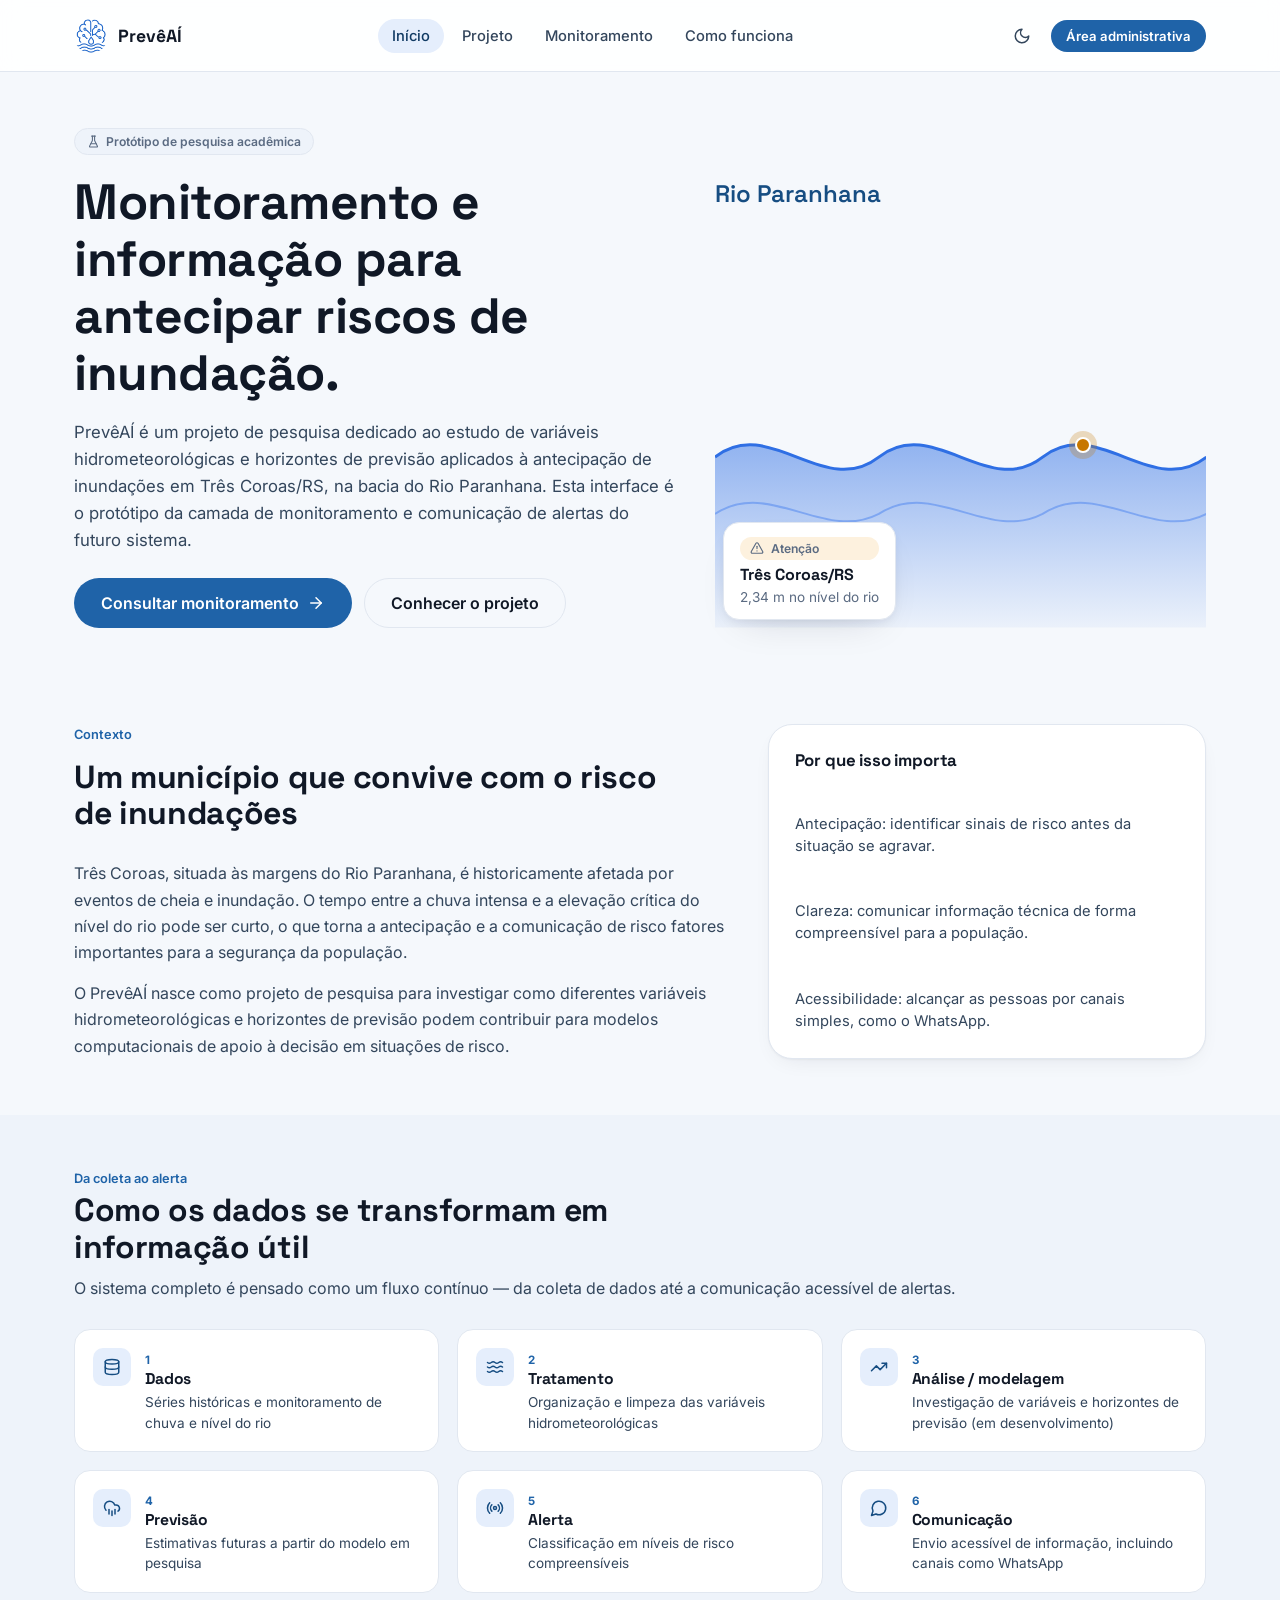
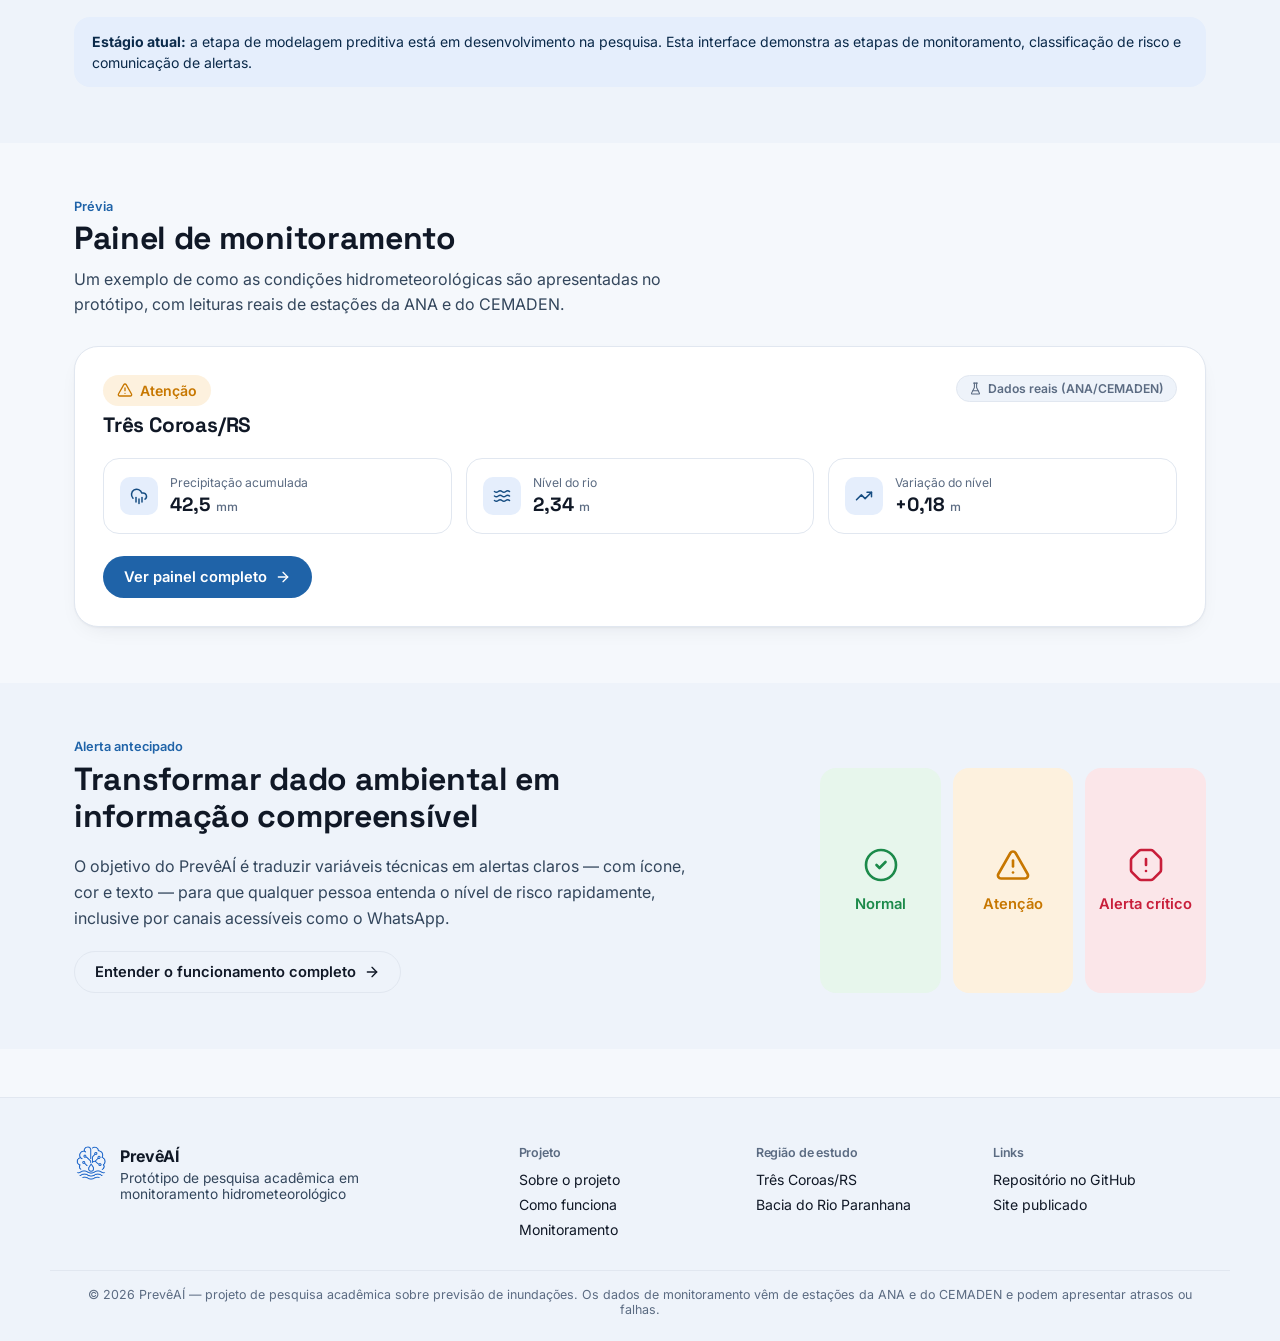
<file: index.html>
<!doctype html>
<html lang="pt-BR">

<head>
  <meta charset="UTF-8" />

  <link rel="icon" type="image/png" href="assets/img/favicon.png" />
  <link rel="apple-touch-icon" href="assets/img/apple-touch-icon.png" />

  <meta name="viewport" content="width=device-width, initial-scale=1, viewport-fit=cover" />

  <meta name="description"
    content="PrevêAÍ — protótipo de monitoramento hidrometeorológico e alertas de inundação para Três Coroas/RS." />

  <title>PrevêAÍ — Monitoramento hidrometeorológico</title>

  <link rel="preconnect" href="https://fonts.googleapis.com" />
  <link rel="preconnect" href="https://fonts.gstatic.com" crossorigin />

  <link
    href="https://fonts.googleapis.com/css2?family=Inter:wght@400;500;600;700;800&family=Space+Grotesk:wght@500;600;700&display=swap"
    rel="stylesheet" />

  <link rel="stylesheet" href="assets/css/global.css" />
  <link rel="stylesheet" href="assets/css/layout.css" />
  <link rel="stylesheet" href="assets/css/components.css" />
</head>

<body>

  <a href="#conteudo-principal" class="skip-link">
    Pular para o conteúdo principal
  </a>

  <div class="app-shell">

    <header class="site-header">
      <div class="container site-header__inner">

        <a href="index.html" class="brand" aria-label="PrevêAÍ — página inicial">
          <span class="brand__mark" aria-hidden="true">
            <img src="assets/img/logo-preveai.png" alt="" width="40" height="40" decoding="async" />
          </span>

          <span class="brand__name">PrevêAÍ</span>
        </a>

        <nav class="site-nav" aria-label="Navegação principal">
          <a href="index.html" class="site-nav__link is-active">Início</a>
          <a href="projeto.html" class="site-nav__link">Projeto</a>
          <a href="monitoramento.html" class="site-nav__link">Monitoramento</a>
          <a href="como-funciona.html" class="site-nav__link">Como funciona</a>
        </nav>

        <div class="site-header__actions">

          <button type="button" class="icon-button" data-action="toggle-theme" aria-label="Ativar tema escuro">
            <svg xmlns="http://www.w3.org/2000/svg" width="18" height="18" viewBox="0 0 24 24" fill="none"
              stroke="currentColor" stroke-width="2" stroke-linecap="round" stroke-linejoin="round" aria-hidden="true"
              focusable="false">
              <path d="M12 3a6 6 0 0 0 9 9 9 9 0 1 1-9-9Z" />
            </svg>
          </button>

          <div class="admin-quick" data-admin-session hidden>

            <a href="admin.html" class="button button--ghost button--sm">
              <svg xmlns="http://www.w3.org/2000/svg" width="16" height="16" viewBox="0 0 24 24" fill="none"
                stroke="currentColor" stroke-width="2" stroke-linecap="round" stroke-linejoin="round" aria-hidden="true"
                focusable="false">
                <path
                  d="M20 13c0 5-3.5 7.5-7.66 8.95a1 1 0 0 1-.67-.01C7.5 20.5 4 18 4 13V6a1 1 0 0 1 1-1c2 0 4.5-1.2 6.24-2.72a1.17 1.17 0 0 1 1.52 0C14.51 3.81 17 5 19 5a1 1 0 0 1 1 1z" />
                <path d="m9 12 2 2 4-4" />
              </svg>
              Painel
            </a>

            <button type="button" class="icon-button" data-action="logout"
              aria-label="Encerrar sessão de administrador">
              <svg xmlns="http://www.w3.org/2000/svg" width="18" height="18" viewBox="0 0 24 24" fill="none"
                stroke="currentColor" stroke-width="2" stroke-linecap="round" stroke-linejoin="round" aria-hidden="true"
                focusable="false">
                <path d="M9 21H5a2 2 0 0 1-2-2V5a2 2 0 0 1 2-2h4" />
                <polyline points="16 17 21 12 16 7" />
                <line x1="21" x2="9" y1="12" y2="12" />
              </svg>
            </button>

          </div>

          <a href="login.html" class="button button--primary button--sm" data-admin-login>
            Área administrativa
          </a>

        </div>
      </div>
    </header>

    <main id="conteudo-principal" class="app-main">

      <section class="hero">
        <div class="container hero__grid">

          <div class="hero__content">

            <span class="demo-badge">
              <svg xmlns="http://www.w3.org/2000/svg" width="13" height="13" viewBox="0 0 24 24" fill="none"
                stroke="currentColor" stroke-width="2" stroke-linecap="round" stroke-linejoin="round" aria-hidden="true"
                focusable="false">
                <path
                  d="M10 2v7.527a2 2 0 0 1-.211.896L4.72 20.55a1 1 0 0 0 .9 1.45h12.76a1 1 0 0 0 .9-1.45l-5.069-10.127A2 2 0 0 1 14 9.527V2" />
                <path d="M8.5 2h7" />
                <path d="M7 16h10" />
              </svg>
              Protótipo de pesquisa acadêmica
            </span>

            <h1>
              Monitoramento e informação para antecipar riscos de inundação.
            </h1>

            <p class="hero__lead">
              PrevêAÍ é um projeto de pesquisa dedicado ao estudo de variáveis
              hidrometeorológicas e horizontes de previsão aplicados à
              antecipação de inundações em Três Coroas/RS, na bacia do Rio
              Paranhana. Esta interface é o protótipo da camada de monitoramento
              e comunicação de alertas do futuro sistema.
            </p>

            <div class="hero__actions">

              <a href="monitoramento.html" class="button button--primary button--lg">
                Consultar monitoramento

                <svg xmlns="http://www.w3.org/2000/svg" width="18" height="18" viewBox="0 0 24 24" fill="none"
                  stroke="currentColor" stroke-width="2" stroke-linecap="round" stroke-linejoin="round"
                  aria-hidden="true" focusable="false">
                  <path d="M5 12h14" />
                  <path d="m12 5 7 7-7 7" />
                </svg>
              </a>

              <a href="projeto.html" class="button button--ghost button--lg">
                Conhecer o projeto
              </a>

            </div>
          </div>

          <div class="hero__visual" aria-hidden="true">

            <span class="hero__visual-label">
              Rio Paranhana
            </span>

            <svg viewBox="0 0 360 320" preserveAspectRatio="none" class="hero__wave">
              <defs>
                <linearGradient id="heroWave" x1="0" y1="0" x2="0" y2="1">
                  <stop offset="0%" stop-color="var(--color-brand-500)" stop-opacity="0.5" />
                  <stop offset="100%" stop-color="var(--color-brand-500)" stop-opacity="0.05" />
                </linearGradient>
              </defs>

              <path
                d="M0 200 C 40 170, 80 230, 120 200 C 160 170, 200 230, 240 200 C 280 170, 320 230, 360 200 L 360 320 L 0 320 Z"
                fill="url(#heroWave)" />

              <path d="M0 200 C 40 170, 80 230, 120 200 C 160 170, 200 230, 240 200 C 280 170, 320 230, 360 200"
                fill="none" stroke="var(--color-brand-500)" stroke-width="3" vector-effect="non-scaling-stroke" />

              <path d="M0 240 C 40 215, 80 260, 120 240 C 160 215, 200 260, 240 240 C 280 215, 320 260, 360 240"
                fill="none" stroke="var(--color-brand-400)" stroke-width="2" opacity="0.6"
                vector-effect="non-scaling-stroke" />
            </svg>

            <span class="hero__marker">
              <span class="hero__marker-ring"></span>
              <span class="hero__marker-dot"></span>
            </span>

            <div class="hero__visual-card">

              <span class="risk-badge risk-badge--atencao risk-badge--sm" role="status">
                <svg xmlns="http://www.w3.org/2000/svg" width="14" height="14" viewBox="0 0 24 24" fill="none"
                  stroke="currentColor" stroke-width="2" stroke-linecap="round" stroke-linejoin="round"
                  aria-hidden="true" focusable="false">
                  <path d="m21.73 18-8-14a2 2 0 0 0-3.48 0l-8 14A2 2 0 0 0 4 21h16a2 2 0 0 0 1.73-3" />
                  <path d="M12 9v4" />
                  <path d="M12 17h.01" />
                </svg>
                <span>Atenção</span>
              </span>

              <strong>Três Coroas/RS</strong>
              <span>2,34 m no nível do rio</span>

            </div>
          </div>

        </div>
      </section>

      <section class="section">

        <div class="container problem-grid">

          <div>

            <div class="section-heading">
              <p class="section-heading__eyebrow">Contexto</p>

              <h2>
                Um município que convive com o risco de inundações
              </h2>
            </div>

            <p>
              Três Coroas, situada às margens do Rio Paranhana, é historicamente
              afetada por eventos de cheia e inundação. O tempo entre a chuva
              intensa e a elevação crítica do nível do rio pode ser curto, o que
              torna a antecipação e a comunicação de risco fatores importantes
              para a segurança da população.
            </p>

            <p>
              O PrevêAÍ nasce como projeto de pesquisa para investigar como
              diferentes variáveis hidrometeorológicas e horizontes de previsão
              podem contribuir para modelos computacionais de apoio à decisão em
              situações de risco.
            </p>

          </div>

          <div class="problem-card">

            <h3>Por que isso importa</h3>

            <ul>
              <li>
                Antecipação: identificar sinais de risco antes da situação se agravar.
              </li>
              <li>
                Clareza: comunicar informação técnica de forma compreensível para a população.
              </li>
              <li>
                Acessibilidade: alcançar as pessoas por canais simples, como o WhatsApp.
              </li>
            </ul>

          </div>

        </div>
      </section>

      <section class="section section--alt">

        <div class="container">

          <div class="section-heading">

            <p class="section-heading__eyebrow">
              Da coleta ao alerta
            </p>

            <h2>
              Como os dados se transformam em informação útil
            </h2>

            <p class="section-heading__desc">
              O sistema completo é pensado como um fluxo contínuo — da coleta
              de dados até a comunicação acessível de alertas.
            </p>

          </div>

          <div class="pipeline">

            <div class="pipeline__step">

              <div class="pipeline__icon">
                <svg xmlns="http://www.w3.org/2000/svg" width="18" height="18" viewBox="0 0 24 24" fill="none"
                  stroke="currentColor" stroke-width="2" stroke-linecap="round" stroke-linejoin="round"
                  aria-hidden="true" focusable="false">
                  <ellipse cx="12" cy="5" rx="9" ry="3" />
                  <path d="M3 5V19A9 3 0 0 0 21 19V5" />
                  <path d="M3 12A9 3 0 0 0 21 12" />
                </svg>
              </div>

              <div>
                <span class="pipeline__index">1</span>
                <h3>Dados</h3>
                <p>
                  Séries históricas e monitoramento de chuva e nível do rio
                </p>
              </div>

            </div>

            <div class="pipeline__step">

              <div class="pipeline__icon">
                <svg xmlns="http://www.w3.org/2000/svg" width="18" height="18" viewBox="0 0 24 24" fill="none"
                  stroke="currentColor" stroke-width="2" stroke-linecap="round" stroke-linejoin="round"
                  aria-hidden="true" focusable="false">
                  <path d="M2 6c.6.5 1.2 1 2.5 1C7 7 7 5 9.5 5c2.6 0 2.4 2 5 2 2.5 0 2.5-2 5-2 1.3 0 1.9.5 2.5 1" />
                  <path d="M2 12c.6.5 1.2 1 2.5 1 2.5 0 2.5-2 5-2 2.6 0 2.4 2 5 2 2.5 0 2.5-2 5-2 1.3 0 1.9.5 2.5 1" />
                  <path d="M2 18c.6.5 1.2 1 2.5 1 2.5 0 2.5-2 5-2 2.6 0 2.4 2 5 2 2.5 0 2.5-2 5-2 1.3 0 1.9.5 2.5 1" />
                </svg>
              </div>

              <div>
                <span class="pipeline__index">2</span>
                <h3>Tratamento</h3>
                <p>
                  Organização e limpeza das variáveis hidrometeorológicas
                </p>
              </div>

            </div>

            <div class="pipeline__step">

              <div class="pipeline__icon">
                <svg xmlns="http://www.w3.org/2000/svg" width="18" height="18" viewBox="0 0 24 24" fill="none"
                  stroke="currentColor" stroke-width="2" stroke-linecap="round" stroke-linejoin="round"
                  aria-hidden="true" focusable="false">
                  <polyline points="22 7 13.5 15.5 8.5 10.5 2 17" />
                  <polyline points="16 7 22 7 22 13" />
                </svg>
              </div>

              <div>
                <span class="pipeline__index">3</span>
                <h3>Análise / modelagem</h3>
                <p>
                  Investigação de variáveis e horizontes de previsão (em desenvolvimento)
                </p>
              </div>

            </div>

            <div class="pipeline__step">

              <div class="pipeline__icon">
                <svg xmlns="http://www.w3.org/2000/svg" width="18" height="18" viewBox="0 0 24 24" fill="none"
                  stroke="currentColor" stroke-width="2" stroke-linecap="round" stroke-linejoin="round"
                  aria-hidden="true" focusable="false">
                  <path d="M4 14.899A7 7 0 1 1 15.71 8h1.79a4.5 4.5 0 0 1 2.5 8.242" />
                  <path d="M16 14v6" />
                  <path d="M8 14v6" />
                  <path d="M12 16v6" />
                </svg>
              </div>

              <div>
                <span class="pipeline__index">4</span>
                <h3>Previsão</h3>
                <p>
                  Estimativas futuras a partir do modelo em pesquisa
                </p>
              </div>

            </div>

            <div class="pipeline__step">

              <div class="pipeline__icon">
                <svg xmlns="http://www.w3.org/2000/svg" width="18" height="18" viewBox="0 0 24 24" fill="none"
                  stroke="currentColor" stroke-width="2" stroke-linecap="round" stroke-linejoin="round"
                  aria-hidden="true" focusable="false">
                  <path d="M4.9 19.1C1 15.2 1 8.8 4.9 4.9" />
                  <path d="M7.8 16.2c-2.3-2.3-2.3-6.1 0-8.5" />
                  <circle cx="12" cy="12" r="2" />
                  <path d="M16.2 7.8c2.3 2.3 2.3 6.1 0 8.5" />
                  <path d="M19.1 4.9C23 8.8 23 15.1 19.1 19" />
                </svg>
              </div>

              <div>
                <span class="pipeline__index">5</span>
                <h3>Alerta</h3>
                <p>
                  Classificação em níveis de risco compreensíveis
                </p>
              </div>

            </div>

            <div class="pipeline__step">

              <div class="pipeline__icon">
                <svg xmlns="http://www.w3.org/2000/svg" width="18" height="18" viewBox="0 0 24 24" fill="none"
                  stroke="currentColor" stroke-width="2" stroke-linecap="round" stroke-linejoin="round"
                  aria-hidden="true" focusable="false">
                  <path d="M7.9 20A9 9 0 1 0 4 16.1L2 22Z" />
                </svg>
              </div>

              <div>
                <span class="pipeline__index">6</span>
                <h3>Comunicação</h3>
                <p>
                  Envio acessível de informação, incluindo canais como WhatsApp
                </p>
              </div>

            </div>

          </div>

          <p class="pipeline__note">
            <strong>Estágio atual:</strong> a etapa de modelagem preditiva está
            em desenvolvimento na pesquisa. Esta interface demonstra as etapas
            de monitoramento, classificação de risco e comunicação de alertas.
          </p>

        </div>
      </section>

      <section class="section">

        <div class="container">

          <div class="section-heading">

            <p class="section-heading__eyebrow">Prévia</p>

            <h2>Painel de monitoramento</h2>

            <p class="section-heading__desc">
              Um exemplo de como as condições hidrometeorológicas são
              apresentadas no protótipo, com leituras reais de estações da ANA e do CEMADEN.
            </p>

          </div>

          <div class="monitoring-preview">

            <div class="monitoring-preview__header">

              <div>

                <span class="risk-badge risk-badge--atencao risk-badge--md" role="status">
                  <svg xmlns="http://www.w3.org/2000/svg" width="16" height="16" viewBox="0 0 24 24" fill="none"
                    stroke="currentColor" stroke-width="2" stroke-linecap="round" stroke-linejoin="round"
                    aria-hidden="true" focusable="false">
                    <path d="m21.73 18-8-14a2 2 0 0 0-3.48 0l-8 14A2 2 0 0 0 4 21h16a2 2 0 0 0 1.73-3" />
                    <path d="M12 9v4" />
                    <path d="M12 17h.01" />
                  </svg>
                  <span>Atenção</span>
                </span>

                <h3>Três Coroas/RS</h3>

              </div>

              <span class="demo-badge">

                <svg xmlns="http://www.w3.org/2000/svg" width="13" height="13" viewBox="0 0 24 24" fill="none"
                  stroke="currentColor" stroke-width="2" stroke-linecap="round" stroke-linejoin="round"
                  aria-hidden="true" focusable="false">
                  <path
                    d="M10 2v7.527a2 2 0 0 1-.211.896L4.72 20.55a1 1 0 0 0 .9 1.45h12.76a1 1 0 0 0 .9-1.45l-5.069-10.127A2 2 0 0 1 14 9.527V2" />
                  <path d="M8.5 2h7" />
                  <path d="M7 16h10" />
                </svg>

                Dados reais (ANA/CEMADEN)

              </span>

            </div>

            <div class="monitoring-preview__stats">

              <div class="stat-card">

                <div class="stat-card__icon" aria-hidden="true">
                  <svg xmlns="http://www.w3.org/2000/svg" width="18" height="18" viewBox="0 0 24 24" fill="none"
                    stroke="currentColor" stroke-width="2" stroke-linecap="round" stroke-linejoin="round"
                    aria-hidden="true" focusable="false">
                    <path d="M4 14.899A7 7 0 1 1 15.71 8h1.79a4.5 4.5 0 0 1 2.5 8.242" />
                    <path d="M16 14v6" />
                    <path d="M8 14v6" />
                    <path d="M12 16v6" />
                  </svg>
                </div>

                <div class="stat-card__body">
                  <span class="stat-card__label">
                    Precipitação acumulada
                  </span>

                  <span class="stat-card__value">
                    42,5
                    <span class="stat-card__unit"> mm</span>
                  </span>
                </div>

              </div>

              <div class="stat-card">

                <div class="stat-card__icon" aria-hidden="true">
                  <svg xmlns="http://www.w3.org/2000/svg" width="18" height="18" viewBox="0 0 24 24" fill="none"
                    stroke="currentColor" stroke-width="2" stroke-linecap="round" stroke-linejoin="round"
                    aria-hidden="true" focusable="false">
                    <path d="M2 6c.6.5 1.2 1 2.5 1C7 7 7 5 9.5 5c2.6 0 2.4 2 5 2 2.5 0 2.5-2 5-2 1.3 0 1.9.5 2.5 1" />
                    <path
                      d="M2 12c.6.5 1.2 1 2.5 1 2.5 0 2.5-2 5-2 2.6 0 2.4 2 5 2 2.5 0 2.5-2 5-2 1.3 0 1.9.5 2.5 1" />
                    <path
                      d="M2 18c.6.5 1.2 1 2.5 1 2.5 0 2.5-2 5-2 2.6 0 2.4 2 5 2 2.5 0 2.5-2 5-2 1.3 0 1.9.5 2.5 1" />
                  </svg>
                </div>

                <div class="stat-card__body">
                  <span class="stat-card__label">
                    Nível do rio
                  </span>

                  <span class="stat-card__value">
                    2,34
                    <span class="stat-card__unit"> m</span>
                  </span>
                </div>

              </div>

              <div class="stat-card">

                <div class="stat-card__icon" aria-hidden="true">
                  <svg xmlns="http://www.w3.org/2000/svg" width="18" height="18" viewBox="0 0 24 24" fill="none"
                    stroke="currentColor" stroke-width="2" stroke-linecap="round" stroke-linejoin="round"
                    aria-hidden="true" focusable="false">
                    <polyline points="22 7 13.5 15.5 8.5 10.5 2 17" />
                    <polyline points="16 7 22 7 22 13" />
                  </svg>
                </div>

                <div class="stat-card__body">
                  <span class="stat-card__label">
                    Variação do nível
                  </span>

                  <span class="stat-card__value">
                    +0,18
                    <span class="stat-card__unit"> m</span>
                  </span>
                </div>

              </div>

            </div>

            <a href="monitoramento.html" class="button button--primary">
              Ver painel completo

              <svg xmlns="http://www.w3.org/2000/svg" width="16" height="16" viewBox="0 0 24 24" fill="none"
                stroke="currentColor" stroke-width="2" stroke-linecap="round" stroke-linejoin="round" aria-hidden="true"
                focusable="false">
                <path d="M5 12h14" />
                <path d="m12 5 7 7-7 7" />
              </svg>
            </a>

          </div>
        </div>
      </section>

      <section class="section section--alt">

        <div class="container early-warning">

          <div class="early-warning__text">

            <div class="section-heading">

              <p class="section-heading__eyebrow">
                Alerta antecipado
              </p>

              <h2>
                Transformar dado ambiental em informação compreensível
              </h2>

              <p class="section-heading__desc">
                O objetivo do PrevêAÍ é traduzir variáveis técnicas em alertas
                claros — com ícone, cor e texto — para que qualquer pessoa
                entenda o nível de risco rapidamente, inclusive por canais
                acessíveis como o WhatsApp.
              </p>

            </div>

            <a href="como-funciona.html" class="button button--ghost">
              Entender o funcionamento completo

              <svg xmlns="http://www.w3.org/2000/svg" width="16" height="16" viewBox="0 0 24 24" fill="none"
                stroke="currentColor" stroke-width="2" stroke-linecap="round" stroke-linejoin="round" aria-hidden="true"
                focusable="false">
                <path d="M5 12h14" />
                <path d="m12 5 7 7-7 7" />
              </svg>
            </a>

          </div>

          <div class="early-warning__levels" role="list">

            <div class="level-tile level-tile--normal" role="listitem">
              <svg xmlns="http://www.w3.org/2000/svg" width="36" height="36" viewBox="0 0 24 24" fill="none"
                stroke="currentColor" stroke-width="1.75" stroke-linecap="round" stroke-linejoin="round"
                aria-hidden="true" focusable="false">
                <circle cx="12" cy="12" r="10" />
                <path d="m9 12 2 2 4-4" />
              </svg>

              <span>Normal</span>
            </div>

            <div class="level-tile level-tile--atencao" role="listitem">
              <svg xmlns="http://www.w3.org/2000/svg" width="36" height="36" viewBox="0 0 24 24" fill="none"
                stroke="currentColor" stroke-width="1.75" stroke-linecap="round" stroke-linejoin="round"
                aria-hidden="true" focusable="false">
                <path d="m21.73 18-8-14a2 2 0 0 0-3.48 0l-8 14A2 2 0 0 0 4 21h16a2 2 0 0 0 1.73-3" />
                <path d="M12 9v4" />
                <path d="M12 17h.01" />
              </svg>

              <span>Atenção</span>
            </div>

            <div class="level-tile level-tile--critico" role="listitem">
              <svg xmlns="http://www.w3.org/2000/svg" width="36" height="36" viewBox="0 0 24 24" fill="none"
                stroke="currentColor" stroke-width="1.75" stroke-linecap="round" stroke-linejoin="round"
                aria-hidden="true" focusable="false">
                <path d="M12 16h.01" />
                <path d="M12 8v4" />
                <path
                  d="M15.312 2a2 2 0 0 1 1.414.586l4.688 4.688A2 2 0 0 1 22 8.688v6.624a2 2 0 0 1-.586 1.414l-4.688 4.688a2 2 0 0 1-1.414.586H8.688a2 2 0 0 1-1.414-.586l-4.688-4.688A2 2 0 0 1 2 15.312V8.688a2 2 0 0 1 .586-1.414l4.688-4.688A2 2 0 0 1 8.688 2z" />
              </svg>

              <span>Alerta crítico</span>
            </div>

          </div>
        </div>
      </section>

    </main>

    <footer class="site-footer">

      <div class="container site-footer__inner">

        <div class="site-footer__brand">

          <span class="brand__mark" aria-hidden="true">
            <img src="assets/img/logo-preveai.png" alt="" width="40" height="40" decoding="async" />
          </span>

          <div>
            <strong>PrevêAÍ</strong>

            <p>
              Protótipo de pesquisa acadêmica em monitoramento hidrometeorológico
            </p>
          </div>

        </div>

        <div class="site-footer__cols">

          <div>
            <h3>Projeto</h3>

            <ul>
              <li>
                <a href="projeto.html">Sobre o projeto</a>
              </li>
              <li>
                <a href="como-funciona.html">Como funciona</a>
              </li>
              <li>
                <a href="monitoramento.html">Monitoramento</a>
              </li>
            </ul>
          </div>

          <div>
            <h3>Região de estudo</h3>

            <ul>
              <li>Três Coroas/RS</li>
              <li>Bacia do Rio Paranhana</li>
            </ul>
          </div>

          <div>
            <h3>Links</h3>

            <ul>
              <li>
                <a href="https://github.com/alezimkkj/preve-ai-front" target="_blank" rel="noopener noreferrer">Repositório no GitHub</a>
              </li>
              <li>
                <a href="https://alezimkkj.github.io/preve-ai-front/" target="_blank" rel="noopener noreferrer">Site publicado</a>
              </li>
            </ul>
          </div>

        </div>
      </div>

      <div class="site-footer__bottom container">
        <p>
          © 2026 PrevêAÍ — projeto de pesquisa acadêmica sobre previsão de
          inundações. Os dados de monitoramento vêm de estações da ANA e do CEMADEN e podem apresentar atrasos ou falhas.
        </p>
      </div>

    </footer>

    <nav class="bottom-nav" aria-label="Navegação principal (móvel)">

      <a href="index.html" class="bottom-nav__item is-active">
        <svg xmlns="http://www.w3.org/2000/svg" width="20" height="20" viewBox="0 0 24 24" fill="none"
          stroke="currentColor" stroke-width="2" stroke-linecap="round" stroke-linejoin="round" aria-hidden="true"
          focusable="false">
          <path d="m3 9 9-7 9 7v11a2 2 0 0 1-2 2H5a2 2 0 0 1-2-2z" />
          <polyline points="9 22 9 12 15 12 15 22" />
        </svg>

        <span>Início</span>
      </a>

      <a href="projeto.html" class="bottom-nav__item">
        <svg xmlns="http://www.w3.org/2000/svg" width="20" height="20" viewBox="0 0 24 24" fill="none"
          stroke="currentColor" stroke-width="2" stroke-linecap="round" stroke-linejoin="round" aria-hidden="true"
          focusable="false">
          <path d="M15 2H6a2 2 0 0 0-2 2v16a2 2 0 0 0 2 2h12a2 2 0 0 0 2-2V7Z" />
          <path d="M14 2v4a2 2 0 0 0 2 2h4" />
          <path d="M10 9H8" />
          <path d="M16 13H8" />
          <path d="M16 17H8" />
        </svg>

        <span>Projeto</span>
      </a>

      <a href="monitoramento.html" class="bottom-nav__item">
        <svg xmlns="http://www.w3.org/2000/svg" width="20" height="20" viewBox="0 0 24 24" fill="none"
          stroke="currentColor" stroke-width="2" stroke-linecap="round" stroke-linejoin="round" aria-hidden="true"
          focusable="false">
          <path
            d="M22 12h-2.48a2 2 0 0 0-1.93 1.46l-2.35 8.36a.25.25 0 0 1-.48 0L9.24 2.18a.25.25 0 0 0-.48 0l-2.35 8.36A2 2 0 0 1 4.49 12H2" />
        </svg>

        <span>Monitorar</span>
      </a>

      <a href="como-funciona.html" class="bottom-nav__item">
        <svg xmlns="http://www.w3.org/2000/svg" width="20" height="20" viewBox="0 0 24 24" fill="none"
          stroke="currentColor" stroke-width="2" stroke-linecap="round" stroke-linejoin="round" aria-hidden="true"
          focusable="false">
          <circle cx="12" cy="12" r="10" />
          <path d="M9.09 9a3 3 0 0 1 5.83 1c0 2-3 3-3 3" />
          <path d="M12 17h.01" />
        </svg>

        <span>Funciona</span>
      </a>

      <a href="login.html" class="bottom-nav__item" data-admin-nav>
        <svg xmlns="http://www.w3.org/2000/svg" width="20" height="20" viewBox="0 0 24 24" fill="none"
          stroke="currentColor" stroke-width="2" stroke-linecap="round" stroke-linejoin="round" aria-hidden="true"
          focusable="false">
          <path
            d="M20 13c0 5-3.5 7.5-7.66 8.95a1 1 0 0 1-.67-.01C7.5 20.5 4 18 4 13V6a1 1 0 0 1 1-1c2 0 4.5-1.2 6.24-2.72a1.17 1.17 0 0 1 1.52 0C14.51 3.81 17 5 19 5a1 1 0 0 1 1 1z" />
          <path d="m9 12 2 2 4-4" />
        </svg>

        <span>Admin</span>
      </a>

    </nav>

  </div>

  <div class="toast-stack" id="toast-stack" role="status" aria-live="polite"></div>

  <script src="assets/js/icons.js"></script>
  <script src="assets/js/app.js"></script>

</body>

</html>
</file>
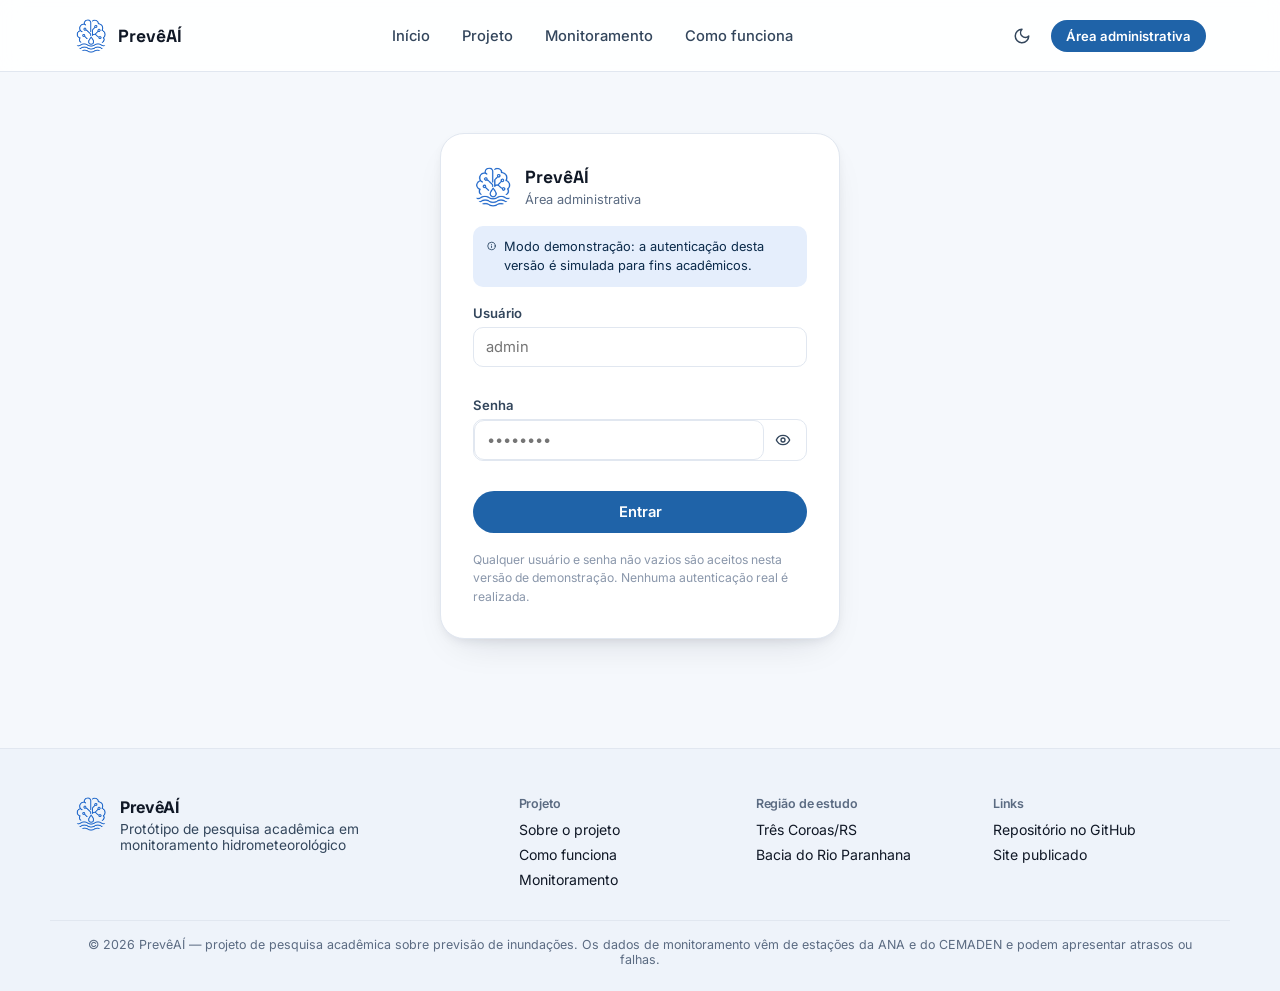
<file: admin.html>
<!doctype html>
<html lang="pt-BR">

<head>
  <meta charset="UTF-8" />

  <link rel="icon" type="image/png" href="assets/img/favicon.png" />
  <link rel="apple-touch-icon" href="assets/img/apple-touch-icon.png" />

  <meta name="viewport" content="width=device-width, initial-scale=1, viewport-fit=cover" />

  <meta name="description"
    content="PrevêAÍ — protótipo de monitoramento hidrometeorológico e alertas de inundação para Três Coroas/RS." />

  <title>Painel administrativo — PrevêAÍ</title>

  <link rel="preconnect" href="https://fonts.googleapis.com" />
  <link rel="preconnect" href="https://fonts.gstatic.com" crossorigin />

  <link
    href="https://fonts.googleapis.com/css2?family=Inter:wght@400;500;600;700;800&family=Space+Grotesk:wght@500;600;700&display=swap"
    rel="stylesheet" />

  <link rel="stylesheet" href="assets/css/global.css" />
  <link rel="stylesheet" href="assets/css/layout.css" />
  <link rel="stylesheet" href="assets/css/components.css" />
</head>

<body>
  <a href="#conteudo-principal" class="skip-link">
    Pular para o conteúdo principal
  </a>

  <div class="app-shell">
    <header class="site-header">
      <div class="container site-header__inner">
        <a href="index.html" class="brand" aria-label="PrevêAÍ — página inicial">
          <span class="brand__mark" aria-hidden="true">
            <img src="assets/img/logo-preveai.png" alt="" width="40" height="40" decoding="async" />
          </span>
          <span class="brand__name">PrevêAÍ</span>
        </a>

        <nav class="site-nav" aria-label="Navegação principal">
          <a href="index.html" class="site-nav__link">Início</a>
          <a href="projeto.html" class="site-nav__link">Projeto</a>
          <a href="monitoramento.html" class="site-nav__link">
            Monitoramento
          </a>
          <a href="como-funciona.html" class="site-nav__link">
            Como funciona
          </a>
        </nav>

        <div class="site-header__actions">
          <button type="button" class="icon-button" data-action="toggle-theme" aria-label="Ativar tema escuro">
            <svg xmlns="http://www.w3.org/2000/svg" width="18" height="18" viewBox="0 0 24 24" fill="none"
              stroke="currentColor" stroke-width="2" stroke-linecap="round" stroke-linejoin="round" aria-hidden="true"
              focusable="false">
              <path d="M12 3a6 6 0 0 0 9 9 9 9 0 1 1-9-9Z" />
            </svg>
          </button>

          <div class="admin-quick" data-admin-session hidden>
            <a href="admin.html" class="button button--ghost button--sm">
              <svg xmlns="http://www.w3.org/2000/svg" width="16" height="16" viewBox="0 0 24 24" fill="none"
                stroke="currentColor" stroke-width="2" stroke-linecap="round" stroke-linejoin="round" aria-hidden="true"
                focusable="false">
                <path
                  d="M20 13c0 5-3.5 7.5-7.66 8.95a1 1 0 0 1-.67-.01C7.5 20.5 4 18 4 13V6a1 1 0 0 1 1-1c2 0 4.5-1.2 6.24-2.72a1.17 1.17 0 0 1 1.52 0C14.51 3.81 17 5 19 5a1 1 0 0 1 1 1z" />
                <path d="m9 12 2 2 4-4" />
              </svg>
              Painel
            </a>

            <button type="button" class="icon-button" data-action="logout"
              aria-label="Encerrar sessão de administrador">
              <svg xmlns="http://www.w3.org/2000/svg" width="18" height="18" viewBox="0 0 24 24" fill="none"
                stroke="currentColor" stroke-width="2" stroke-linecap="round" stroke-linejoin="round" aria-hidden="true"
                focusable="false">
                <path d="M9 21H5a2 2 0 0 1-2-2V5a2 2 0 0 1 2-2h4" />
                <polyline points="16 17 21 12 16 7" />
                <line x1="21" x2="9" y1="12" y2="12" />
              </svg>
            </button>
          </div>

          <a href="login.html" class="button button--primary button--sm" data-admin-login>
            Área administrativa
          </a>
        </div>
      </div>
    </header>

    <main id="conteudo-principal" class="app-main">
      <div class="page-admin">
        <section class="section page-hero page-hero--admin">
          <div class="container admin-header">
            <div>
              <div class="section-heading">
                <p class="section-heading__eyebrow">
                  Gerenciamento de alertas do PrevêAÍ
                </p>

                <h2>Painel administrativo</h2>
              </div>

              <span class="admin-badge">
                <svg xmlns="http://www.w3.org/2000/svg" width="14" height="14" viewBox="0 0 24 24" fill="none"
                  stroke="currentColor" stroke-width="2" stroke-linecap="round" stroke-linejoin="round"
                  aria-hidden="true" focusable="false">
                  <path
                    d="M20 13c0 5-3.5 7.5-7.66 8.95a1 1 0 0 1-.67-.01C7.5 20.5 4 18 4 13V6a1 1 0 0 1 1-1c2 0 4.5-1.2 6.24-2.72a1.17 1.17 0 0 1 1.52 0C14.51 3.81 17 5 19 5a1 1 0 0 1 1 1z" />
                  <path d="m9 12 2 2 4-4" />
                </svg>
                Administrador
                <span id="admin-user"></span>
                — modo demonstração
              </span>
            </div>

            <button type="button" class="button button--primary" id="create-alert">
              <svg xmlns="http://www.w3.org/2000/svg" width="18" height="18" viewBox="0 0 24 24" fill="none"
                stroke="currentColor" stroke-width="2" stroke-linecap="round" stroke-linejoin="round" aria-hidden="true"
                focusable="false">
                <path d="M5 12h14" />
                <path d="M12 5v14" />
              </svg>
              Criar novo alerta
            </button>
          </div>
        </section>

        <section class="section" style="padding-top: 0">
          <div class="container">
            <div class="summary-grid">
              <div class="summary-card">
                <span class="summary-card__label">Alertas ativos</span>
                <span class="summary-card__value" id="sum-active">
                  —
                </span>
              </div>

              <div class="summary-card">
                <span class="summary-card__label">
                  Alertas criados hoje
                </span>
                <span class="summary-card__value" id="sum-today">
                  —
                </span>
              </div>

              <div class="summary-card">
                <span class="summary-card__label">
                  Municípios com alertas
                </span>
                <span class="summary-card__value" id="sum-mun">
                  —
                </span>
              </div>

              <div class="summary-card">
                <span class="summary-card__label">Último alerta</span>
                <span class="summary-card__value summary-card__value--sm" id="sum-latest">
                  —
                </span>
              </div>
            </div>

            <div class="admin-filters" role="group" aria-label="Filtrar alertas">
              <button type="button" class="chip is-active" data-filter="todos" aria-pressed="true">
                Todos
              </button>

              <button type="button" class="chip" data-filter="ativos" aria-pressed="false">
                Ativos
              </button>

              <button type="button" class="chip" data-filter="encerrados" aria-pressed="false">
                Encerrados
              </button>

              <button type="button" class="chip" data-filter="normal" aria-pressed="false">
                Normal
              </button>

              <button type="button" class="chip" data-filter="atencao" aria-pressed="false">
                Atenção
              </button>

              <button type="button" class="chip" data-filter="critico" aria-pressed="false">
                Alerta crítico
              </button>
            </div>

            <p class="empty-state" id="empty-filter" hidden>
              Nenhum alerta encontrado para este filtro.
            </p>

            <div class="admin-table" role="table" aria-label="Lista de alertas" id="alerts-table">
              <div class="admin-table__head" role="row">
                <span role="columnheader">Nível</span>
                <span role="columnheader">Município</span>
                <span role="columnheader">Título</span>
                <span role="columnheader">Data</span>
                <span role="columnheader">Status</span>
                <span role="columnheader">Ações</span>
              </div>
            </div>

            <div class="empty-state empty-state--full" id="empty-all" hidden>
              <svg xmlns="http://www.w3.org/2000/svg" width="22" height="22" viewBox="0 0 24 24" fill="none"
                stroke="currentColor" stroke-width="2" stroke-linecap="round" stroke-linejoin="round" aria-hidden="true"
                focusable="false">
                <path d="M6 8a6 6 0 0 1 12 0c0 7 3 9 3 9H3s3-2 3-9" />
                <path d="M10.3 21a1.94 1.94 0 0 0 3.4 0" />
              </svg>

              <p>
                Nenhum alerta cadastrado ainda. Crie o primeiro alerta para
                começar.
              </p>
            </div>
          </div>
        </section>
      </div>
    </main>

    <footer class="site-footer">
      <div class="container site-footer__inner">
        <div class="site-footer__brand">
          <span class="brand__mark" aria-hidden="true">
            <img src="assets/img/logo-preveai.png" alt="" width="40" height="40" decoding="async" />
          </span>

          <div>
            <strong>PrevêAÍ</strong>
            <p>
              Protótipo de pesquisa acadêmica em monitoramento
              hidrometeorológico
            </p>
          </div>
        </div>

        <div class="site-footer__cols">
          <div>
            <h3>Projeto</h3>
            <ul>
              <li>
                <a href="projeto.html">Sobre o projeto</a>
              </li>
              <li>
                <a href="como-funciona.html">Como funciona</a>
              </li>
              <li>
                <a href="monitoramento.html">Monitoramento</a>
              </li>
            </ul>
          </div>

          <div>
            <h3>Região de estudo</h3>
            <ul>
              <li>Três Coroas/RS</li>
              <li>Bacia do Rio Paranhana</li>
            </ul>
          </div>

          <div>
            <h3>Links</h3>
            <ul>
              <li>
                <a href="https://github.com/alezimkkj/preve-ai-front" target="_blank" rel="noopener noreferrer">Repositório no GitHub</a>
              </li>
              <li>
                <a href="https://alezimkkj.github.io/preve-ai-front/" target="_blank" rel="noopener noreferrer">Site publicado</a>
              </li>
            </ul>
          </div>
        </div>
      </div>

      <div class="site-footer__bottom container">
        <p>
          © 2026 PrevêAÍ — projeto de pesquisa acadêmica sobre previsão de
          inundações. Os dados de monitoramento vêm de estações da ANA e do CEMADEN e podem apresentar atrasos ou falhas.
        </p>
      </div>
    </footer>

    <nav class="bottom-nav" aria-label="Navegação principal (móvel)">
      <a href="index.html" class="bottom-nav__item">
        <svg xmlns="http://www.w3.org/2000/svg" width="20" height="20" viewBox="0 0 24 24" fill="none"
          stroke="currentColor" stroke-width="2" stroke-linecap="round" stroke-linejoin="round" aria-hidden="true"
          focusable="false">
          <path d="m3 9 9-7 9 7v11a2 2 0 0 1-2 2H5a2 2 0 0 1-2-2z" />
          <polyline points="9 22 9 12 15 12 15 22" />
        </svg>
        <span>Início</span>
      </a>

      <a href="projeto.html" class="bottom-nav__item">
        <svg xmlns="http://www.w3.org/2000/svg" width="20" height="20" viewBox="0 0 24 24" fill="none"
          stroke="currentColor" stroke-width="2" stroke-linecap="round" stroke-linejoin="round" aria-hidden="true"
          focusable="false">
          <path d="M15 2H6a2 2 0 0 0-2 2v16a2 2 0 0 0 2 2h12a2 2 0 0 0 2-2V7Z" />
          <path d="M14 2v4a2 2 0 0 0 2 2h4" />
          <path d="M10 9H8" />
          <path d="M16 13H8" />
          <path d="M16 17H8" />
        </svg>
        <span>Projeto</span>
      </a>

      <a href="monitoramento.html" class="bottom-nav__item">
        <svg xmlns="http://www.w3.org/2000/svg" width="20" height="20" viewBox="0 0 24 24" fill="none"
          stroke="currentColor" stroke-width="2" stroke-linecap="round" stroke-linejoin="round" aria-hidden="true"
          focusable="false">
          <path
            d="M22 12h-2.48a2 2 0 0 0-1.93 1.46l-2.35 8.36a.25.25 0 0 1-.48 0L9.24 2.18a.25.25 0 0 0-.48 0l-2.35 8.36A2 2 0 0 1 4.49 12H2" />
        </svg>
        <span>Monitorar</span>
      </a>

      <a href="como-funciona.html" class="bottom-nav__item">
        <svg xmlns="http://www.w3.org/2000/svg" width="20" height="20" viewBox="0 0 24 24" fill="none"
          stroke="currentColor" stroke-width="2" stroke-linecap="round" stroke-linejoin="round" aria-hidden="true"
          focusable="false">
          <circle cx="12" cy="12" r="10" />
          <path d="M9.09 9a3 3 0 0 1 5.83 1c0 2-3 3-3 3" />
          <path d="M12 17h.01" />
        </svg>
        <span>Funciona</span>
      </a>

      <a href="admin.html" class="bottom-nav__item is-active" data-admin-nav>
        <svg xmlns="http://www.w3.org/2000/svg" width="20" height="20" viewBox="0 0 24 24" fill="none"
          stroke="currentColor" stroke-width="2" stroke-linecap="round" stroke-linejoin="round" aria-hidden="true"
          focusable="false">
          <path
            d="M20 13c0 5-3.5 7.5-7.66 8.95a1 1 0 0 1-.67-.01C7.5 20.5 4 18 4 13V6a1 1 0 0 1 1-1c2 0 4.5-1.2 6.24-2.72a1.17 1.17 0 0 1 1.52 0C14.51 3.81 17 5 19 5a1 1 0 0 1 1 1z" />
          <path d="m9 12 2 2 4-4" />
        </svg>
        <span>Painel</span>
      </a>
    </nav>

    <div class="dialog-overlay" id="alert-dialog" hidden>
      <div class="dialog-panel" role="dialog" aria-modal="true" aria-labelledby="alert-dialog-title"
        style="max-width:620px">
        <div class="dialog-panel__header">
          <h2 id="alert-dialog-title">Criar novo alerta</h2>

          <button type="button" class="icon-button" data-close aria-label="Fechar">
            <svg xmlns="http://www.w3.org/2000/svg" width="18" height="18" viewBox="0 0 24 24" fill="none"
              stroke="currentColor" stroke-width="2" stroke-linecap="round" stroke-linejoin="round" aria-hidden="true"
              focusable="false">
              <path d="M18 6 6 18" />
              <path d="m6 6 12 12" />
            </svg>
          </button>
        </div>

        <div class="dialog-panel__body">
          <form class="alert-form" id="alert-form" novalidate>
            <div class="form-grid">
              <div class="form-field">
                <label for="municipality">Município</label>

                <select id="municipality">
                  <option value="Três Coroas" selected>
                    Três Coroas
                  </option>
                  <option value="Igrejinha">Igrejinha</option>
                  <option value="Taquara">Taquara</option>
                  <option value="Gramado">Gramado</option>
                  <option value="Canela">Canela</option>
                </select>

                <span class="field-error" data-err="municipality" hidden></span>
              </div>

              <div class="form-field">
                <label for="level">Nível do alerta</label>

                <select id="level">
                  <option value="normal" selected>Normal</option>
                  <option value="atencao">Atenção</option>
                  <option value="critico">Alerta crítico</option>
                </select>
              </div>
            </div>

            <div class="form-field">
              <label for="title">Título</label>

              <input id="title" type="text" value="" placeholder="Ex.: Elevação do nível do Rio Paranhana" />

              <span class="field-error" data-err="title" hidden></span>
            </div>

            <div class="form-field">
              <label for="message">Mensagem</label>

              <textarea id="message" rows="4"
                placeholder="Descreva a situação monitorada e as recomendações relevantes."></textarea>

              <span class="field-error" data-err="message" hidden></span>
            </div>

            <div class="form-grid">
              <div class="form-field">
                <label for="riverLevel">
                  Nível do rio (m) — opcional
                </label>

                <input id="riverLevel" type="number" step="0.01" min="0" value="" />
              </div>

              <div class="form-field">
                <label for="rainfall">
                  Precipitação acumulada (mm) — opcional
                </label>

                <input id="rainfall" type="number" step="0.1" min="0" value="" />
              </div>
            </div>

            <div class="form-grid">
              <div class="form-field">
                <label for="issuedAt">Data/hora de emissão</label>

                <input id="issuedAt" type="datetime-local" value="2026-09-29T19:40" />

                <span class="field-error" data-err="issuedAt" hidden></span>
              </div>

              <div class="form-field">
                <label for="expiresAt">
                  Data/hora de validade — opcional
                </label>

                <input id="expiresAt" type="datetime-local" value="" />
              </div>
            </div>

            <div class="form-field">
              <label for="status">Status</label>

              <select id="status">
                <option value="ativo" selected>Ativo</option>
                <option value="encerrado">Encerrado</option>
              </select>
            </div>

            <div class="form-actions">
              <button type="button" class="button button--ghost" data-close>
                Cancelar
              </button>

              <button type="submit" class="button button--primary" id="alert-submit">
                Publicar alerta
              </button>
            </div>
          </form>
        </div>
      </div>
    </div>

    <div class="dialog-overlay" id="confirm-dialog" hidden>
      <div class="dialog-panel" role="dialog" aria-modal="true" aria-labelledby="confirm-dialog-title"
        style="max-width:420px">
        <div class="dialog-panel__header">
          <h2 id="confirm-dialog-title">Excluir alerta</h2>

          <button type="button" class="icon-button" data-close aria-label="Fechar">
            <svg xmlns="http://www.w3.org/2000/svg" width="18" height="18" viewBox="0 0 24 24" fill="none"
              stroke="currentColor" stroke-width="2" stroke-linecap="round" stroke-linejoin="round" aria-hidden="true"
              focusable="false">
              <path d="M18 6 6 18" />
              <path d="m6 6 12 12" />
            </svg>
          </button>
        </div>

        <div class="dialog-panel__body">
          <div class="confirm-dialog">
            <div class="confirm-dialog__icon" aria-hidden="true">
              <svg xmlns="http://www.w3.org/2000/svg" width="22" height="22" viewBox="0 0 24 24" fill="none"
                stroke="currentColor" stroke-width="2" stroke-linecap="round" stroke-linejoin="round" aria-hidden="true"
                focusable="false">
                <path d="m21.73 18-8-14a2 2 0 0 0-3.48 0l-8 14A2 2 0 0 0 4 21h16a2 2 0 0 0 1.73-3" />
                <path d="M12 9v4" />
                <path d="M12 17h.01" />
              </svg>
            </div>

            <p id="confirm-text"></p>

            <div class="form-actions">
              <button type="button" class="button button--ghost" id="confirm-cancel">
                Cancelar
              </button>

              <button type="button" class="button button--danger" id="confirm-ok">
                Excluir
              </button>
            </div>
          </div>
        </div>
      </div>
    </div>
  </div>

  <div class="toast-stack" id="toast-stack" role="status" aria-live="polite"></div>

  <script src="assets/js/icons.js"></script>
  <script src="assets/js/data.js"></script>
  <script src="assets/js/data-demo.js"></script>
  <script src="assets/js/app.js"></script>
  <script src="assets/js/admin.js"></script>
</body>

</html>
</file>
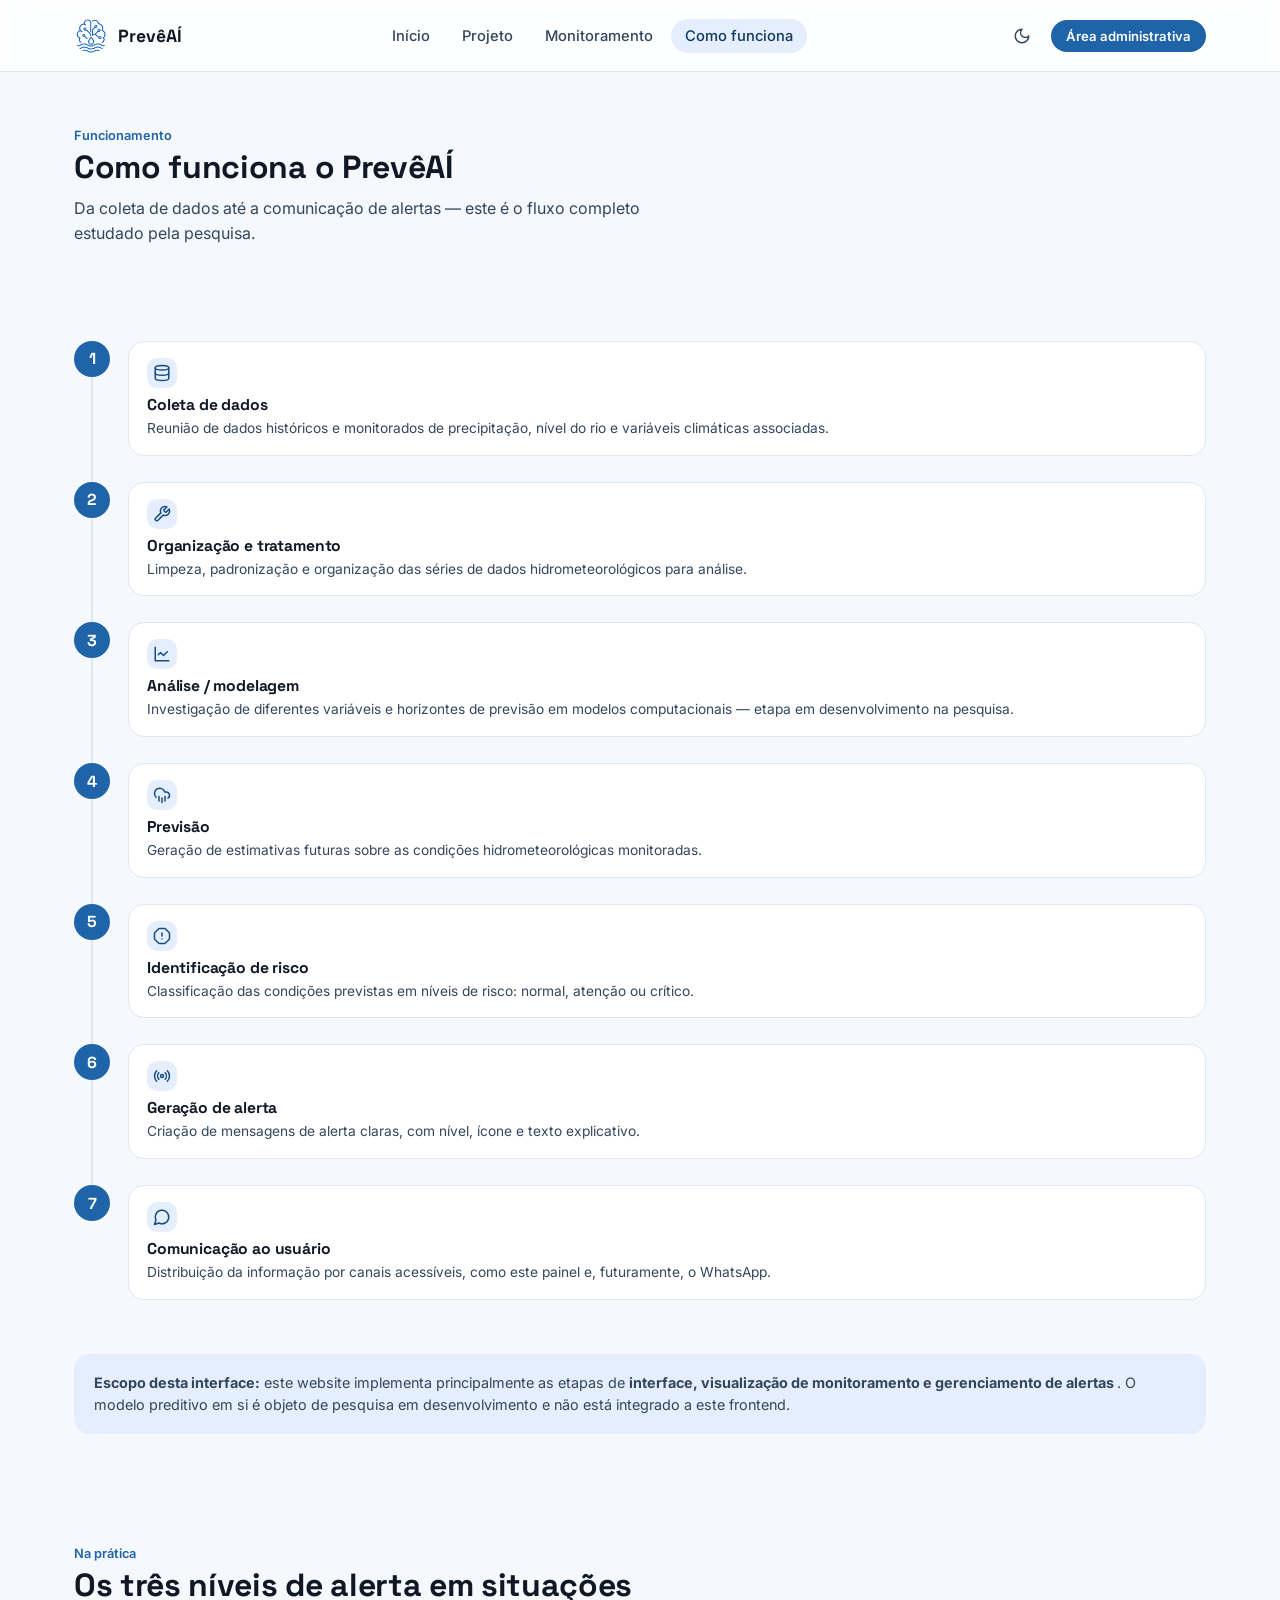
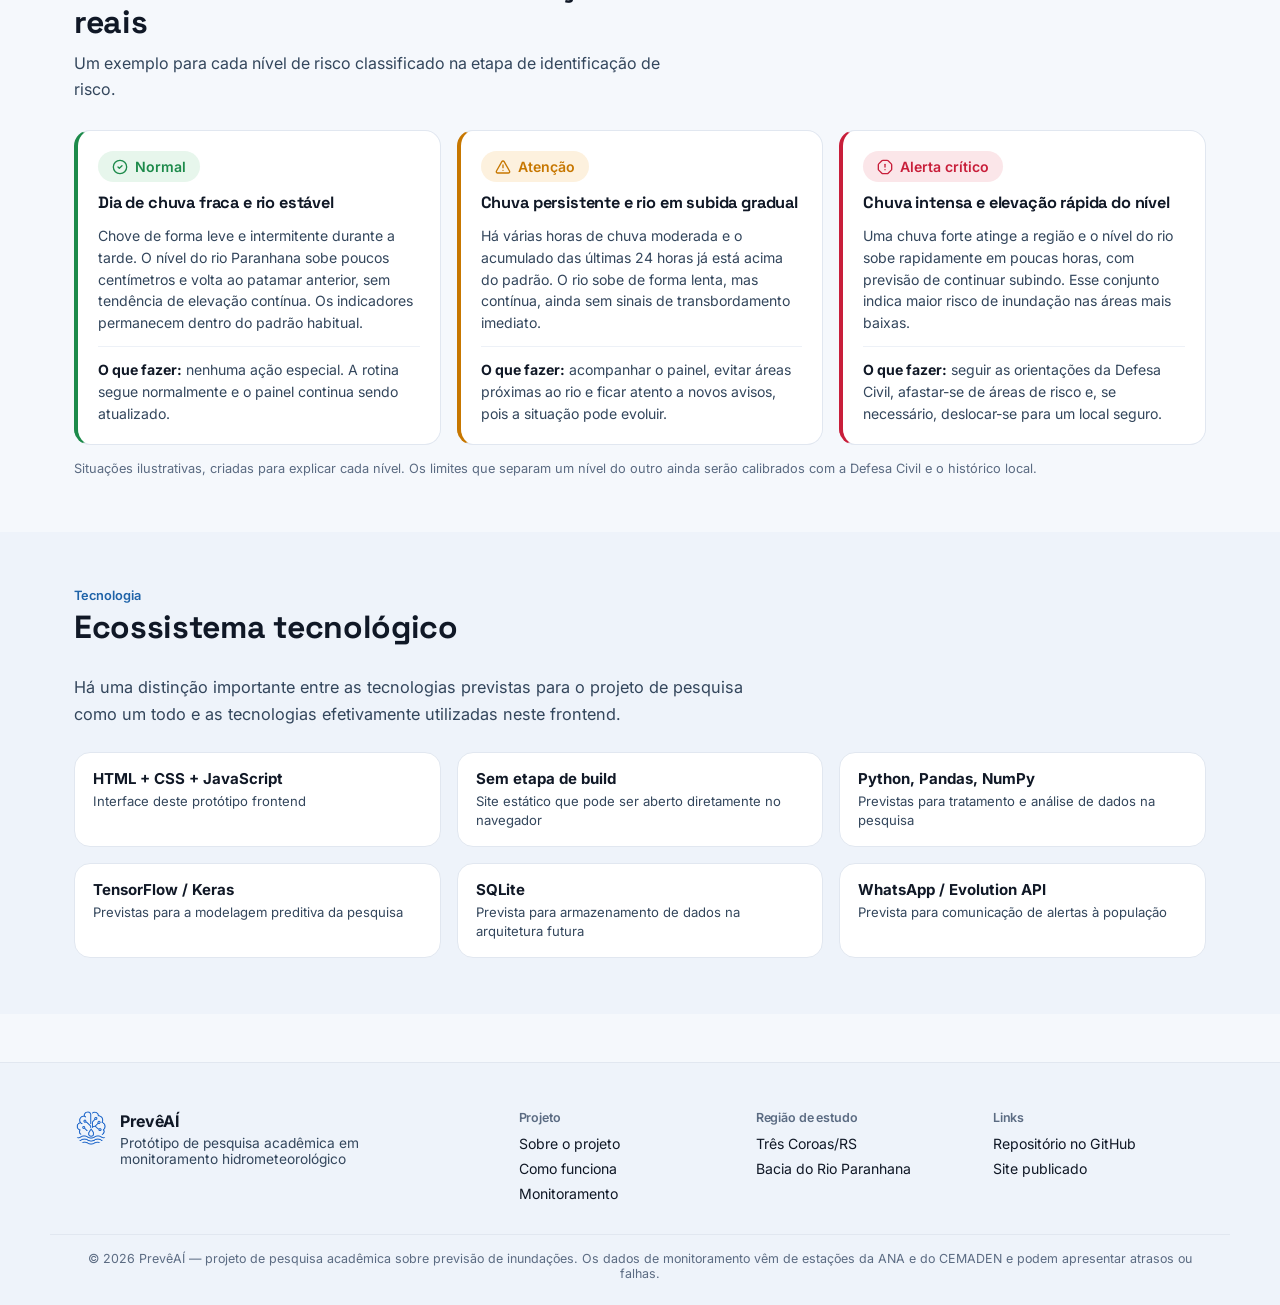
<file: como-funciona.html>
<!doctype html>
<html lang="pt-BR">

<head>
  <meta charset="UTF-8" />
  <link rel="icon" type="image/png" href="assets/img/favicon.png" />
  <link rel="apple-touch-icon" href="assets/img/apple-touch-icon.png" />
  <meta name="viewport" content="width=device-width, initial-scale=1, viewport-fit=cover" />
  <meta name="description"
    content="PrevêAÍ — protótipo de monitoramento hidrometeorológico e alertas de inundação para Três Coroas/RS." />
  <title>Como funciona — PrevêAÍ</title>

  <link rel="preconnect" href="https://fonts.googleapis.com" />
  <link rel="preconnect" href="https://fonts.gstatic.com" crossorigin />
  <link
    href="https://fonts.googleapis.com/css2?family=Inter:wght@400;500;600;700;800&family=Space+Grotesk:wght@500;600;700&display=swap"
    rel="stylesheet" />

  <link rel="stylesheet" href="assets/css/global.css" />
  <link rel="stylesheet" href="assets/css/layout.css" />
  <link rel="stylesheet" href="assets/css/components.css" />
</head>

<body>
  <a href="#conteudo-principal" class="skip-link">
    Pular para o conteúdo principal
  </a>

  <div class="app-shell">
    <header class="site-header">
      <div class="container site-header__inner">
        <a href="index.html" class="brand" aria-label="PrevêAÍ — página inicial">
          <span class="brand__mark" aria-hidden="true">
            <img src="assets/img/logo-preveai.png" alt="" width="40" height="40" decoding="async" />
          </span>
          <span class="brand__name">PrevêAÍ</span>
        </a>

        <nav class="site-nav" aria-label="Navegação principal">
          <a href="index.html" class="site-nav__link">Início</a>
          <a href="projeto.html" class="site-nav__link">Projeto</a>
          <a href="monitoramento.html" class="site-nav__link">
            Monitoramento
          </a>
          <a href="como-funciona.html" class="site-nav__link is-active">
            Como funciona
          </a>
        </nav>

        <div class="site-header__actions">
          <button type="button" class="icon-button" data-action="toggle-theme" aria-label="Ativar tema escuro">
            <svg xmlns="http://www.w3.org/2000/svg" width="18" height="18" viewBox="0 0 24 24" fill="none"
              stroke="currentColor" stroke-width="2" stroke-linecap="round" stroke-linejoin="round" aria-hidden="true"
              focusable="false">
              <path d="M12 3a6 6 0 0 0 9 9 9 9 0 1 1-9-9Z" />
            </svg>
          </button>

          <div class="admin-quick" data-admin-session hidden>
            <a href="admin.html" class="button button--ghost button--sm">
              <svg xmlns="http://www.w3.org/2000/svg" width="16" height="16" viewBox="0 0 24 24" fill="none"
                stroke="currentColor" stroke-width="2" stroke-linecap="round" stroke-linejoin="round" aria-hidden="true"
                focusable="false">
                <path
                  d="M20 13c0 5-3.5 7.5-7.66 8.95a1 1 0 0 1-.67-.01C7.5 20.5 4 18 4 13V6a1 1 0 0 1 1-1c2 0 4.5-1.2 6.24-2.72a1.17 1.17 0 0 1 1.52 0C14.51 3.81 17 5 19 5a1 1 0 0 1 1 1z" />
                <path d="m9 12 2 2 4-4" />
              </svg>
              Painel
            </a>

            <button type="button" class="icon-button" data-action="logout"
              aria-label="Encerrar sessão de administrador">
              <svg xmlns="http://www.w3.org/2000/svg" width="18" height="18" viewBox="0 0 24 24" fill="none"
                stroke="currentColor" stroke-width="2" stroke-linecap="round" stroke-linejoin="round" aria-hidden="true"
                focusable="false">
                <path d="M9 21H5a2 2 0 0 1-2-2V5a2 2 0 0 1 2-2h4" />
                <polyline points="16 17 21 12 16 7" />
                <line x1="21" x2="9" y1="12" y2="12" />
              </svg>
            </button>
          </div>

          <a href="login.html" class="button button--primary button--sm" data-admin-login>
            Área administrativa
          </a>
        </div>
      </div>
    </header>

    <main id="conteudo-principal" class="app-main">
      <div class="page-how">
        <section class="section page-hero" id="section-funciona">
          <div class="container">
            <div class="section-heading">
              <p class="section-heading__eyebrow">Funcionamento</p>
              <h2>Como funciona o PrevêAÍ</h2>
              <p class="section-heading__desc">
                Da coleta de dados até a comunicação de alertas — este é o
                fluxo completo estudado pela pesquisa.
              </p>
            </div>
          </div>
        </section>

        <section class="section">
          <div class="container">
            <ol class="how-steps">
              <li class="how-steps__item">
                <div class="how-steps__marker">
                  <span>1</span>
                </div>

                <div class="how-steps__content">
                  <div class="how-steps__icon" aria-hidden="true">
                    <svg xmlns="http://www.w3.org/2000/svg" width="18" height="18" viewBox="0 0 24 24" fill="none"
                      stroke="currentColor" stroke-width="2" stroke-linecap="round" stroke-linejoin="round"
                      aria-hidden="true" focusable="false">
                      <ellipse cx="12" cy="5" rx="9" ry="3" />
                      <path d="M3 5V19A9 3 0 0 0 21 19V5" />
                      <path d="M3 12A9 3 0 0 0 21 12" />
                    </svg>
                  </div>

                  <h3>Coleta de dados</h3>
                  <p>
                    Reunião de dados históricos e monitorados de
                    precipitação, nível do rio e variáveis climáticas
                    associadas.
                  </p>
                </div>
              </li>

              <li class="how-steps__item">
                <div class="how-steps__marker">
                  <span>2</span>
                </div>

                <div class="how-steps__content">
                  <div class="how-steps__icon" aria-hidden="true">
                    <svg xmlns="http://www.w3.org/2000/svg" width="18" height="18" viewBox="0 0 24 24" fill="none"
                      stroke="currentColor" stroke-width="2" stroke-linecap="round" stroke-linejoin="round"
                      aria-hidden="true" focusable="false">
                      <path
                        d="M14.7 6.3a1 1 0 0 0 0 1.4l1.6 1.6a1 1 0 0 0 1.4 0l3.77-3.77a6 6 0 0 1-7.94 7.94l-6.91 6.91a2.12 2.12 0 0 1-3-3l6.91-6.91a6 6 0 0 1 7.94-7.94l-3.76 3.76z" />
                    </svg>
                  </div>

                  <h3>Organização e tratamento</h3>
                  <p>
                    Limpeza, padronização e organização das séries de dados
                    hidrometeorológicos para análise.
                  </p>
                </div>
              </li>

              <li class="how-steps__item">
                <div class="how-steps__marker">
                  <span>3</span>
                </div>

                <div class="how-steps__content">
                  <div class="how-steps__icon" aria-hidden="true">
                    <svg xmlns="http://www.w3.org/2000/svg" width="18" height="18" viewBox="0 0 24 24" fill="none"
                      stroke="currentColor" stroke-width="2" stroke-linecap="round" stroke-linejoin="round"
                      aria-hidden="true" focusable="false">
                      <path d="M3 3v18h18" />
                      <path d="m19 9-5 5-4-4-3 3" />
                    </svg>
                  </div>

                  <h3>Análise / modelagem</h3>
                  <p>
                    Investigação de diferentes variáveis e horizontes de
                    previsão em modelos computacionais — etapa em
                    desenvolvimento na pesquisa.
                  </p>
                </div>
              </li>

              <li class="how-steps__item">
                <div class="how-steps__marker">
                  <span>4</span>
                </div>

                <div class="how-steps__content">
                  <div class="how-steps__icon" aria-hidden="true">
                    <svg xmlns="http://www.w3.org/2000/svg" width="18" height="18" viewBox="0 0 24 24" fill="none"
                      stroke="currentColor" stroke-width="2" stroke-linecap="round" stroke-linejoin="round"
                      aria-hidden="true" focusable="false">
                      <path d="M4 14.899A7 7 0 1 1 15.71 8h1.79a4.5 4.5 0 0 1 2.5 8.242" />
                      <path d="M16 14v6" />
                      <path d="M8 14v6" />
                      <path d="M12 16v6" />
                    </svg>
                  </div>

                  <h3>Previsão</h3>
                  <p>
                    Geração de estimativas futuras sobre as condições
                    hidrometeorológicas monitoradas.
                  </p>
                </div>
              </li>

              <li class="how-steps__item">
                <div class="how-steps__marker">
                  <span>5</span>
                </div>

                <div class="how-steps__content">
                  <div class="how-steps__icon" aria-hidden="true">
                    <svg xmlns="http://www.w3.org/2000/svg" width="18" height="18" viewBox="0 0 24 24" fill="none"
                      stroke="currentColor" stroke-width="2" stroke-linecap="round" stroke-linejoin="round"
                      aria-hidden="true" focusable="false">
                      <path d="M12 16h.01" />
                      <path d="M12 8v4" />
                      <path
                        d="M15.312 2a2 2 0 0 1 1.414.586l4.688 4.688A2 2 0 0 1 22 8.688v6.624a2 2 0 0 1-.586 1.414l-4.688 4.688a2 2 0 0 1-1.414.586H8.688a2 2 0 0 1-1.414-.586l-4.688-4.688A2 2 0 0 1 2 15.312V8.688a2 2 0 0 1 .586-1.414l4.688-4.688A2 2 0 0 1 8.688 2z" />
                    </svg>
                  </div>

                  <h3>Identificação de risco</h3>
                  <p>
                    Classificação das condições previstas em níveis de
                    risco: normal, atenção ou crítico.
                  </p>
                </div>
              </li>

              <li class="how-steps__item">
                <div class="how-steps__marker">
                  <span>6</span>
                </div>

                <div class="how-steps__content">
                  <div class="how-steps__icon" aria-hidden="true">
                    <svg xmlns="http://www.w3.org/2000/svg" width="18" height="18" viewBox="0 0 24 24" fill="none"
                      stroke="currentColor" stroke-width="2" stroke-linecap="round" stroke-linejoin="round"
                      aria-hidden="true" focusable="false">
                      <path d="M4.9 19.1C1 15.2 1 8.8 4.9 4.9" />
                      <path d="M7.8 16.2c-2.3-2.3-2.3-6.1 0-8.5" />
                      <circle cx="12" cy="12" r="2" />
                      <path d="M16.2 7.8c2.3 2.3 2.3 6.1 0 8.5" />
                      <path d="M19.1 4.9C23 8.8 23 15.1 19.1 19" />
                    </svg>
                  </div>

                  <h3>Geração de alerta</h3>
                  <p>
                    Criação de mensagens de alerta claras, com nível, ícone
                    e texto explicativo.
                  </p>
                </div>
              </li>

              <li class="how-steps__item">
                <div class="how-steps__marker">
                  <span>7</span>
                </div>

                <div class="how-steps__content">
                  <div class="how-steps__icon" aria-hidden="true">
                    <svg xmlns="http://www.w3.org/2000/svg" width="18" height="18" viewBox="0 0 24 24" fill="none"
                      stroke="currentColor" stroke-width="2" stroke-linecap="round" stroke-linejoin="round"
                      aria-hidden="true" focusable="false">
                      <path d="M7.9 20A9 9 0 1 0 4 16.1L2 22Z" />
                    </svg>
                  </div>

                  <h3>Comunicação ao usuário</h3>
                  <p>
                    Distribuição da informação por canais acessíveis, como
                    este painel e, futuramente, o WhatsApp.
                  </p>
                </div>
              </li>
            </ol>

            <div class="callout-card">
              <p>
                <strong>Escopo desta interface:</strong> este website
                implementa principalmente as etapas de
                <strong>
                  interface, visualização de monitoramento e gerenciamento
                  de alertas
                </strong>.
                O modelo preditivo em si é objeto de pesquisa em
                desenvolvimento e não está integrado a este frontend.
              </p>
            </div>
          </div>
        </section>

        <section class="section">
          <div class="container">
            <div class="section-heading">
              <p class="section-heading__eyebrow">Na prática</p>
              <h2>Os três níveis de alerta em situações reais</h2>
              <p class="section-heading__desc">
                Um exemplo para cada nível de risco classificado na etapa de
                identificação de risco.
              </p>
            </div>

            <div class="scenario-grid">
              <article class="scenario-card scenario-card--normal">
                <span class="risk-badge risk-badge--normal">
                  <svg xmlns="http://www.w3.org/2000/svg" width="16" height="16" viewBox="0 0 24 24" fill="none" stroke="currentColor" stroke-width="2" stroke-linecap="round" stroke-linejoin="round" aria-hidden="true" focusable="false"><circle cx="12" cy="12" r="10" /><path d="m9 12 2 2 4-4" /></svg>
                  Normal
                </span>
                <h3>Dia de chuva fraca e rio estável</h3>
                <p>Chove de forma leve e intermitente durante a tarde. O nível do rio Paranhana sobe poucos centímetros e volta ao patamar anterior, sem tendência de elevação contínua. Os indicadores permanecem dentro do padrão habitual.</p>
                <p class="scenario-card__action">
                  <strong>O que fazer:</strong> nenhuma ação especial. A rotina segue normalmente e o painel continua sendo atualizado.
                </p>
              </article>
              <article class="scenario-card scenario-card--atencao">
                <span class="risk-badge risk-badge--atencao">
                  <svg xmlns="http://www.w3.org/2000/svg" width="16" height="16" viewBox="0 0 24 24" fill="none" stroke="currentColor" stroke-width="2" stroke-linecap="round" stroke-linejoin="round" aria-hidden="true" focusable="false"><path d="m21.73 18-8-14a2 2 0 0 0-3.48 0l-8 14A2 2 0 0 0 4 21h16a2 2 0 0 0 1.73-3" /><path d="M12 9v4" /><path d="M12 17h.01" /></svg>
                  Atenção
                </span>
                <h3>Chuva persistente e rio em subida gradual</h3>
                <p>Há várias horas de chuva moderada e o acumulado das últimas 24 horas já está acima do padrão. O rio sobe de forma lenta, mas contínua, ainda sem sinais de transbordamento imediato.</p>
                <p class="scenario-card__action">
                  <strong>O que fazer:</strong> acompanhar o painel, evitar áreas próximas ao rio e ficar atento a novos avisos, pois a situação pode evoluir.
                </p>
              </article>
              <article class="scenario-card scenario-card--critico">
                <span class="risk-badge risk-badge--critico">
                  <svg xmlns="http://www.w3.org/2000/svg" width="16" height="16" viewBox="0 0 24 24" fill="none" stroke="currentColor" stroke-width="2" stroke-linecap="round" stroke-linejoin="round" aria-hidden="true" focusable="false"><path d="M12 16h.01" /><path d="M12 8v4" /><path d="M15.312 2a2 2 0 0 1 1.414.586l4.688 4.688A2 2 0 0 1 22 8.688v6.624a2 2 0 0 1-.586 1.414l-4.688 4.688a2 2 0 0 1-1.414.586H8.688a2 2 0 0 1-1.414-.586l-4.688-4.688A2 2 0 0 1 2 15.312V8.688a2 2 0 0 1 .586-1.414l4.688-4.688A2 2 0 0 1 8.688 2z" /></svg>
                  Alerta crítico
                </span>
                <h3>Chuva intensa e elevação rápida do nível</h3>
                <p>Uma chuva forte atinge a região e o nível do rio sobe rapidamente em poucas horas, com previsão de continuar subindo. Esse conjunto indica maior risco de inundação nas áreas mais baixas.</p>
                <p class="scenario-card__action">
                  <strong>O que fazer:</strong> seguir as orientações da Defesa Civil, afastar-se de áreas de risco e, se necessário, deslocar-se para um local seguro.
                </p>
              </article>
            </div>

            <p class="scenario-note">
              Situações ilustrativas, criadas para explicar cada nível. Os
              limites que separam um nível do outro ainda serão calibrados
              com a Defesa Civil e o histórico local.
            </p>
          </div>
        </section>

        <section class="section section--alt">
          <div class="container">
            <div class="section-heading">
              <p class="section-heading__eyebrow">Tecnologia</p>
              <h2>Ecossistema tecnológico</h2>
            </div>

            <p class="page-lead" style="margin-bottom:24px">
              Há uma distinção importante entre as tecnologias previstas
              para o projeto de pesquisa como um todo e as tecnologias
              efetivamente utilizadas neste frontend.
            </p>

            <div class="tech-grid">
              <div class="tech-card">
                <strong>HTML + CSS + JavaScript</strong>
                <p>Interface deste protótipo frontend</p>
              </div>

              <div class="tech-card">
                <strong>Sem etapa de build</strong>
                <p>
                  Site estático que pode ser aberto diretamente no navegador
                </p>
              </div>

              <div class="tech-card">
                <strong>Python, Pandas, NumPy</strong>
                <p>
                  Previstas para tratamento e análise de dados na pesquisa
                </p>
              </div>

              <div class="tech-card">
                <strong>TensorFlow / Keras</strong>
                <p>
                  Previstas para a modelagem preditiva da pesquisa
                </p>
              </div>

              <div class="tech-card">
                <strong>SQLite</strong>
                <p>
                  Prevista para armazenamento de dados na arquitetura futura
                </p>
              </div>

              <div class="tech-card">
                <strong>WhatsApp / Evolution API</strong>
                <p>
                  Prevista para comunicação de alertas à população
                </p>
              </div>
            </div>
          </div>
        </section>
      </div>
    </main>

    <footer class="site-footer">
      <div class="container site-footer__inner">
        <div class="site-footer__brand">
          <span class="brand__mark" aria-hidden="true">
            <img src="assets/img/logo-preveai.png" alt="" width="40" height="40" decoding="async" />
          </span>

          <div>
            <strong>PrevêAÍ</strong>
            <p>
              Protótipo de pesquisa acadêmica em monitoramento
              hidrometeorológico
            </p>
          </div>
        </div>

        <div class="site-footer__cols">
          <div>
            <h3>Projeto</h3>
            <ul>
              <li>
                <a href="projeto.html">Sobre o projeto</a>
              </li>
              <li>
                <a href="como-funciona.html">Como funciona</a>
              </li>
              <li>
                <a href="monitoramento.html">Monitoramento</a>
              </li>
            </ul>
          </div>

          <div>
            <h3>Região de estudo</h3>
            <ul>
              <li>Três Coroas/RS</li>
              <li>Bacia do Rio Paranhana</li>
            </ul>
          </div>

          <div>
            <h3>Links</h3>
            <ul>
              <li>
                <a href="https://github.com/alezimkkj/preve-ai-front" target="_blank" rel="noopener noreferrer">Repositório no GitHub</a>
              </li>
              <li>
                <a href="https://alezimkkj.github.io/preve-ai-front/" target="_blank" rel="noopener noreferrer">Site publicado</a>
              </li>
            </ul>
          </div>
        </div>
      </div>

      <div class="site-footer__bottom container">
        <p>
          © 2026 PrevêAÍ — projeto de pesquisa acadêmica sobre previsão de
          inundações. Os dados de monitoramento vêm de estações da ANA e do CEMADEN e podem apresentar atrasos ou falhas.
        </p>
      </div>
    </footer>

    <nav class="bottom-nav" aria-label="Navegação principal (móvel)">
      <a href="index.html" class="bottom-nav__item">
        <svg xmlns="http://www.w3.org/2000/svg" width="20" height="20" viewBox="0 0 24 24" fill="none"
          stroke="currentColor" stroke-width="2" stroke-linecap="round" stroke-linejoin="round" aria-hidden="true"
          focusable="false">
          <path d="m3 9 9-7 9 7v11a2 2 0 0 1-2 2H5a2 2 0 0 1-2-2z" />
          <polyline points="9 22 9 12 15 12 15 22" />
        </svg>
        <span>Início</span>
      </a>

      <a href="projeto.html" class="bottom-nav__item">
        <svg xmlns="http://www.w3.org/2000/svg" width="20" height="20" viewBox="0 0 24 24" fill="none"
          stroke="currentColor" stroke-width="2" stroke-linecap="round" stroke-linejoin="round" aria-hidden="true"
          focusable="false">
          <path d="M15 2H6a2 2 0 0 0-2 2v16a2 2 0 0 0 2 2h12a2 2 0 0 0 2-2V7Z" />
          <path d="M14 2v4a2 2 0 0 0 2 2h4" />
          <path d="M10 9H8" />
          <path d="M16 13H8" />
          <path d="M16 17H8" />
        </svg>
        <span>Projeto</span>
      </a>

      <a href="monitoramento.html" class="bottom-nav__item">
        <svg xmlns="http://www.w3.org/2000/svg" width="20" height="20" viewBox="0 0 24 24" fill="none"
          stroke="currentColor" stroke-width="2" stroke-linecap="round" stroke-linejoin="round" aria-hidden="true"
          focusable="false">
          <path
            d="M22 12h-2.48a2 2 0 0 0-1.93 1.46l-2.35 8.36a.25.25 0 0 1-.48 0L9.24 2.18a.25.25 0 0 0-.48 0l-2.35 8.36A2 2 0 0 1 4.49 12H2" />
        </svg>
        <span>Monitorar</span>
      </a>

      <a href="como-funciona.html" class="bottom-nav__item is-active">
        <svg xmlns="http://www.w3.org/2000/svg" width="20" height="20" viewBox="0 0 24 24" fill="none"
          stroke="currentColor" stroke-width="2" stroke-linecap="round" stroke-linejoin="round" aria-hidden="true"
          focusable="false">
          <circle cx="12" cy="12" r="10" />
          <path d="M9.09 9a3 3 0 0 1 5.83 1c0 2-3 3-3 3" />
          <path d="M12 17h.01" />
        </svg>
        <span>Funciona</span>
      </a>

      <a href="login.html" class="bottom-nav__item" data-admin-nav>
        <svg xmlns="http://www.w3.org/2000/svg" width="20" height="20" viewBox="0 0 24 24" fill="none"
          stroke="currentColor" stroke-width="2" stroke-linecap="round" stroke-linejoin="round" aria-hidden="true"
          focusable="false">
          <path
            d="M20 13c0 5-3.5 7.5-7.66 8.95a1 1 0 0 1-.67-.01C7.5 20.5 4 18 4 13V6a1 1 0 0 1 1-1c2 0 4.5-1.2 6.24-2.72a1.17 1.17 0 0 1 1.52 0C14.51 3.81 17 5 19 5a1 1 0 0 1 1 1z" />
          <path d="m9 12 2 2 4-4" />
        </svg>
        <span>Admin</span>
      </a>
    </nav>
  </div>

  <div class="toast-stack" id="toast-stack" role="status" aria-live="polite"></div>

  <script src="assets/js/icons.js"></script>
  <script src="assets/js/app.js"></script>
</body>

</html>
</file>
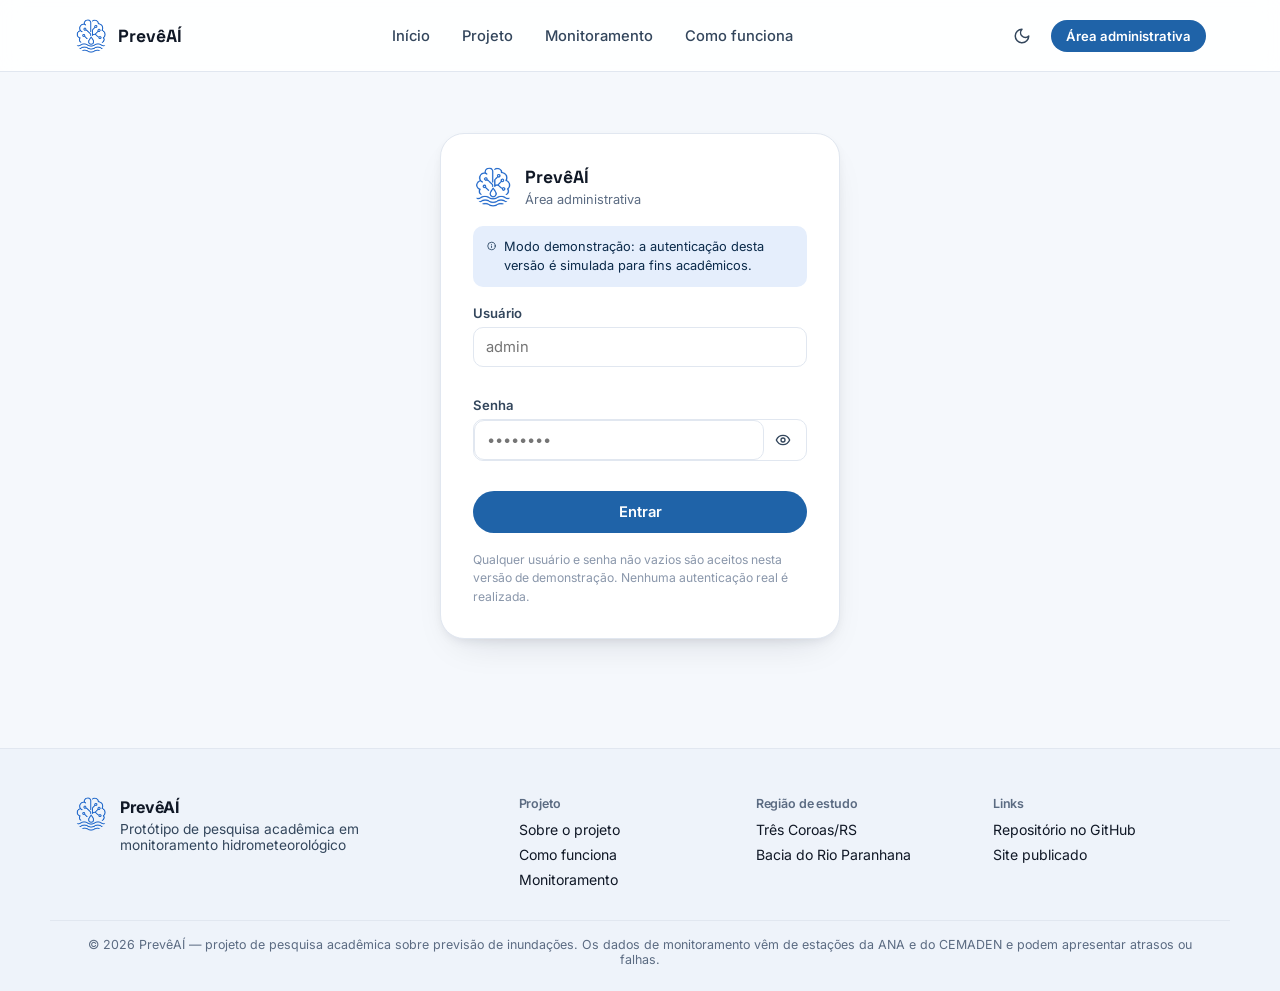
<file: login.html>
<!doctype html>
<html lang="pt-BR">

<head>
  <meta charset="UTF-8" />
  <link rel="icon" type="image/png" href="assets/img/favicon.png" />
  <link rel="apple-touch-icon" href="assets/img/apple-touch-icon.png" />
  <meta name="viewport" content="width=device-width, initial-scale=1, viewport-fit=cover" />
  <meta name="description"
    content="PrevêAÍ — protótipo de monitoramento hidrometeorológico e alertas de inundação para Três Coroas/RS." />
  <title>Área administrativa — PrevêAÍ</title>

  <link rel="preconnect" href="https://fonts.googleapis.com" />
  <link rel="preconnect" href="https://fonts.gstatic.com" crossorigin />
  <link
    href="https://fonts.googleapis.com/css2?family=Inter:wght@400;500;600;700;800&family=Space+Grotesk:wght@500;600;700&display=swap"
    rel="stylesheet" />

  <link rel="stylesheet" href="assets/css/global.css" />
  <link rel="stylesheet" href="assets/css/layout.css" />
  <link rel="stylesheet" href="assets/css/components.css" />
</head>

<body>
  <a href="#conteudo-principal" class="skip-link">
    Pular para o conteúdo principal
  </a>

  <div class="app-shell">

    <header class="site-header">
      <div class="container site-header__inner">

        <a href="index.html" class="brand" aria-label="PrevêAÍ — página inicial">
          <span class="brand__mark" aria-hidden="true">
            <img src="assets/img/logo-preveai.png" alt="" width="40" height="40" decoding="async" />
          </span>
          <span class="brand__name">PrevêAÍ</span>
        </a>

        <nav class="site-nav" aria-label="Navegação principal">
          <a href="index.html" class="site-nav__link">Início</a>
          <a href="projeto.html" class="site-nav__link">Projeto</a>
          <a href="monitoramento.html" class="site-nav__link">Monitoramento</a>
          <a href="como-funciona.html" class="site-nav__link">Como funciona</a>
        </nav>

        <div class="site-header__actions">

          <button type="button" class="icon-button" data-action="toggle-theme" aria-label="Ativar tema escuro">
            <svg xmlns="http://www.w3.org/2000/svg" width="18" height="18" viewBox="0 0 24 24" fill="none"
              stroke="currentColor" stroke-width="2" stroke-linecap="round" stroke-linejoin="round" aria-hidden="true"
              focusable="false">
              <path d="M12 3a6 6 0 0 0 9 9 9 9 0 1 1-9-9Z" />
            </svg>
          </button>

          <div class="admin-quick" data-admin-session hidden>

            <a href="admin.html" class="button button--ghost button--sm">
              <svg xmlns="http://www.w3.org/2000/svg" width="16" height="16" viewBox="0 0 24 24" fill="none"
                stroke="currentColor" stroke-width="2" stroke-linecap="round" stroke-linejoin="round" aria-hidden="true"
                focusable="false">
                <path
                  d="M20 13c0 5-3.5 7.5-7.66 8.95a1 1 0 0 1-.67-.01C7.5 20.5 4 18 4 13V6a1 1 0 0 1 1-1c2 0 4.5-1.2 6.24-2.72a1.17 1.17 0 0 1 1.52 0C14.51 3.81 17 5 19 5a1 1 0 0 1 1 1z" />
                <path d="m9 12 2 2 4-4" />
              </svg>
              Painel
            </a>

            <button type="button" class="icon-button" data-action="logout"
              aria-label="Encerrar sessão de administrador">
              <svg xmlns="http://www.w3.org/2000/svg" width="18" height="18" viewBox="0 0 24 24" fill="none"
                stroke="currentColor" stroke-width="2" stroke-linecap="round" stroke-linejoin="round" aria-hidden="true"
                focusable="false">
                <path d="M9 21H5a2 2 0 0 1-2-2V5a2 2 0 0 1 2-2h4" />
                <polyline points="16 17 21 12 16 7" />
                <line x1="21" x2="9" y1="12" y2="12" />
              </svg>
            </button>

          </div>

          <a href="login.html" class="button button--primary button--sm" data-admin-login>
            Área administrativa
          </a>

        </div>
      </div>
    </header>

    <main id="conteudo-principal" class="app-main">

      <div class="login-page">

        <div class="login-card">

          <div class="login-card__logo">
            <span class="brand__mark" aria-hidden="true">
              <img src="assets/img/logo-preveai.png" alt="" width="40" height="40" decoding="async" />
            </span>

            <div>
              <strong>PrevêAÍ</strong>
              <span>Área administrativa</span>
            </div>
          </div>

          <div class="demo-notice">
            <svg xmlns="http://www.w3.org/2000/svg" width="16" height="16" viewBox="0 0 24 24" fill="none"
              stroke="currentColor" stroke-width="2" stroke-linecap="round" stroke-linejoin="round" aria-hidden="true"
              focusable="false">
              <circle cx="12" cy="12" r="10" />
              <path d="M12 16v-4" />
              <path d="M12 8h.01" />
            </svg>

            <span>
              Modo demonstração: a autenticação desta versão é simulada para fins acadêmicos.
            </span>
          </div>

          <form id="login-form" novalidate>

            <div class="form-field">
              <label for="username">Usuário</label>

              <input id="username" type="text" autocomplete="username" placeholder="admin" />

              <span class="field-error" id="err-username" hidden></span>
            </div>

            <div class="form-field">
              <label for="password">Senha</label>

              <div class="password-field">

                <input id="password" type="password" autocomplete="current-password" placeholder="••••••••" />

                <button type="button" class="icon-button" id="toggle-pw" aria-label="Mostrar senha">
                  <svg xmlns="http://www.w3.org/2000/svg" width="16" height="16" viewBox="0 0 24 24" fill="none"
                    stroke="currentColor" stroke-width="2" stroke-linecap="round" stroke-linejoin="round"
                    aria-hidden="true" focusable="false">
                    <path d="M2 12s3-7 10-7 10 7 10 7-3 7-10 7-10-7-10-7Z" />
                    <circle cx="12" cy="12" r="3" />
                  </svg>
                </button>

              </div>

              <span class="field-error" id="err-password" hidden></span>
            </div>

            <button type="submit" class="button button--primary button--block" id="login-btn">
              Entrar
            </button>

          </form>

          <p class="login-card__footnote">
            Qualquer usuário e senha não vazios são aceitos nesta versão de demonstração.
            Nenhuma autenticação real é realizada.
          </p>

        </div>
      </div>

    </main>

    <footer class="site-footer">

      <div class="container site-footer__inner">

        <div class="site-footer__brand">
          <span class="brand__mark" aria-hidden="true">
            <img src="assets/img/logo-preveai.png" alt="" width="40" height="40" decoding="async" />
          </span>

          <div>
            <strong>PrevêAÍ</strong>
            <p>
              Protótipo de pesquisa acadêmica em monitoramento hidrometeorológico
            </p>
          </div>
        </div>

        <div class="site-footer__cols">

          <div>
            <h3>Projeto</h3>

            <ul>
              <li>
                <a href="projeto.html">Sobre o projeto</a>
              </li>
              <li>
                <a href="como-funciona.html">Como funciona</a>
              </li>
              <li>
                <a href="monitoramento.html">Monitoramento</a>
              </li>
            </ul>
          </div>

          <div>
            <h3>Região de estudo</h3>

            <ul>
              <li>Três Coroas/RS</li>
              <li>Bacia do Rio Paranhana</li>
            </ul>
          </div>

          <div>
            <h3>Links</h3>

            <ul>
              <li>
                <a href="https://github.com/alezimkkj/preve-ai-front" target="_blank" rel="noopener noreferrer">Repositório no GitHub</a>
              </li>
              <li>
                <a href="https://alezimkkj.github.io/preve-ai-front/" target="_blank" rel="noopener noreferrer">Site publicado</a>
              </li>
            </ul>
          </div>

        </div>
      </div>

      <div class="site-footer__bottom container">
        <p>
          © 2026 PrevêAÍ — projeto de pesquisa acadêmica sobre previsão de
          inundações. Os dados de monitoramento vêm de estações da ANA e do CEMADEN e podem apresentar atrasos ou falhas.
        </p>
      </div>

    </footer>

    <nav class="bottom-nav" aria-label="Navegação principal (móvel)">

      <a href="index.html" class="bottom-nav__item">
        <svg xmlns="http://www.w3.org/2000/svg" width="20" height="20" viewBox="0 0 24 24" fill="none"
          stroke="currentColor" stroke-width="2" stroke-linecap="round" stroke-linejoin="round" aria-hidden="true"
          focusable="false">
          <path d="m3 9 9-7 9 7v11a2 2 0 0 1-2 2H5a2 2 0 0 1-2-2z" />
          <polyline points="9 22 9 12 15 12 15 22" />
        </svg>

        <span>Início</span>
      </a>

      <a href="projeto.html" class="bottom-nav__item">
        <svg xmlns="http://www.w3.org/2000/svg" width="20" height="20" viewBox="0 0 24 24" fill="none"
          stroke="currentColor" stroke-width="2" stroke-linecap="round" stroke-linejoin="round" aria-hidden="true"
          focusable="false">
          <path d="M15 2H6a2 2 0 0 0-2 2v16a2 2 0 0 0 2 2h12a2 2 0 0 0 2-2V7Z" />
          <path d="M14 2v4a2 2 0 0 0 2 2h4" />
          <path d="M10 9H8" />
          <path d="M16 13H8" />
          <path d="M16 17H8" />
        </svg>

        <span>Projeto</span>
      </a>

      <a href="monitoramento.html" class="bottom-nav__item">
        <svg xmlns="http://www.w3.org/2000/svg" width="20" height="20" viewBox="0 0 24 24" fill="none"
          stroke="currentColor" stroke-width="2" stroke-linecap="round" stroke-linejoin="round" aria-hidden="true"
          focusable="false">
          <path
            d="M22 12h-2.48a2 2 0 0 0-1.93 1.46l-2.35 8.36a.25.25 0 0 1-.48 0L9.24 2.18a.25.25 0 0 0-.48 0l-2.35 8.36A2 2 0 0 1 4.49 12H2" />
        </svg>

        <span>Monitorar</span>
      </a>

      <a href="como-funciona.html" class="bottom-nav__item">
        <svg xmlns="http://www.w3.org/2000/svg" width="20" height="20" viewBox="0 0 24 24" fill="none"
          stroke="currentColor" stroke-width="2" stroke-linecap="round" stroke-linejoin="round" aria-hidden="true"
          focusable="false">
          <circle cx="12" cy="12" r="10" />
          <path d="M9.09 9a3 3 0 0 1 5.83 1c0 2-3 3-3 3" />
          <path d="M12 17h.01" />
        </svg>

        <span>Funciona</span>
      </a>

      <a href="login.html" class="bottom-nav__item is-active" data-admin-nav>
        <svg xmlns="http://www.w3.org/2000/svg" width="20" height="20" viewBox="0 0 24 24" fill="none"
          stroke="currentColor" stroke-width="2" stroke-linecap="round" stroke-linejoin="round" aria-hidden="true"
          focusable="false">
          <path
            d="M20 13c0 5-3.5 7.5-7.66 8.95a1 1 0 0 1-.67-.01C7.5 20.5 4 18 4 13V6a1 1 0 0 1 1-1c2 0 4.5-1.2 6.24-2.72a1.17 1.17 0 0 1 1.52 0C14.51 3.81 17 5 19 5a1 1 0 0 1 1 1z" />
          <path d="m9 12 2 2 4-4" />
        </svg>

        <span>Admin</span>
      </a>

    </nav>

  </div>

  <div class="toast-stack" id="toast-stack" role="status" aria-live="polite"></div>

  <script src="assets/js/icons.js"></script>
  <script src="assets/js/app.js"></script>
  <script src="assets/js/login.js"></script>
</body>

</html>
</file>
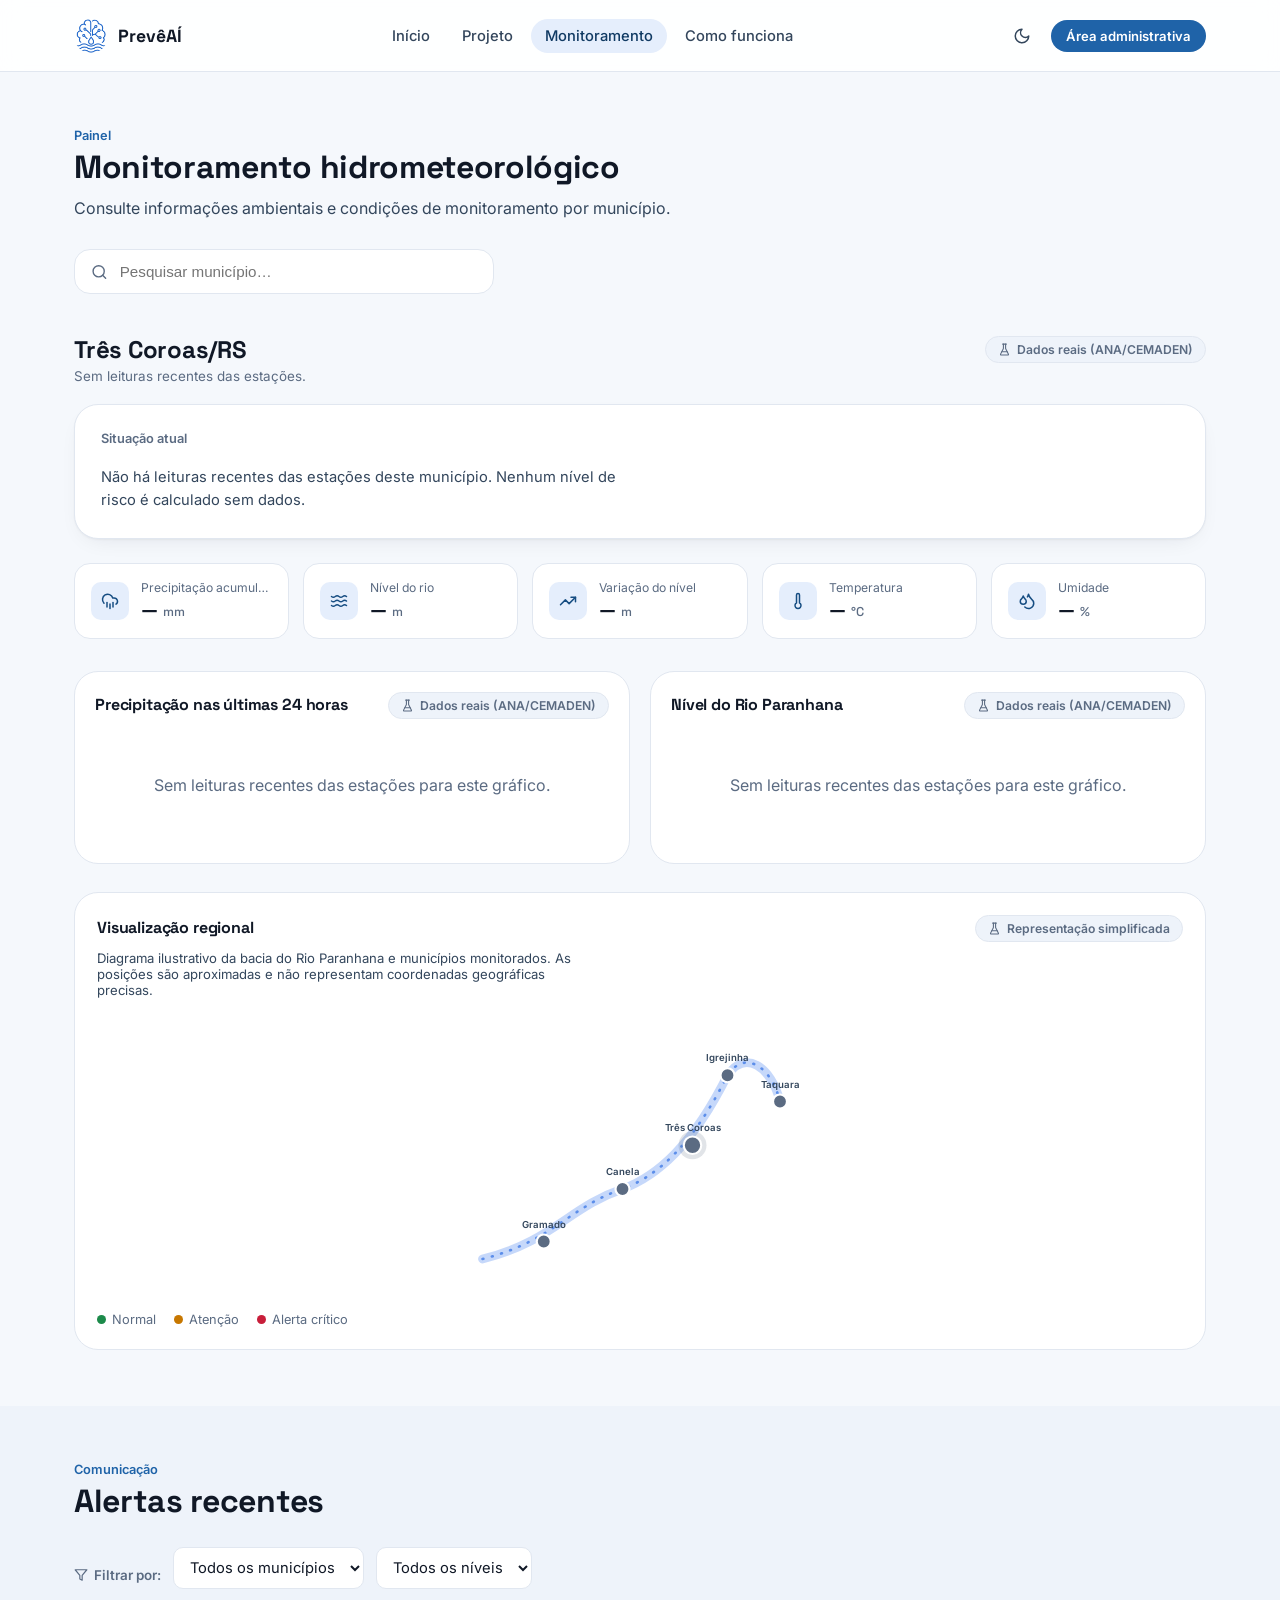
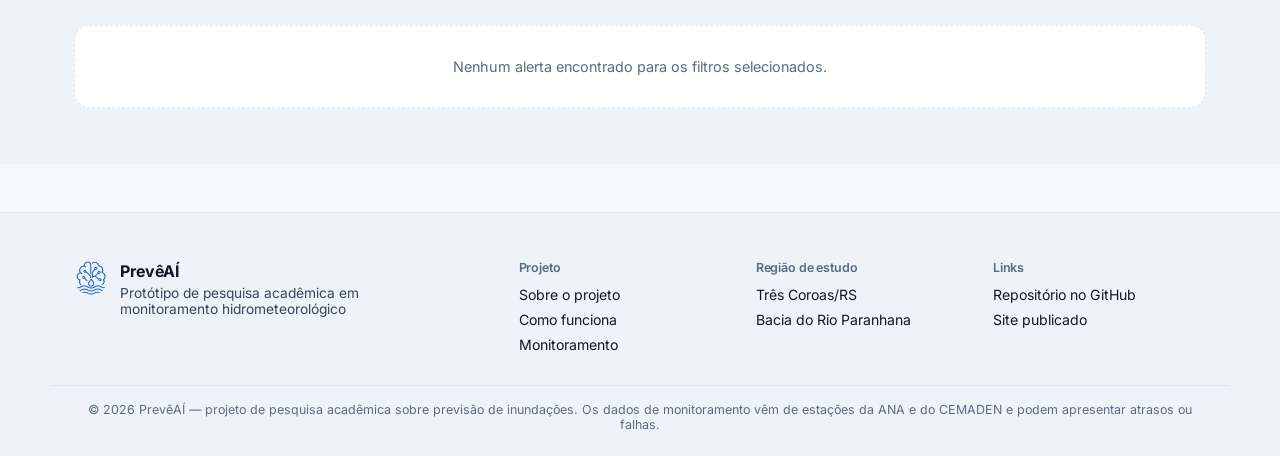
<file: monitoramento.html>
<!doctype html>
<html lang="pt-BR">

<head>
  <meta charset="UTF-8" />
  <link rel="icon" type="image/png" href="assets/img/favicon.png" />
  <link rel="apple-touch-icon" href="assets/img/apple-touch-icon.png" />
  <meta name="viewport" content="width=device-width, initial-scale=1, viewport-fit=cover" />
  <meta name="description"
    content="PrevêAÍ — protótipo de monitoramento hidrometeorológico e alertas de inundação para Três Coroas/RS." />
  <title>Monitoramento — PrevêAÍ</title>

  <link rel="preconnect" href="https://fonts.googleapis.com" />
  <link rel="preconnect" href="https://fonts.gstatic.com" crossorigin />
  <link
    href="https://fonts.googleapis.com/css2?family=Inter:wght@400;500;600;700;800&family=Space+Grotesk:wght@500;600;700&display=swap"
    rel="stylesheet" />

  <link rel="stylesheet" href="assets/css/global.css" />
  <link rel="stylesheet" href="assets/css/layout.css" />
  <link rel="stylesheet" href="assets/css/components.css" />
</head>

<body>
  <a href="#conteudo-principal" class="skip-link">
    Pular para o conteúdo principal
  </a>

  <div class="app-shell">
    <header class="site-header">
      <div class="container site-header__inner">
        <a href="index.html" class="brand" aria-label="PrevêAÍ — página inicial">
          <span class="brand__mark" aria-hidden="true">
            <img src="assets/img/logo-preveai.png" alt="" width="40" height="40" decoding="async" />
          </span>
          <span class="brand__name">PrevêAÍ</span>
        </a>

        <nav class="site-nav" aria-label="Navegação principal">
          <a href="index.html" class="site-nav__link">Início</a>
          <a href="projeto.html" class="site-nav__link">Projeto</a>
          <a href="monitoramento.html" class="site-nav__link is-active">Monitoramento</a>
          <a href="como-funciona.html" class="site-nav__link">Como funciona</a>
        </nav>

        <div class="site-header__actions">
          <button type="button" class="icon-button" data-action="toggle-theme" aria-label="Ativar tema escuro">
            <svg xmlns="http://www.w3.org/2000/svg" width="18" height="18" viewBox="0 0 24 24" fill="none"
              stroke="currentColor" stroke-width="2" stroke-linecap="round" stroke-linejoin="round" aria-hidden="true"
              focusable="false">
              <path d="M12 3a6 6 0 0 0 9 9 9 9 0 1 1-9-9Z" />
            </svg>
          </button>

          <div class="admin-quick" data-admin-session hidden>
            <a href="admin.html" class="button button--ghost button--sm">
              <svg xmlns="http://www.w3.org/2000/svg" width="16" height="16" viewBox="0 0 24 24" fill="none"
                stroke="currentColor" stroke-width="2" stroke-linecap="round" stroke-linejoin="round" aria-hidden="true"
                focusable="false">
                <path
                  d="M20 13c0 5-3.5 7.5-7.66 8.95a1 1 0 0 1-.67-.01C7.5 20.5 4 18 4 13V6a1 1 0 0 1 1-1c2 0 4.5-1.2 6.24-2.72a1.17 1.17 0 0 1 1.52 0C14.51 3.81 17 5 19 5a1 1 0 0 1 1 1z" />
                <path d="m9 12 2 2 4-4" />
              </svg>
              Painel
            </a>

            <button type="button" class="icon-button" data-action="logout"
              aria-label="Encerrar sessão de administrador">
              <svg xmlns="http://www.w3.org/2000/svg" width="18" height="18" viewBox="0 0 24 24" fill="none"
                stroke="currentColor" stroke-width="2" stroke-linecap="round" stroke-linejoin="round" aria-hidden="true"
                focusable="false">
                <path d="M9 21H5a2 2 0 0 1-2-2V5a2 2 0 0 1 2-2h4" />
                <polyline points="16 17 21 12 16 7" />
                <line x1="21" x2="9" y1="12" y2="12" />
              </svg>
            </button>
          </div>

          <a href="login.html" class="button button--primary button--sm" data-admin-login>
            Área administrativa
          </a>
        </div>
      </div>
    </header>

    <main id="conteudo-principal" class="app-main">
      <div class="page-monitoring">

        <section class="section page-hero" id="search-section">
          <div class="container">
            <div class="section-heading">
              <p class="section-heading__eyebrow">Painel</p>
              <h2>Monitoramento hidrometeorológico</h2>
              <p class="section-heading__desc">
                Consulte informações ambientais e condições de monitoramento por município.
              </p>
            </div>

            <div class="municipality-search" id="msearch">
              <label for="municipality-search-input" class="visually-hidden">
                Pesquisar município
              </label>

              <div class="municipality-search__field">
                <svg xmlns="http://www.w3.org/2000/svg" width="18" height="18" viewBox="0 0 24 24" fill="none"
                  stroke="currentColor" stroke-width="2" stroke-linecap="round" stroke-linejoin="round"
                  aria-hidden="true" focusable="false">
                  <circle cx="11" cy="11" r="8" />
                  <path d="m21 21-4.3-4.3" />
                </svg>

                <input id="municipality-search-input" type="text" role="combobox" aria-expanded="false"
                  aria-controls="msearch-list" aria-autocomplete="list" autocomplete="off"
                  placeholder="Pesquisar município…" value="" />
              </div>

              <ul id="msearch-list" role="listbox" class="municipality-search__list" hidden></ul>
            </div>
          </div>
        </section>

        <section class="section" style="padding-top:0">
          <div class="container">

            <div class="municipality-header">
              <div>
                <h2 id="mun-title">Três Coroas/RS</h2>
                <p class="municipality-header__meta" id="mun-updated">
                  Última atualização: 27/09/2026, 08:40
                </p>
              </div>

              <span class="demo-badge" id="data-badge">
                <svg xmlns="http://www.w3.org/2000/svg" width="13" height="13" viewBox="0 0 24 24" fill="none"
                  stroke="currentColor" stroke-width="2" stroke-linecap="round" stroke-linejoin="round"
                  aria-hidden="true" focusable="false">
                  <path
                    d="M10 2v7.527a2 2 0 0 1-.211.896L4.72 20.55a1 1 0 0 0 .9 1.45h12.76a1 1 0 0 0 .9-1.45l-5.069-10.127A2 2 0 0 1 14 9.527V2" />
                  <path d="M8.5 2h7" />
                  <path d="M7 16h10" />
                </svg>
                <span id="data-badge-text">Dados reais (ANA/CEMADEN)</span>
              </span>
            </div>

            <div class="status-card">
              <span class="status-card__label">Situação atual</span>

              <span id="status-badge">
                <span class="risk-badge risk-badge--atencao risk-badge--lg" role="status">
                  <svg xmlns="http://www.w3.org/2000/svg" width="20" height="20" viewBox="0 0 24 24" fill="none"
                    stroke="currentColor" stroke-width="2" stroke-linecap="round" stroke-linejoin="round"
                    aria-hidden="true" focusable="false">
                    <path d="m21.73 18-8-14a2 2 0 0 0-3.48 0l-8 14A2 2 0 0 0 4 21h16a2 2 0 0 0 1.73-3" />
                    <path d="M12 9v4" />
                    <path d="M12 17h.01" />
                  </svg>
                  <span>Atenção</span>
                </span>
              </span>

              <p class="status-card__desc" id="status-desc">
                Indicadores acima do padrão habitual. Recomenda-se acompanhar a evolução das condições.
              </p>
            </div>

            <div class="stat-grid">

              <div class="stat-card">
                <div class="stat-card__icon" aria-hidden="true">
                  <svg xmlns="http://www.w3.org/2000/svg" width="18" height="18" viewBox="0 0 24 24" fill="none"
                    stroke="currentColor" stroke-width="2" stroke-linecap="round" stroke-linejoin="round"
                    aria-hidden="true" focusable="false">
                    <path d="M4 14.899A7 7 0 1 1 15.71 8h1.79a4.5 4.5 0 0 1 2.5 8.242" />
                    <path d="M16 14v6" />
                    <path d="M8 14v6" />
                    <path d="M12 16v6" />
                  </svg>
                </div>

                <div class="stat-card__body">
                  <span class="stat-card__label">Precipitação acumulada</span>
                  <span class="stat-card__value">
                    <span data-stat="rain">42,5</span>
                    <span class="stat-card__unit">mm</span>
                  </span>
                </div>
              </div>

              <div class="stat-card">
                <div class="stat-card__icon" aria-hidden="true">
                  <svg xmlns="http://www.w3.org/2000/svg" width="18" height="18" viewBox="0 0 24 24" fill="none"
                    stroke="currentColor" stroke-width="2" stroke-linecap="round" stroke-linejoin="round"
                    aria-hidden="true" focusable="false">
                    <path d="M2 6c.6.5 1.2 1 2.5 1C7 7 7 5 9.5 5c2.6 0 2.4 2 5 2 2.5 0 2.5-2 5-2 1.3 0 1.9.5 2.5 1" />
                    <path
                      d="M2 12c.6.5 1.2 1 2.5 1 2.5 0 2.5-2 5-2 2.6 0 2.4 2 5 2 2.5 0 2.5-2 5-2 1.3 0 1.9.5 2.5 1" />
                    <path
                      d="M2 18c.6.5 1.2 1 2.5 1 2.5 0 2.5-2 5-2 2.6 0 2.4 2 5 2 2.5 0 2.5-2 5-2 1.3 0 1.9.5 2.5 1" />
                  </svg>
                </div>

                <div class="stat-card__body">
                  <span class="stat-card__label">Nível do rio</span>
                  <span class="stat-card__value">
                    <span data-stat="river">2,34</span>
                    <span class="stat-card__unit">m</span>
                  </span>
                </div>
              </div>

              <div class="stat-card" id="stat-change-card">
                <div class="stat-card__icon" aria-hidden="true">
                  <svg xmlns="http://www.w3.org/2000/svg" width="18" height="18" viewBox="0 0 24 24" fill="none"
                    stroke="currentColor" stroke-width="2" stroke-linecap="round" stroke-linejoin="round"
                    aria-hidden="true" focusable="false">
                    <polyline points="22 7 13.5 15.5 8.5 10.5 2 17" />
                    <polyline points="16 7 22 7 22 13" />
                  </svg>
                </div>

                <div class="stat-card__body">
                  <span class="stat-card__label">Variação do nível</span>
                  <span class="stat-card__value">
                    <span data-stat="change">+0,18</span>
                    <span class="stat-card__unit">m</span>
                  </span>
                </div>
              </div>

              <div class="stat-card">
                <div class="stat-card__icon" aria-hidden="true">
                  <svg xmlns="http://www.w3.org/2000/svg" width="18" height="18" viewBox="0 0 24 24" fill="none"
                    stroke="currentColor" stroke-width="2" stroke-linecap="round" stroke-linejoin="round"
                    aria-hidden="true" focusable="false">
                    <path d="M14 4v10.54a4 4 0 1 1-4 0V4a2 2 0 0 1 4 0Z" />
                  </svg>
                </div>

                <div class="stat-card__body">
                  <span class="stat-card__label">Temperatura</span>
                  <span class="stat-card__value">
                    <span data-stat="temp">21,4</span>
                    <span class="stat-card__unit">°C</span>
                  </span>
                </div>
              </div>

              <div class="stat-card">
                <div class="stat-card__icon" aria-hidden="true">
                  <svg xmlns="http://www.w3.org/2000/svg" width="18" height="18" viewBox="0 0 24 24" fill="none"
                    stroke="currentColor" stroke-width="2" stroke-linecap="round" stroke-linejoin="round"
                    aria-hidden="true" focusable="false">
                    <path
                      d="M7 16.3c2.2 0 4-1.83 4-4.05 0-1.16-.57-2.26-1.71-3.19S7.29 6.75 7 5.3c-.29 1.45-1.14 2.84-2.29 3.76S3 11.1 3 12.25c0 2.22 1.8 4.05 4 4.05z" />
                    <path
                      d="M12.56 6.6A10.97 10.97 0 0 0 14 3.02c.5 2.5 2 4.9 4 6.5s3 3.5 3 5.5a6.98 6.98 0 0 1-11.91 4.97" />
                  </svg>
                </div>

                <div class="stat-card__body">
                  <span class="stat-card__label">Umidade</span>
                  <span class="stat-card__value">
                    <span data-stat="hum">78</span>
                    <span class="stat-card__unit">%</span>
                  </span>
                </div>
              </div>

            </div>

            <div class="chart-grid">

              <div class="chart-card">
                <div class="chart-card__header">
                  <h3>Precipitação nas últimas 24 horas</h3>

                  <span class="demo-badge">
                    <svg xmlns="http://www.w3.org/2000/svg" width="13" height="13" viewBox="0 0 24 24" fill="none"
                      stroke="currentColor" stroke-width="2" stroke-linecap="round" stroke-linejoin="round"
                      aria-hidden="true" focusable="false">
                      <path
                        d="M10 2v7.527a2 2 0 0 1-.211.896L4.72 20.55a1 1 0 0 0 .9 1.45h12.76a1 1 0 0 0 .9-1.45l-5.069-10.127A2 2 0 0 1 14 9.527V2" />
                      <path d="M8.5 2h7" />
                      <path d="M7 16h10" />
                    </svg>
                    Dados reais (ANA/CEMADEN)
                  </span>
                </div>

                <div id="chart-rain"></div>
              </div>

              <div class="chart-card">
                <div class="chart-card__header">
                  <h3>Nível do Rio Paranhana</h3>

                  <span class="demo-badge">
                    <svg xmlns="http://www.w3.org/2000/svg" width="13" height="13" viewBox="0 0 24 24" fill="none"
                      stroke="currentColor" stroke-width="2" stroke-linecap="round" stroke-linejoin="round"
                      aria-hidden="true" focusable="false">
                      <path
                        d="M10 2v7.527a2 2 0 0 1-.211.896L4.72 20.55a1 1 0 0 0 .9 1.45h12.76a1 1 0 0 0 .9-1.45l-5.069-10.127A2 2 0 0 1 14 9.527V2" />
                      <path d="M8.5 2h7" />
                      <path d="M7 16h10" />
                    </svg>
                    Dados reais (ANA/CEMADEN)
                  </span>
                </div>

                <div id="chart-river"></div>
              </div>

            </div>

            <div class="regional-map">
              <div class="regional-map__header">
                <h3>Visualização regional</h3>

                <span class="demo-badge">
                  <svg xmlns="http://www.w3.org/2000/svg" width="13" height="13" viewBox="0 0 24 24" fill="none"
                    stroke="currentColor" stroke-width="2" stroke-linecap="round" stroke-linejoin="round"
                    aria-hidden="true" focusable="false">
                    <path
                      d="M10 2v7.527a2 2 0 0 1-.211.896L4.72 20.55a1 1 0 0 0 .9 1.45h12.76a1 1 0 0 0 .9-1.45l-5.069-10.127A2 2 0 0 1 14 9.527V2" />
                    <path d="M8.5 2h7" />
                    <path d="M7 16h10" />
                  </svg>
                  Representação simplificada
                </span>
              </div>

              <p class="regional-map__caption">
                Diagrama ilustrativo da bacia do Rio Paranhana e municípios monitorados.
                As posições são aproximadas e não representam coordenadas geográficas precisas.
              </p>

              <svg viewBox="0 0 480 320" role="img"
                aria-label="Mapa regional simplificado com marcadores dos municípios monitorados e seus níveis de alerta"
                class="regional-map__svg">
                <path d="M 60 280 C 140 260, 160 220, 220 200 C 260 185, 300 150, 340 70 C 360 40, 390 60, 400 100"
                  fill="none" stroke="var(--color-brand-400)" stroke-width="10" stroke-linecap="round" opacity="0.35" />

                <path d="M 60 280 C 140 260, 160 220, 220 200 C 260 185, 300 150, 340 70 C 360 40, 390 60, 400 100"
                  fill="none" stroke="var(--color-brand-500)" stroke-width="3" stroke-linecap="round"
                  stroke-dasharray="1 10" opacity="0.7" />

                <g transform="translate(300, 150)" class="regional-map__marker-group" tabindex="0" role="button"
                  data-map-id="tres-coroas" aria-label="Três Coroas, nível atenção">
                  <circle class="map-halo" r="16" fill="var(--color-risk-atencao)" opacity="0.18" display="inline" />
                  <circle class="map-dot" r="10" fill="var(--color-risk-atencao)" stroke="var(--color-surface)"
                    stroke-width="2.5" />
                  <text y="-16" text-anchor="middle" class="regional-map__label">
                    Três Coroas
                  </text>
                </g>

                <g transform="translate(340, 70)" class="regional-map__marker-group" tabindex="0" role="button"
                  data-map-id="igrejinha" aria-label="Igrejinha, nível atenção">
                  <circle class="map-halo" r="16" fill="var(--color-risk-atencao)" opacity="0.18" display="none" />
                  <circle class="map-dot" r="8" fill="var(--color-risk-atencao)" stroke="var(--color-surface)"
                    stroke-width="2.5" />
                  <text y="-16" text-anchor="middle" class="regional-map__label">
                    Igrejinha
                  </text>
                </g>

                <g transform="translate(400, 100)" class="regional-map__marker-group" tabindex="0" role="button"
                  data-map-id="taquara" aria-label="Taquara, nível normal">
                  <circle class="map-halo" r="16" fill="var(--color-risk-normal)" opacity="0.18" display="none" />
                  <circle class="map-dot" r="8" fill="var(--color-risk-normal)" stroke="var(--color-surface)"
                    stroke-width="2.5" />
                  <text y="-16" text-anchor="middle" class="regional-map__label">
                    Taquara
                  </text>
                </g>

                <g transform="translate(130, 260)" class="regional-map__marker-group" tabindex="0" role="button"
                  data-map-id="gramado" aria-label="Gramado, nível normal">
                  <circle class="map-halo" r="16" fill="var(--color-risk-normal)" opacity="0.18" display="none" />
                  <circle class="map-dot" r="8" fill="var(--color-risk-normal)" stroke="var(--color-surface)"
                    stroke-width="2.5" />
                  <text y="-16" text-anchor="middle" class="regional-map__label">
                    Gramado
                  </text>
                </g>

                <g transform="translate(220, 200)" class="regional-map__marker-group" tabindex="0" role="button"
                  data-map-id="canela" aria-label="Canela, nível normal">
                  <circle class="map-halo" r="16" fill="var(--color-risk-normal)" opacity="0.18" display="none" />
                  <circle class="map-dot" r="8" fill="var(--color-risk-normal)" stroke="var(--color-surface)"
                    stroke-width="2.5" />
                  <text y="-16" text-anchor="middle" class="regional-map__label">
                    Canela
                  </text>
                </g>
              </svg>

              <ul class="regional-map__legend">
                <li>
                  <span class="legend-dot" style="background:var(--color-risk-normal)"></span>
                  Normal
                </li>
                <li>
                  <span class="legend-dot" style="background:var(--color-risk-atencao)"></span>
                  Atenção
                </li>
                <li>
                  <span class="legend-dot" style="background:var(--color-risk-critico)"></span>
                  Alerta crítico
                </li>
              </ul>
            </div>

          </div>
        </section>

        <section class="section section--alt">
          <div class="container">

            <div class="section-heading">
              <p class="section-heading__eyebrow">Comunicação</p>
              <h2>Alertas recentes</h2>
            </div>

            <div class="alert-filters">
              <span class="alert-filters__label">
                <svg xmlns="http://www.w3.org/2000/svg" width="14" height="14" viewBox="0 0 24 24" fill="none"
                  stroke="currentColor" stroke-width="2" stroke-linecap="round" stroke-linejoin="round"
                  aria-hidden="true" focusable="false">
                  <polygon points="22 3 2 3 10 12.46 10 19 14 21 14 12.46 22 3" />
                </svg>
                Filtrar por:
              </span>

              <div class="form-field form-field--inline">
                <label for="filter-municipio" class="visually-hidden">
                  Município
                </label>

                <select id="filter-municipio">
                  <option value="todos">Todos os municípios</option>
                  <option value="Três Coroas">Três Coroas</option>
                  <option value="Igrejinha">Igrejinha</option>
                  <option value="Taquara">Taquara</option>
                  <option value="Gramado">Gramado</option>
                  <option value="Canela">Canela</option>
                </select>
              </div>

              <div class="form-field form-field--inline">
                <label for="filter-nivel" class="visually-hidden">
                  Nível
                </label>

                <select id="filter-nivel">
                  <option value="todos">Todos os níveis</option>
                  <option value="normal">Normal</option>
                  <option value="atencao">Atenção</option>
                  <option value="critico">Alerta crítico</option>
                </select>
              </div>
            </div>

            <p class="empty-state" id="alert-empty" hidden>
              Nenhum alerta encontrado para os filtros selecionados.
            </p>

            <div class="alert-grid" id="alert-grid">

              <article class="alert-card alert-card--critico">
                <div class="alert-card__top">
                  <span class="risk-badge risk-badge--critico risk-badge--md" role="status">
                    <svg xmlns="http://www.w3.org/2000/svg" width="16" height="16" viewBox="0 0 24 24" fill="none"
                      stroke="currentColor" stroke-width="2" stroke-linecap="round" stroke-linejoin="round"
                      aria-hidden="true" focusable="false">
                      <path d="M12 16h.01" />
                      <path d="M12 8v4" />
                      <path
                        d="M15.312 2a2 2 0 0 1 1.414.586l4.688 4.688A2 2 0 0 1 22 8.688v6.624a2 2 0 0 1-.586 1.414l-4.688 4.688a2 2 0 0 1-1.414.586H8.688a2 2 0 0 1-1.414-.586l-4.688-4.688A2 2 0 0 1 2 15.312V8.688a2 2 0 0 1 .586-1.414l4.688-4.688A2 2 0 0 1 8.688 2z" />
                    </svg>
                    <span>Alerta crítico</span>
                  </span>

                  <span class="status-pill status-pill--ativo">Ativo</span>
                </div>

                <h3 class="alert-card__title">
                  Elevação do nível do Rio Paranhana
                </h3>

                <p class="alert-card__location">
                  <svg xmlns="http://www.w3.org/2000/svg" width="14" height="14" viewBox="0 0 24 24" fill="none"
                    stroke="currentColor" stroke-width="2" stroke-linecap="round" stroke-linejoin="round"
                    aria-hidden="true" focusable="false">
                    <path d="M20 10c0 6-8 12-8 12s-8-6-8-12a8 8 0 0 1 16 0Z" />
                    <circle cx="12" cy="10" r="3" />
                  </svg>
                  Três Coroas
                </p>

                <p class="alert-card__message">
                  Monitoramento indica elevação contínua do nível do rio nas últimas horas,
                  associada a chuva acumulada acima da média. Recomenda-se atenção redobrada
                  em áreas historicamente afetadas por inundações.
                </p>

                <div class="alert-card__meta">
                  <span>
                    <svg xmlns="http://www.w3.org/2000/svg" width="14" height="14" viewBox="0 0 24 24" fill="none"
                      stroke="currentColor" stroke-width="2" stroke-linecap="round" stroke-linejoin="round"
                      aria-hidden="true" focusable="false">
                      <path
                        d="M7 16.3c2.2 0 4-1.83 4-4.05 0-1.16-.57-2.26-1.71-3.19S7.29 6.75 7 5.3c-.29 1.45-1.14 2.84-2.29 3.76S3 11.1 3 12.25c0 2.22 1.8 4.05 4 4.05z" />
                      <path
                        d="M12.56 6.6A10.97 10.97 0 0 0 14 3.02c.5 2.5 2 4.9 4 6.5s3 3.5 3 5.5a6.98 6.98 0 0 1-11.91 4.97" />
                    </svg>
                    42,5 mm
                  </span>

                  <span>
                    <svg xmlns="http://www.w3.org/2000/svg" width="14" height="14" viewBox="0 0 24 24" fill="none"
                      stroke="currentColor" stroke-width="2" stroke-linecap="round" stroke-linejoin="round"
                      aria-hidden="true" focusable="false">
                      <path d="M2 6c.6.5 1.2 1 2.5 1C7 7 7 5 9.5 5c2.6 0 2.4 2 5 2 2.5 0 2.5-2 5-2 1.3 0 1.9.5 2.5 1" />
                      <path
                        d="M2 12c.6.5 1.2 1 2.5 1 2.5 0 2.5-2 5-2 2.6 0 2.4 2 5 2 2.5 0 2.5-2 5-2 1.3 0 1.9.5 2.5 1" />
                      <path
                        d="M2 18c.6.5 1.2 1 2.5 1 2.5 0 2.5-2 5-2 2.6 0 2.4 2 5 2 2.5 0 2.5-2 5-2 1.3 0 1.9.5 2.5 1" />
                    </svg>
                    2,34 m
                  </span>

                  <span>
                    <svg xmlns="http://www.w3.org/2000/svg" width="14" height="14" viewBox="0 0 24 24" fill="none"
                      stroke="currentColor" stroke-width="2" stroke-linecap="round" stroke-linejoin="round"
                      aria-hidden="true" focusable="false">
                      <circle cx="12" cy="12" r="10" />
                      <polyline points="12 6 12 12 16 14" />
                    </svg>
                    27/09/2026, 07:15
                  </span>
                </div>
              </article>

              <article class="alert-card alert-card--atencao">
                <div class="alert-card__top">
                  <span class="risk-badge risk-badge--atencao risk-badge--md" role="status">
                    <svg xmlns="http://www.w3.org/2000/svg" width="16" height="16" viewBox="0 0 24 24" fill="none"
                      stroke="currentColor" stroke-width="2" stroke-linecap="round" stroke-linejoin="round"
                      aria-hidden="true" focusable="false">
                      <path d="m21.73 18-8-14a2 2 0 0 0-3.48 0l-8 14A2 2 0 0 0 4 21h16a2 2 0 0 0 1.73-3" />
                      <path d="M12 9v4" />
                      <path d="M12 17h.01" />
                    </svg>
                    <span>Atenção</span>
                  </span>

                  <span class="status-pill status-pill--ativo">Ativo</span>
                </div>

                <h3 class="alert-card__title">
                  Aumento gradual da precipitação acumulada
                </h3>

                <p class="alert-card__location">
                  <svg xmlns="http://www.w3.org/2000/svg" width="14" height="14" viewBox="0 0 24 24" fill="none"
                    stroke="currentColor" stroke-width="2" stroke-linecap="round" stroke-linejoin="round"
                    aria-hidden="true" focusable="false">
                    <path d="M20 10c0 6-8 12-8 12s-8-6-8-12a8 8 0 0 1 16 0Z" />
                    <circle cx="12" cy="10" r="3" />
                  </svg>
                  Igrejinha
                </p>

                <p class="alert-card__message">
                  Volume de chuva acumulado nas últimas 24 horas está acima do padrão
                  esperado para o período. Situação será acompanhada nas próximas horas.
                </p>

                <div class="alert-card__meta">
                  <span>
                    <svg xmlns="http://www.w3.org/2000/svg" width="14" height="14" viewBox="0 0 24 24" fill="none"
                      stroke="currentColor" stroke-width="2" stroke-linecap="round" stroke-linejoin="round"
                      aria-hidden="true" focusable="false">
                      <path
                        d="M7 16.3c2.2 0 4-1.83 4-4.05 0-1.16-.57-2.26-1.71-3.19S7.29 6.75 7 5.3c-.29 1.45-1.14 2.84-2.29 3.76S3 11.1 3 12.25c0 2.22 1.8 4.05 4 4.05z" />
                      <path
                        d="M12.56 6.6A10.97 10.97 0 0 0 14 3.02c.5 2.5 2 4.9 4 6.5s3 3.5 3 5.5a6.98 6.98 0 0 1-11.91 4.97" />
                    </svg>
                    37,2 mm
                  </span>

                  <span>
                    <svg xmlns="http://www.w3.org/2000/svg" width="14" height="14" viewBox="0 0 24 24" fill="none"
                      stroke="currentColor" stroke-width="2" stroke-linecap="round" stroke-linejoin="round"
                      aria-hidden="true" focusable="false">
                      <path d="M2 6c.6.5 1.2 1 2.5 1C7 7 7 5 9.5 5c2.6 0 2.4 2 5 2 2.5 0 2.5-2 5-2 1.3 0 1.9.5 2.5 1" />
                      <path
                        d="M2 12c.6.5 1.2 1 2.5 1 2.5 0 2.5-2 5-2 2.6 0 2.4 2 5 2 2.5 0 2.5-2 5-2 1.3 0 1.9.5 2.5 1" />
                      <path
                        d="M2 18c.6.5 1.2 1 2.5 1 2.5 0 2.5-2 5-2 2.6 0 2.4 2 5 2 2.5 0 2.5-2 5-2 1.3 0 1.9.5 2.5 1" />
                    </svg>
                    1,98 m
                  </span>

                  <span>
                    <svg xmlns="http://www.w3.org/2000/svg" width="14" height="14" viewBox="0 0 24 24" fill="none"
                      stroke="currentColor" stroke-width="2" stroke-linecap="round" stroke-linejoin="round"
                      aria-hidden="true" focusable="false">
                      <circle cx="12" cy="12" r="10" />
                      <polyline points="12 6 12 12 16 14" />
                    </svg>
                    27/09/2026, 06:50
                  </span>
                </div>
              </article>

              <article class="alert-card alert-card--normal">
                <div class="alert-card__top">
                  <span class="risk-badge risk-badge--normal risk-badge--md" role="status">
                    <svg xmlns="http://www.w3.org/2000/svg" width="16" height="16" viewBox="0 0 24 24" fill="none"
                      stroke="currentColor" stroke-width="2" stroke-linecap="round" stroke-linejoin="round"
                      aria-hidden="true" focusable="false">
                      <circle cx="12" cy="12" r="10" />
                      <path d="m9 12 2 2 4-4" />
                    </svg>
                    <span>Normal</span>
                  </span>

                  <span class="status-pill status-pill--encerrado">
                    Encerrado
                  </span>
                </div>

                <h3 class="alert-card__title">
                  Condições dentro da normalidade
                </h3>

                <p class="alert-card__location">
                  <svg xmlns="http://www.w3.org/2000/svg" width="14" height="14" viewBox="0 0 24 24" fill="none"
                    stroke="currentColor" stroke-width="2" stroke-linecap="round" stroke-linejoin="round"
                    aria-hidden="true" focusable="false">
                    <path d="M20 10c0 6-8 12-8 12s-8-6-8-12a8 8 0 0 1 16 0Z" />
                    <circle cx="12" cy="10" r="3" />
                  </svg>
                  Taquara
                </p>

                <p class="alert-card__message">
                  Indicadores hidrometeorológicos monitorados permanecem dentro da
                  faixa considerada normal para a região.
                </p>

                <div class="alert-card__meta">
                  <span>
                    <svg xmlns="http://www.w3.org/2000/svg" width="14" height="14" viewBox="0 0 24 24" fill="none"
                      stroke="currentColor" stroke-width="2" stroke-linecap="round" stroke-linejoin="round"
                      aria-hidden="true" focusable="false">
                      <path
                        d="M7 16.3c2.2 0 4-1.83 4-4.05 0-1.16-.57-2.26-1.71-3.19S7.29 6.75 7 5.3c-.29 1.45-1.14 2.84-2.29 3.76S3 11.1 3 12.25c0 2.22 1.8 4.05 4 4.05z" />
                      <path
                        d="M12.56 6.6A10.97 10.97 0 0 0 14 3.02c.5 2.5 2 4.9 4 6.5s3 3.5 3 5.5a6.98 6.98 0 0 1-11.91 4.97" />
                    </svg>
                    12,6 mm
                  </span>

                  <span>
                    <svg xmlns="http://www.w3.org/2000/svg" width="14" height="14" viewBox="0 0 24 24" fill="none"
                      stroke="currentColor" stroke-width="2" stroke-linecap="round" stroke-linejoin="round"
                      aria-hidden="true" focusable="false">
                      <path d="M2 6c.6.5 1.2 1 2.5 1C7 7 7 5 9.5 5c2.6 0 2.4 2 5 2 2.5 0 2.5-2 5-2 1.3 0 1.9.5 2.5 1" />
                      <path
                        d="M2 12c.6.5 1.2 1 2.5 1 2.5 0 2.5-2 5-2 2.6 0 2.4 2 5 2 2.5 0 2.5-2 5-2 1.3 0 1.9.5 2.5 1" />
                      <path
                        d="M2 18c.6.5 1.2 1 2.5 1 2.5 0 2.5-2 5-2 2.6 0 2.4 2 5 2 2.5 0 2.5-2 5-2 1.3 0 1.9.5 2.5 1" />
                    </svg>
                    1,41 m
                  </span>

                  <span>
                    <svg xmlns="http://www.w3.org/2000/svg" width="14" height="14" viewBox="0 0 24 24" fill="none"
                      stroke="currentColor" stroke-width="2" stroke-linecap="round" stroke-linejoin="round"
                      aria-hidden="true" focusable="false">
                      <circle cx="12" cy="12" r="10" />
                      <polyline points="12 6 12 12 16 14" />
                    </svg>
                    26/09/2026, 20:00
                  </span>
                </div>
              </article>

            </div>
          </div>
        </section>

      </div>
    </main>

    <footer class="site-footer">
      <div class="container site-footer__inner">

        <div class="site-footer__brand">
          <span class="brand__mark" aria-hidden="true">
            <img src="assets/img/logo-preveai.png" alt="" width="40" height="40" decoding="async" />
          </span>

          <div>
            <strong>PrevêAÍ</strong>
            <p>Protótipo de pesquisa acadêmica em monitoramento hidrometeorológico</p>
          </div>
        </div>

        <div class="site-footer__cols">

          <div>
            <h3>Projeto</h3>
            <ul>
              <li><a href="projeto.html">Sobre o projeto</a></li>
              <li><a href="como-funciona.html">Como funciona</a></li>
              <li><a href="monitoramento.html">Monitoramento</a></li>
            </ul>
          </div>

          <div>
            <h3>Região de estudo</h3>
            <ul>
              <li>Três Coroas/RS</li>
              <li>Bacia do Rio Paranhana</li>
            </ul>
          </div>

          <div>
            <h3>Links</h3>
            <ul>
              <li>
                <a href="https://github.com/alezimkkj/preve-ai-front" target="_blank" rel="noopener noreferrer">Repositório no GitHub</a>
              </li>
              <li>
                <a href="https://alezimkkj.github.io/preve-ai-front/" target="_blank" rel="noopener noreferrer">Site publicado</a>
              </li>
            </ul>
          </div>

        </div>
      </div>

      <div class="site-footer__bottom container">
        <p>
          © 2026 PrevêAÍ — projeto de pesquisa acadêmica sobre previsão de inundações.
          Os dados de monitoramento vêm de estações da ANA e do CEMADEN e podem apresentar atrasos ou falhas.
        </p>
      </div>
    </footer>

    <nav class="bottom-nav" aria-label="Navegação principal (móvel)">

      <a href="index.html" class="bottom-nav__item">
        <svg xmlns="http://www.w3.org/2000/svg" width="20" height="20" viewBox="0 0 24 24" fill="none"
          stroke="currentColor" stroke-width="2" stroke-linecap="round" stroke-linejoin="round" aria-hidden="true"
          focusable="false">
          <path d="m3 9 9-7 9 7v11a2 2 0 0 1-2 2H5a2 2 0 0 1-2-2z" />
          <polyline points="9 22 9 12 15 12 15 22" />
        </svg>
        <span>Início</span>
      </a>

      <a href="projeto.html" class="bottom-nav__item">
        <svg xmlns="http://www.w3.org/2000/svg" width="20" height="20" viewBox="0 0 24 24" fill="none"
          stroke="currentColor" stroke-width="2" stroke-linecap="round" stroke-linejoin="round" aria-hidden="true"
          focusable="false">
          <path d="M15 2H6a2 2 0 0 0-2 2v16a2 2 0 0 0 2 2h12a2 2 0 0 0 2-2V7Z" />
          <path d="M14 2v4a2 2 0 0 0 2 2h4" />
          <path d="M10 9H8" />
          <path d="M16 13H8" />
          <path d="M16 17H8" />
        </svg>
        <span>Projeto</span>
      </a>

      <a href="monitoramento.html" class="bottom-nav__item is-active">
        <svg xmlns="http://www.w3.org/2000/svg" width="20" height="20" viewBox="0 0 24 24" fill="none"
          stroke="currentColor" stroke-width="2" stroke-linecap="round" stroke-linejoin="round" aria-hidden="true"
          focusable="false">
          <path
            d="M22 12h-2.48a2 2 0 0 0-1.93 1.46l-2.35 8.36a.25.25 0 0 1-.48 0L9.24 2.18a.25.25 0 0 0-.48 0l-2.35 8.36A2 2 0 0 1 4.49 12H2" />
        </svg>
        <span>Monitorar</span>
      </a>

      <a href="como-funciona.html" class="bottom-nav__item">
        <svg xmlns="http://www.w3.org/2000/svg" width="20" height="20" viewBox="0 0 24 24" fill="none"
          stroke="currentColor" stroke-width="2" stroke-linecap="round" stroke-linejoin="round" aria-hidden="true"
          focusable="false">
          <circle cx="12" cy="12" r="10" />
          <path d="M9.09 9a3 3 0 0 1 5.83 1c0 2-3 3-3 3" />
          <path d="M12 17h.01" />
        </svg>
        <span>Funciona</span>
      </a>

      <a href="login.html" class="bottom-nav__item" data-admin-nav>
        <svg xmlns="http://www.w3.org/2000/svg" width="20" height="20" viewBox="0 0 24 24" fill="none"
          stroke="currentColor" stroke-width="2" stroke-linecap="round" stroke-linejoin="round" aria-hidden="true"
          focusable="false">
          <path
            d="M20 13c0 5-3.5 7.5-7.66 8.95a1 1 0 0 1-.67-.01C7.5 20.5 4 18 4 13V6a1 1 0 0 1 1-1c2 0 4.5-1.2 6.24-2.72a1.17 1.17 0 0 1 1.52 0C14.51 3.81 17 5 19 5a1 1 0 0 1 1 1z" />
          <path d="m9 12 2 2 4-4" />
        </svg>
        <span>Admin</span>
      </a>

    </nav>
  </div>

  <div class="toast-stack" id="toast-stack" role="status" aria-live="polite"></div>

  <script src="assets/js/icons.js"></script>
  <script src="assets/js/data.js"></script>
  <script src="assets/js/data-demo.js"></script>
  <script src="assets/js/app.js"></script>
  <script src="assets/js/monitoramento.js"></script>
</body>

</html>
</file>
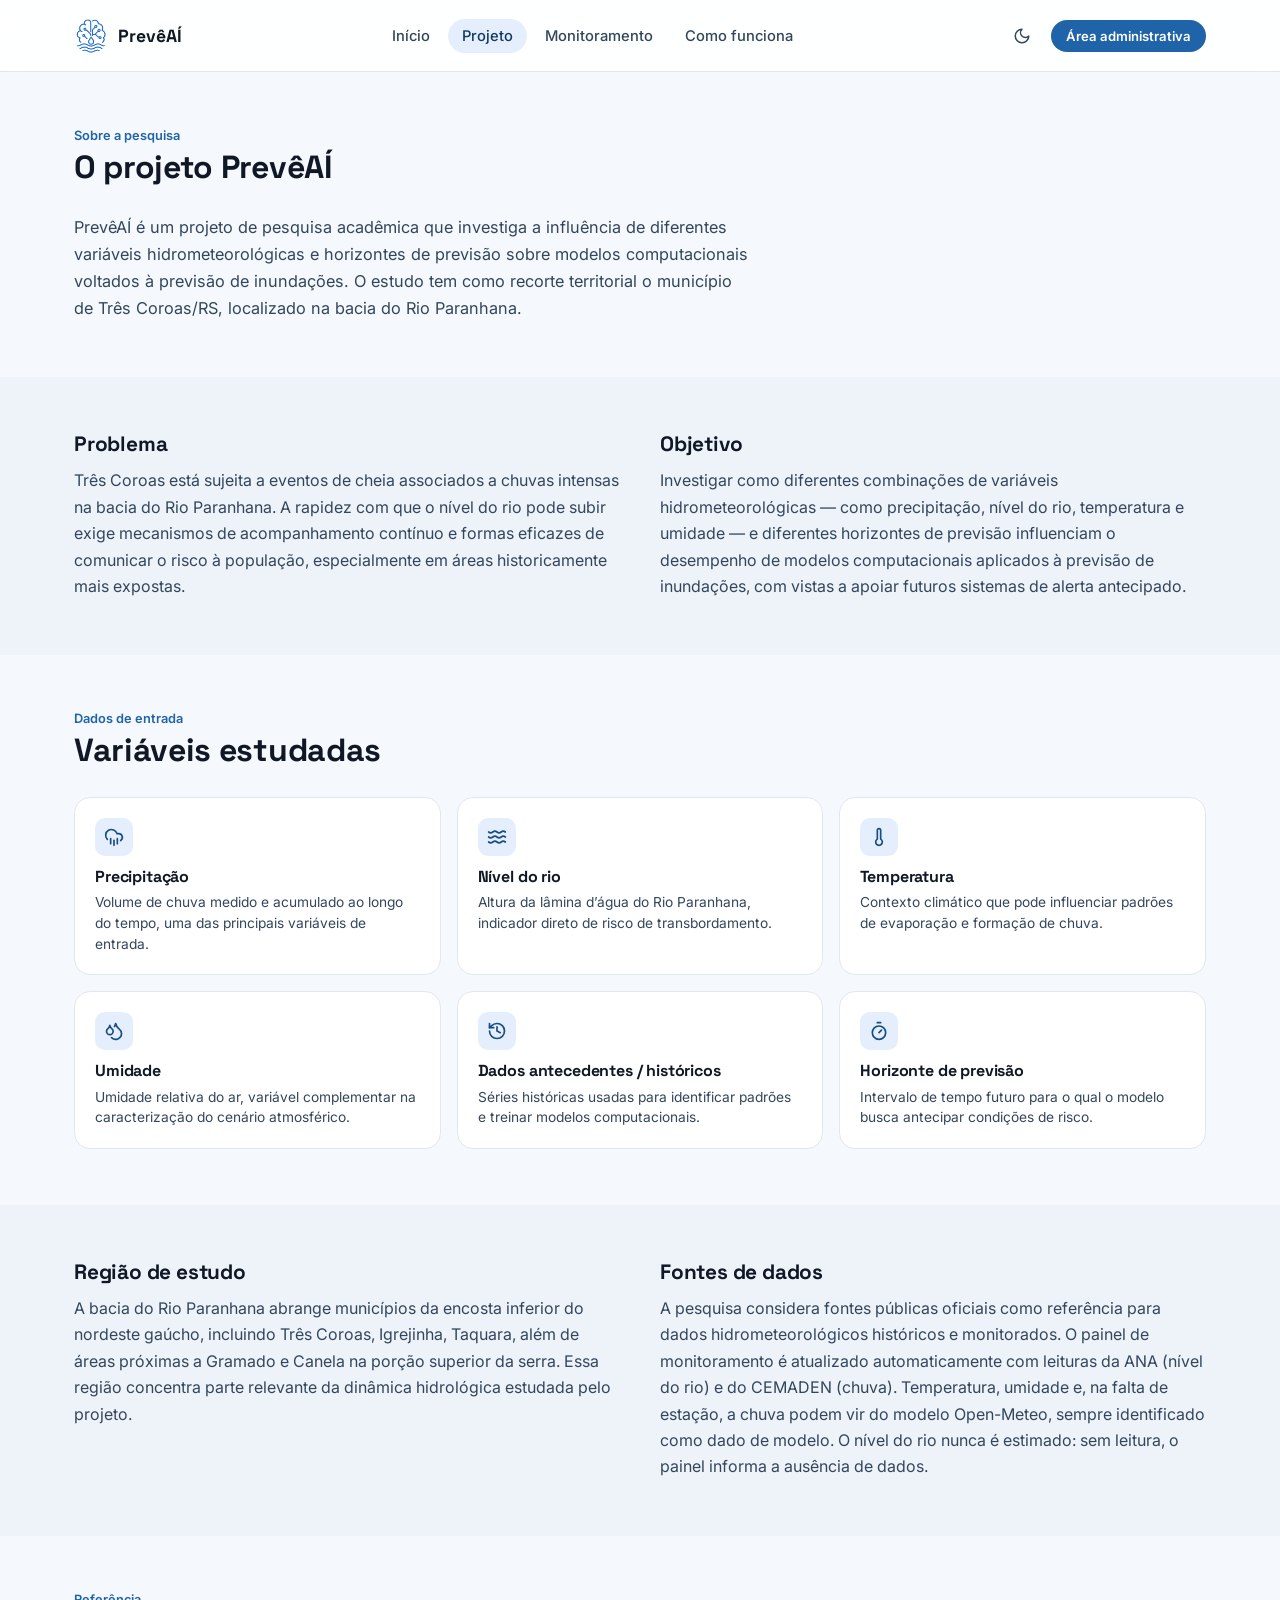
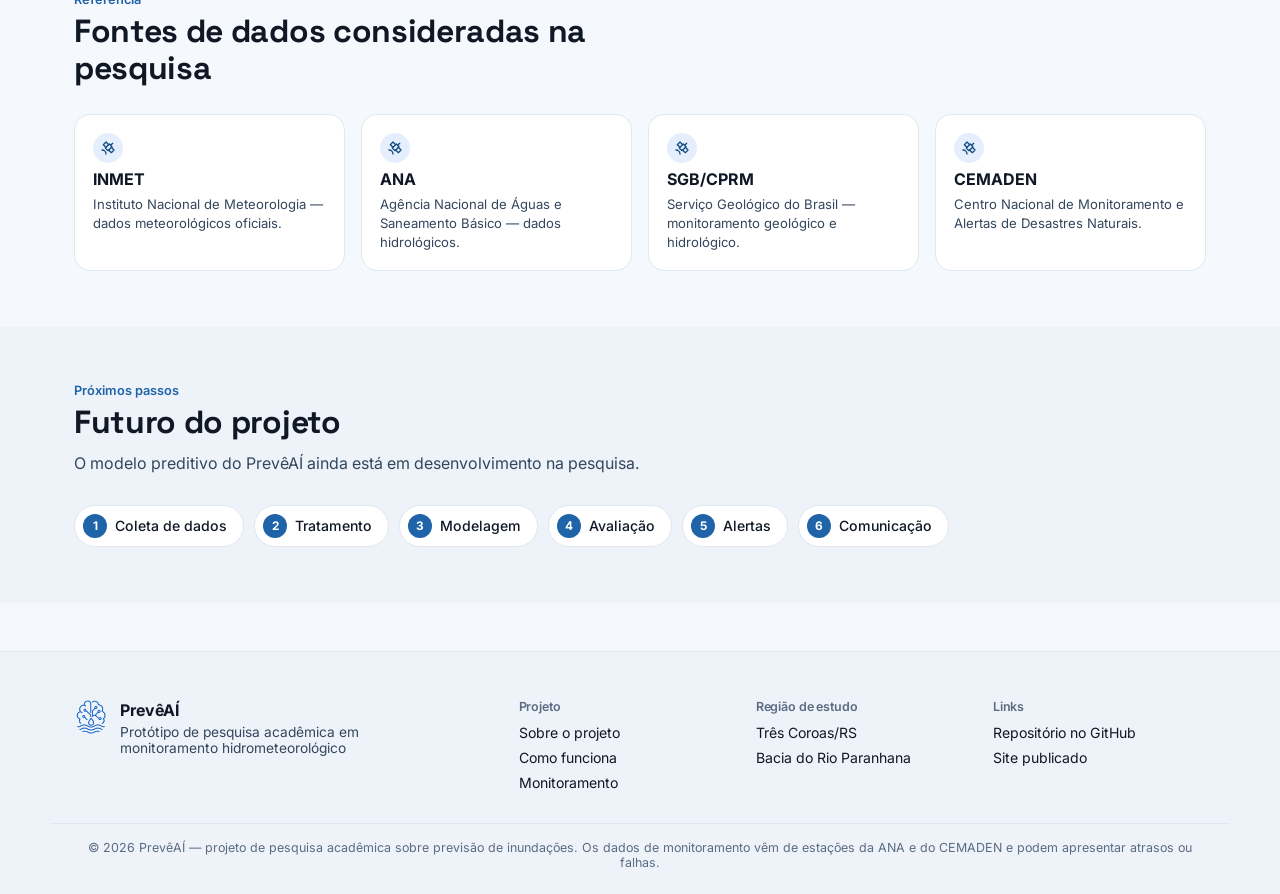
<file: projeto.html>
<!doctype html>
<html lang="pt-BR">

<head>
  <meta charset="UTF-8" />

  <link rel="icon" type="image/png" href="assets/img/favicon.png" />

  <link rel="apple-touch-icon" href="assets/img/apple-touch-icon.png" />

  <meta name="viewport" content="width=device-width, initial-scale=1, viewport-fit=cover" />

  <meta name="description"
    content="PrevêAÍ — protótipo de monitoramento hidrometeorológico e alertas de inundação para Três Coroas/RS." />

  <title>O projeto — PrevêAÍ</title>

  <link rel="preconnect" href="https://fonts.googleapis.com" />
  <link rel="preconnect" href="https://fonts.gstatic.com" crossorigin />

  <link
    href="https://fonts.googleapis.com/css2?family=Inter:wght@400;500;600;700;800&family=Space+Grotesk:wght@500;600;700&display=swap"
    rel="stylesheet" />

  <link rel="stylesheet" href="assets/css/global.css" />
  <link rel="stylesheet" href="assets/css/layout.css" />
  <link rel="stylesheet" href="assets/css/components.css" />
</head>

<body>

  <a href="#conteudo-principal" class="skip-link">
    Pular para o conteúdo principal
  </a>

  <div class="app-shell">

    <header class="site-header">
      <div class="container site-header__inner">

        <a href="index.html" class="brand" aria-label="PrevêAÍ — página inicial">
          <span class="brand__mark" aria-hidden="true">
            <img src="assets/img/logo-preveai.png" alt="" width="40" height="40" decoding="async" />
          </span>

          <span class="brand__name">PrevêAÍ</span>
        </a>

        <nav class="site-nav" aria-label="Navegação principal">
          <a href="index.html" class="site-nav__link">
            Início
          </a>

          <a href="projeto.html" class="site-nav__link is-active">
            Projeto
          </a>

          <a href="monitoramento.html" class="site-nav__link">
            Monitoramento
          </a>

          <a href="como-funciona.html" class="site-nav__link">
            Como funciona
          </a>
        </nav>

        <div class="site-header__actions">

          <button type="button" class="icon-button" data-action="toggle-theme" aria-label="Ativar tema escuro">
            <svg xmlns="http://www.w3.org/2000/svg" width="18" height="18" viewBox="0 0 24 24" fill="none"
              stroke="currentColor" stroke-width="2" stroke-linecap="round" stroke-linejoin="round" aria-hidden="true"
              focusable="false">
              <path d="M12 3a6 6 0 0 0 9 9 9 9 0 1 1-9-9Z" />
            </svg>
          </button>

          <div class="admin-quick" data-admin-session hidden>
            <a href="admin.html" class="button button--ghost button--sm">
              <svg xmlns="http://www.w3.org/2000/svg" width="16" height="16" viewBox="0 0 24 24" fill="none"
                stroke="currentColor" stroke-width="2" stroke-linecap="round" stroke-linejoin="round" aria-hidden="true"
                focusable="false">
                <path
                  d="M20 13c0 5-3.5 7.5-7.66 8.95a1 1 0 0 1-.67-.01C7.5 20.5 4 18 4 13V6a1 1 0 0 1 1-1c2 0 4.5-1.2 6.24-2.72a1.17 1.17 0 0 1 1.52 0C14.51 3.81 17 5 19 5a1 1 0 0 1 1 1z" />
                <path d="m9 12 2 2 4-4" />
              </svg>

              Painel
            </a>

            <button type="button" class="icon-button" data-action="logout"
              aria-label="Encerrar sessão de administrador">
              <svg xmlns="http://www.w3.org/2000/svg" width="18" height="18" viewBox="0 0 24 24" fill="none"
                stroke="currentColor" stroke-width="2" stroke-linecap="round" stroke-linejoin="round" aria-hidden="true"
                focusable="false">
                <path d="M9 21H5a2 2 0 0 1-2-2V5a2 2 0 0 1 2-2h4" />
                <polyline points="16 17 21 12 16 7" />
                <line x1="21" x2="9" y1="12" y2="12" />
              </svg>
            </button>
          </div>

          <a href="login.html" class="button button--primary button--sm" data-admin-login>
            Área administrativa
          </a>

        </div>
      </div>
    </header>

    <main id="conteudo-principal" class="app-main">

      <div class="page-project">

        <section class="section page-hero">
          <div class="container">

            <div class="section-heading">
              <p class="section-heading__eyebrow">
                Sobre a pesquisa
              </p>

              <h2>O projeto PrevêAÍ</h2>
            </div>

            <p class="page-lead">
              PrevêAÍ é um projeto de pesquisa acadêmica que investiga a influência de diferentes variáveis
              hidrometeorológicas e horizontes de previsão sobre modelos computacionais voltados à previsão de
              inundações. O estudo tem como recorte territorial o município de Três Coroas/RS, localizado na bacia do
              Rio Paranhana.
            </p>

          </div>
        </section>

        <section class="section section--alt">
          <div class="container two-col">

            <div>
              <h2>Problema</h2>

              <p>
                Três Coroas está sujeita a eventos de cheia associados a chuvas intensas na bacia do Rio Paranhana. A
                rapidez com que o nível do rio pode subir exige mecanismos de acompanhamento contínuo e formas eficazes
                de comunicar o risco à população, especialmente em áreas historicamente mais expostas.
              </p>
            </div>

            <div>
              <h2>Objetivo</h2>

              <p>
                Investigar como diferentes combinações de variáveis hidrometeorológicas — como precipitação, nível do
                rio, temperatura e umidade — e diferentes horizontes de previsão influenciam o desempenho de modelos
                computacionais aplicados à previsão de inundações, com vistas a apoiar futuros sistemas de alerta
                antecipado.
              </p>
            </div>

          </div>
        </section>

        <section class="section">
          <div class="container">

            <div class="section-heading">
              <p class="section-heading__eyebrow">
                Dados de entrada
              </p>

              <h2>Variáveis estudadas</h2>
            </div>

            <div class="variable-grid">

              <div class="variable-card">

                <div class="variable-card__icon" aria-hidden="true">
                  <svg xmlns="http://www.w3.org/2000/svg" width="20" height="20" viewBox="0 0 24 24" fill="none"
                    stroke="currentColor" stroke-width="2" stroke-linecap="round" stroke-linejoin="round"
                    aria-hidden="true" focusable="false">
                    <path d="M4 14.899A7 7 0 1 1 15.71 8h1.79a4.5 4.5 0 0 1 2.5 8.242" />
                    <path d="M16 14v6" />
                    <path d="M8 14v6" />
                    <path d="M12 16v6" />
                  </svg>
                </div>

                <h3>Precipitação</h3>

                <p>
                  Volume de chuva medido e acumulado ao longo do tempo, uma das principais variáveis de entrada.
                </p>

              </div>

              <div class="variable-card">

                <div class="variable-card__icon" aria-hidden="true">
                  <svg xmlns="http://www.w3.org/2000/svg" width="20" height="20" viewBox="0 0 24 24" fill="none"
                    stroke="currentColor" stroke-width="2" stroke-linecap="round" stroke-linejoin="round"
                    aria-hidden="true" focusable="false">
                    <path d="M2 6c.6.5 1.2 1 2.5 1C7 7 7 5 9.5 5c2.6 0 2.4 2 5 2 2.5 0 2.5-2 5-2 1.3 0 1.9.5 2.5 1" />
                    <path
                      d="M2 12c.6.5 1.2 1 2.5 1 2.5 0 2.5-2 5-2 2.6 0 2.4 2 5 2 2.5 0 2.5-2 5-2 1.3 0 1.9.5 2.5 1" />
                    <path
                      d="M2 18c.6.5 1.2 1 2.5 1 2.5 0 2.5-2 5-2 2.6 0 2.4 2 5 2 2.5 0 2.5-2 5-2 1.3 0 1.9.5 2.5 1" />
                  </svg>
                </div>

                <h3>Nível do rio</h3>

                <p>
                  Altura da lâmina d’água do Rio Paranhana, indicador direto de risco de transbordamento.
                </p>

              </div>

              <div class="variable-card">

                <div class="variable-card__icon" aria-hidden="true">
                  <svg xmlns="http://www.w3.org/2000/svg" width="20" height="20" viewBox="0 0 24 24" fill="none"
                    stroke="currentColor" stroke-width="2" stroke-linecap="round" stroke-linejoin="round"
                    aria-hidden="true" focusable="false">
                    <path d="M14 4v10.54a4 4 0 1 1-4 0V4a2 2 0 0 1 4 0Z" />
                  </svg>
                </div>

                <h3>Temperatura</h3>

                <p>
                  Contexto climático que pode influenciar padrões de evaporação e formação de chuva.
                </p>

              </div>

              <div class="variable-card">

                <div class="variable-card__icon" aria-hidden="true">
                  <svg xmlns="http://www.w3.org/2000/svg" width="20" height="20" viewBox="0 0 24 24" fill="none"
                    stroke="currentColor" stroke-width="2" stroke-linecap="round" stroke-linejoin="round"
                    aria-hidden="true" focusable="false">
                    <path
                      d="M7 16.3c2.2 0 4-1.83 4-4.05 0-1.16-.57-2.26-1.71-3.19S7.29 6.75 7 5.3c-.29 1.45-1.14 2.84-2.29 3.76S3 11.1 3 12.25c0 2.22 1.8 4.05 4 4.05z" />
                    <path
                      d="M12.56 6.6A10.97 10.97 0 0 0 14 3.02c.5 2.5 2 4.9 4 6.5s3 3.5 3 5.5a6.98 6.98 0 0 1-11.91 4.97" />
                  </svg>
                </div>

                <h3>Umidade</h3>

                <p>
                  Umidade relativa do ar, variável complementar na caracterização do cenário atmosférico.
                </p>

              </div>

              <div class="variable-card">

                <div class="variable-card__icon" aria-hidden="true">
                  <svg xmlns="http://www.w3.org/2000/svg" width="20" height="20" viewBox="0 0 24 24" fill="none"
                    stroke="currentColor" stroke-width="2" stroke-linecap="round" stroke-linejoin="round"
                    aria-hidden="true" focusable="false">
                    <path d="M3 12a9 9 0 1 0 9-9 9.75 9.75 0 0 0-6.74 2.74L3 8" />
                    <path d="M3 3v5h5" />
                    <path d="M12 7v5l4 2" />
                  </svg>
                </div>

                <h3>Dados antecedentes / históricos</h3>

                <p>
                  Séries históricas usadas para identificar padrões e treinar modelos computacionais.
                </p>

              </div>

              <div class="variable-card">

                <div class="variable-card__icon" aria-hidden="true">
                  <svg xmlns="http://www.w3.org/2000/svg" width="20" height="20" viewBox="0 0 24 24" fill="none"
                    stroke="currentColor" stroke-width="2" stroke-linecap="round" stroke-linejoin="round"
                    aria-hidden="true" focusable="false">
                    <line x1="10" x2="14" y1="2" y2="2" />
                    <line x1="12" x2="15" y1="14" y2="11" />
                    <circle cx="12" cy="14" r="8" />
                  </svg>
                </div>

                <h3>Horizonte de previsão</h3>

                <p>
                  Intervalo de tempo futuro para o qual o modelo busca antecipar condições de risco.
                </p>

              </div>

            </div>
          </div>
        </section>

        <section class="section section--alt">
          <div class="container two-col">

            <div>
              <h2>Região de estudo</h2>

              <p>
                A bacia do Rio Paranhana abrange municípios da encosta inferior do nordeste gaúcho, incluindo Três
                Coroas, Igrejinha, Taquara, além de áreas próximas a Gramado e Canela na porção superior da serra. Essa
                região concentra parte relevante da dinâmica hidrológica estudada pelo projeto.
              </p>
            </div>

            <div>
              <h2>Fontes de dados</h2>

              <p>
                A pesquisa considera fontes públicas oficiais como referência para dados hidrometeorológicos históricos
                e monitorados. O painel de monitoramento é atualizado automaticamente com leituras da ANA (nível do rio) e do CEMADEN (chuva). Temperatura, umidade e, na falta de estação, a chuva podem vir do modelo Open-Meteo, sempre identificado como dado de modelo. O nível do rio nunca é estimado: sem leitura, o painel informa a ausência de dados.
              </p>
            </div>

          </div>
        </section>

        <section class="section">
          <div class="container">

            <div class="section-heading">
              <p class="section-heading__eyebrow">
                Referência
              </p>

              <h2>
                Fontes de dados consideradas na pesquisa
              </h2>
            </div>

            <div class="source-grid">

              <div class="source-card">

                <span class="source-card__icon" aria-hidden="true">
                  <svg xmlns="http://www.w3.org/2000/svg" width="16" height="16" viewBox="0 0 24 24" fill="none"
                    stroke="currentColor" stroke-width="2" stroke-linecap="round" stroke-linejoin="round"
                    aria-hidden="true" focusable="false">
                    <path d="M13 7 9 3 5 7l4 4" />
                    <path d="m17 11 4 4-4 4-4-4" />
                    <path d="m8 12 4 4 6-6-4-4Z" />
                    <path d="m16 8 3-3" />
                    <path d="M9 21a6 6 0 0 0-6-6" />
                  </svg>
                </span>

                <strong>INMET</strong>

                <p>
                  Instituto Nacional de Meteorologia — dados meteorológicos oficiais.
                </p>

              </div>

              <div class="source-card">

                <span class="source-card__icon" aria-hidden="true">
                  <svg xmlns="http://www.w3.org/2000/svg" width="16" height="16" viewBox="0 0 24 24" fill="none"
                    stroke="currentColor" stroke-width="2" stroke-linecap="round" stroke-linejoin="round"
                    aria-hidden="true" focusable="false">
                    <path d="M13 7 9 3 5 7l4 4" />
                    <path d="m17 11 4 4-4 4-4-4" />
                    <path d="m8 12 4 4 6-6-4-4Z" />
                    <path d="m16 8 3-3" />
                    <path d="M9 21a6 6 0 0 0-6-6" />
                  </svg>
                </span>

                <strong>ANA</strong>

                <p>
                  Agência Nacional de Águas e Saneamento Básico — dados hidrológicos.
                </p>

              </div>

              <div class="source-card">

                <span class="source-card__icon" aria-hidden="true">
                  <svg xmlns="http://www.w3.org/2000/svg" width="16" height="16" viewBox="0 0 24 24" fill="none"
                    stroke="currentColor" stroke-width="2" stroke-linecap="round" stroke-linejoin="round"
                    aria-hidden="true" focusable="false">
                    <path d="M13 7 9 3 5 7l4 4" />
                    <path d="m17 11 4 4-4 4-4-4" />
                    <path d="m8 12 4 4 6-6-4-4Z" />
                    <path d="m16 8 3-3" />
                    <path d="M9 21a6 6 0 0 0-6-6" />
                  </svg>
                </span>

                <strong>SGB/CPRM</strong>

                <p>
                  Serviço Geológico do Brasil — monitoramento geológico e hidrológico.
                </p>

              </div>

              <div class="source-card">

                <span class="source-card__icon" aria-hidden="true">
                  <svg xmlns="http://www.w3.org/2000/svg" width="16" height="16" viewBox="0 0 24 24" fill="none"
                    stroke="currentColor" stroke-width="2" stroke-linecap="round" stroke-linejoin="round"
                    aria-hidden="true" focusable="false">
                    <path d="M13 7 9 3 5 7l4 4" />
                    <path d="m17 11 4 4-4 4-4-4" />
                    <path d="m8 12 4 4 6-6-4-4Z" />
                    <path d="m16 8 3-3" />
                    <path d="M9 21a6 6 0 0 0-6-6" />
                  </svg>
                </span>

                <strong>CEMADEN</strong>

                <p>
                  Centro Nacional de Monitoramento e Alertas de Desastres Naturais.
                </p>

              </div>

            </div>
          </div>
        </section>

        <section class="section section--alt">
          <div class="container">

            <div class="section-heading">
              <p class="section-heading__eyebrow">
                Próximos passos
              </p>

              <h2>Futuro do projeto</h2>

              <p class="section-heading__desc">
                O modelo preditivo do PrevêAÍ ainda está em desenvolvimento na pesquisa.
              </p>
            </div>

            <ol class="roadmap">

              <li>
                <span class="roadmap__index">1</span>
                <span>Coleta de dados</span>
              </li>

              <li>
                <span class="roadmap__index">2</span>
                <span>Tratamento</span>
              </li>

              <li>
                <span class="roadmap__index">3</span>
                <span>Modelagem</span>
              </li>

              <li>
                <span class="roadmap__index">4</span>
                <span>Avaliação</span>
              </li>

              <li>
                <span class="roadmap__index">5</span>
                <span>Alertas</span>
              </li>

              <li>
                <span class="roadmap__index">6</span>
                <span>Comunicação</span>
              </li>

            </ol>

          </div>
        </section>

      </div>
    </main>

    <footer class="site-footer">
      <div class="container site-footer__inner">

        <div class="site-footer__brand">

          <span class="brand__mark" aria-hidden="true">
            <img src="assets/img/logo-preveai.png" alt="" width="40" height="40" decoding="async" />
          </span>

          <div>
            <strong>PrevêAÍ</strong>

            <p>
              Protótipo de pesquisa acadêmica em monitoramento hidrometeorológico
            </p>
          </div>

        </div>

        <div class="site-footer__cols">

          <div>
            <h3>Projeto</h3>

            <ul>
              <li>
                <a href="projeto.html">
                  Sobre o projeto
                </a>
              </li>

              <li>
                <a href="como-funciona.html">
                  Como funciona
                </a>
              </li>

              <li>
                <a href="monitoramento.html">
                  Monitoramento
                </a>
              </li>
            </ul>
          </div>

          <div>
            <h3>Região de estudo</h3>

            <ul>
              <li>Três Coroas/RS</li>
              <li>Bacia do Rio Paranhana</li>
            </ul>
          </div>

          <div>
            <h3>Links</h3>

            <ul>
              <li>
                <a href="https://github.com/alezimkkj/preve-ai-front" target="_blank" rel="noopener noreferrer">Repositório no GitHub</a>
              </li>

              <li>
                <a href="https://alezimkkj.github.io/preve-ai-front/" target="_blank" rel="noopener noreferrer">Site publicado</a>
              </li>
            </ul>
          </div>

        </div>
      </div>

      <div class="site-footer__bottom container">
        <p>
          © 2026 PrevêAÍ — projeto de pesquisa acadêmica sobre previsão de inundações.
          Os dados de monitoramento vêm de estações da ANA e do CEMADEN e podem apresentar atrasos ou falhas.
        </p>
      </div>
    </footer>

    <nav class="bottom-nav" aria-label="Navegação principal (móvel)">

      <a href="index.html" class="bottom-nav__item">
        <svg xmlns="http://www.w3.org/2000/svg" width="20" height="20" viewBox="0 0 24 24" fill="none"
          stroke="currentColor" stroke-width="2" stroke-linecap="round" stroke-linejoin="round" aria-hidden="true"
          focusable="false">
          <path d="m3 9 9-7 9 7v11a2 2 0 0 1-2 2H5a2 2 0 0 1-2-2z" />
          <polyline points="9 22 9 12 15 12 15 22" />
        </svg>

        <span>Início</span>
      </a>

      <a href="projeto.html" class="bottom-nav__item is-active">
        <svg xmlns="http://www.w3.org/2000/svg" width="20" height="20" viewBox="0 0 24 24" fill="none"
          stroke="currentColor" stroke-width="2" stroke-linecap="round" stroke-linejoin="round" aria-hidden="true"
          focusable="false">
          <path d="M15 2H6a2 2 0 0 0-2 2v16a2 2 0 0 0 2 2h12a2 2 0 0 0 2-2V7Z" />
          <path d="M14 2v4a2 2 0 0 0 2 2h4" />
          <path d="M10 9H8" />
          <path d="M16 13H8" />
          <path d="M16 17H8" />
        </svg>

        <span>Projeto</span>
      </a>

      <a href="monitoramento.html" class="bottom-nav__item">
        <svg xmlns="http://www.w3.org/2000/svg" width="20" height="20" viewBox="0 0 24 24" fill="none"
          stroke="currentColor" stroke-width="2" stroke-linecap="round" stroke-linejoin="round" aria-hidden="true"
          focusable="false">
          <path
            d="M22 12h-2.48a2 2 0 0 0-1.93 1.46l-2.35 8.36a.25.25 0 0 1-.48 0L9.24 2.18a.25.25 0 0 0-.48 0l-2.35 8.36A2 2 0 0 1 4.49 12H2" />
        </svg>

        <span>Monitorar</span>
      </a>

      <a href="como-funciona.html" class="bottom-nav__item">
        <svg xmlns="http://www.w3.org/2000/svg" width="20" height="20" viewBox="0 0 24 24" fill="none"
          stroke="currentColor" stroke-width="2" stroke-linecap="round" stroke-linejoin="round" aria-hidden="true"
          focusable="false">
          <circle cx="12" cy="12" r="10" />
          <path d="M9.09 9a3 3 0 0 1 5.83 1c0 2-3 3-3 3" />
          <path d="M12 17h.01" />
        </svg>

        <span>Funciona</span>
      </a>

      <a href="login.html" class="bottom-nav__item" data-admin-nav>
        <svg xmlns="http://www.w3.org/2000/svg" width="20" height="20" viewBox="0 0 24 24" fill="none"
          stroke="currentColor" stroke-width="2" stroke-linecap="round" stroke-linejoin="round" aria-hidden="true"
          focusable="false">
          <path
            d="M20 13c0 5-3.5 7.5-7.66 8.95a1 1 0 0 1-.67-.01C7.5 20.5 4 18 4 13V6a1 1 0 0 1 1-1c2 0 4.5-1.2 6.24-2.72a1.17 1.17 0 0 1 1.52 0C14.51 3.81 17 5 19 5a1 1 0 0 1 1 1z" />
          <path d="m9 12 2 2 4-4" />
        </svg>

        <span>Admin</span>
      </a>

    </nav>

  </div>

  <div class="toast-stack" id="toast-stack" role="status" aria-live="polite"></div>

  <script src="assets/js/icons.js"></script>
  <script src="assets/js/app.js"></script>

</body>

</html>
</file>
<file: assets/css/global.css>
@import url('./tokens.css');

* {
  box-sizing: border-box;
}

html {
  scroll-behavior: smooth;
  scroll-padding-top: calc(var(--header-h) + 16px);
}

html.theme-transition,
html.theme-transition *,
html.theme-transition *::before,
html.theme-transition *::after {
  transition: background-color 0.35s ease, color 0.35s ease, border-color 0.35s ease, fill 0.35s ease, stroke 0.35s ease, box-shadow 0.35s ease !important;
}

html,
body {
  padding: 0;
  margin: 0;
}

body {
  background: var(--color-bg);
  color: var(--color-ink);
  font-family: var(--font-body);
  -webkit-font-smoothing: antialiased;
  text-rendering: optimizeLegibility;
  transition: background-color 0.2s ease, color 0.2s ease;
}

h1, h2, h3, h4 {
  font-family: var(--font-display);
  color: var(--color-ink);
  line-height: 1.15;
  margin: 0;
  letter-spacing: -0.01em;
}

p {
  margin: 0;
  color: var(--color-ink-soft);
}

a {
  color: inherit;
  text-decoration: none;
}

button {
  font-family: inherit;
}

img {
  max-width: 100%;
  display: block;
}

:focus-visible {
  outline: 2px solid var(--color-brand-500);
  outline-offset: 2px;
  border-radius: 4px;
}

.container {
  width: 100%;
  max-width: 1180px;
  margin: 0 auto;
  padding: 0 24px;
}

@media (max-width: 640px) {
  .container {
    padding: 0 18px;
  }
}

.visually-hidden {
  position: absolute;
  width: 1px;
  height: 1px;
  padding: 0;
  margin: -1px;
  overflow: hidden;
  clip: rect(0, 0, 0, 0);
  white-space: nowrap;
  border: 0;
}

::selection {
  background: var(--color-brand-400);
  color: white;
}

table {
  border-collapse: collapse;
}

@media (prefers-reduced-motion: reduce) {
  html {
    scroll-behavior: auto;
  }

  *, *::before, *::after {
    animation-duration: 0.001ms !important;
    animation-iteration-count: 1 !important;
    transition-duration: 0.001ms !important;
  }
}

[hidden] {
  display: none !important;
}
</file>
<file: assets/css/layout.css>
.app-shell {
  display: flex;
  flex-direction: column;
  min-height: 100vh;
  min-height: 100dvh;
}

.app-main {
  flex: 1;
}

.skip-link {
  position: fixed;
  top: -100px;
  left: 12px;
  z-index: 200;
  background: var(--color-brand-500);
  color: white;
  padding: 10px 16px;
  border-radius: var(--radius-sm);
  transition: top 0.15s ease;
}

.skip-link:focus {
  top: calc(12px + var(--safe-top));
}

.site-header {
  position: sticky;
  top: 0;
  z-index: 100;
  height: var(--header-h);
  padding-top: var(--safe-top);
  background: color-mix(in srgb, var(--color-surface) 88%, transparent);
  backdrop-filter: blur(10px);
  border-bottom: 1px solid var(--color-line);
}

.site-header__inner {
  height: var(--header-h);
  display: flex;
  align-items: center;
  justify-content: space-between;
  gap: 20px;
}

.brand {
  display: flex;
  align-items: center;
  gap: 10px;
  font-family: var(--font-display);
  font-weight: 700;
  font-size: 1.1rem;
}

.brand__mark {
  display: inline-flex;
  align-items: center;
  justify-content: center;
  flex: none;
  width: 34px;
  height: 34px;
  border-radius: 50%;
  overflow: hidden;
  background: transparent;
}

.brand__mark img {
  width: 100%;
  height: 100%;
  object-fit: contain;
}

:root[data-theme='dark'] .brand__mark {
  background: transparent;
  box-shadow: none;
}

.login-card__logo .brand__mark {
  width: 40px;
  height: 40px;
}

.site-nav {
  display: none;
  gap: 4px;
}

@media (min-width: 861px) {
  .site-nav {
    display: flex;
  }
}

.site-nav__link {
  padding: 8px 14px;
  border-radius: 999px;
  font-size: 0.92rem;
  font-weight: 500;
  color: var(--color-ink-soft);
  transition: background-color 0.15s ease, color 0.15s ease;
}

.site-nav__link:hover {
  background: var(--color-bg-alt);
  color: var(--color-ink);
}

.site-nav__link.is-active {
  background: var(--color-brand-100);
  color: var(--color-brand-800);
}

.site-header__actions {
  display: flex;
  align-items: center;
  gap: 10px;
}

.admin-quick {
  display: none;
  align-items: center;
  gap: 8px;
}

@media (min-width: 640px) {
  .admin-quick {
    display: flex;
  }
}

.bottom-nav {
  position: fixed;
  bottom: 0;
  left: 0;
  right: 0;
  z-index: 100;
  display: flex;
  justify-content: space-around;
  align-items: center;
  height: var(--bottom-nav-h);
  padding-bottom: var(--safe-bottom);
  background: var(--color-surface);
  border-top: 1px solid var(--color-line);
  box-shadow: 0 -4px 16px rgba(16, 24, 38, 0.06);
}

@media (min-width: 861px) {
  .bottom-nav {
    display: none;
  }
}

.bottom-nav__item {
  display: flex;
  flex-direction: column;
  align-items: center;
  gap: 3px;
  font-size: 0.66rem;
  font-weight: 500;
  color: var(--color-slate);
  padding: 6px 10px;
  border-radius: var(--radius-sm);
  min-width: 56px;
}

.bottom-nav__item.is-active {
  color: var(--color-brand-600);
}

.site-footer {
  background: var(--color-bg-alt);
  border-top: 1px solid var(--color-line);
  margin-top: 48px;
}

.site-footer__inner {
  padding: 48px 24px 32px;
  display: grid;
  gap: 32px;
  grid-template-columns: 1.2fr 2fr;
}

@media (max-width: 760px) {
  .site-footer__inner {
    grid-template-columns: 1fr;
  }
}

.site-footer__brand {
  display: flex;
  gap: 12px;
}

.site-footer__brand p {
  font-size: 0.86rem;
  margin-top: 4px;
  max-width: 34ch;
}

.site-footer__cols {
  display: grid;
  grid-template-columns: repeat(3, 1fr);
  gap: 24px;
}

@media (max-width: 560px) {
  .site-footer__cols {
    grid-template-columns: 1fr 1fr;
  }
}

.site-footer__cols h3 {
  font-size: 0.78rem;
  text-transform: none;
  color: var(--color-slate);
  margin-bottom: 10px;
  font-family: var(--font-body);
  font-weight: 600;
}

.site-footer__cols ul {
  list-style: none;
  padding: 0;
  margin: 0;
  display: flex;
  flex-direction: column;
  gap: 8px;
  font-size: 0.88rem;
}

.footer-placeholder {
  color: var(--color-slate-light);
}

.site-footer__bottom {
  padding: 16px 24px calc(24px + var(--safe-bottom));
  border-top: 1px solid var(--color-line);
}

@media (max-width: 860px) {
  .site-footer__bottom {
    padding-bottom: calc(24px + var(--bottom-nav-h) + var(--safe-bottom));
  }
}

.site-footer__bottom p {
  font-size: 0.78rem;
  color: var(--color-slate);
  text-align: center;
}

.hero {
  --hero-h1-size: clamp(2.1rem, 4.4vw, 3.1rem);
  padding: 56px 0 40px;
}

.hero__grid {
  display: grid;
  grid-template-columns: 1.1fr 0.9fr;
  column-gap: 40px;
  row-gap: 18px;
  align-items: start;
}

.hero__content {
  display: contents;
}

.hero__content > * {
  grid-column: 1;
  justify-self: start;
}

@media (max-width: 900px) {
  .hero__grid {
    grid-template-columns: 1fr;
  }
}

.hero h1 {
  font-size: var(--hero-h1-size);
  max-width: 16ch;
}

.hero__lead {
  font-size: 1.05rem;
  max-width: 56ch;
  line-height: 1.6;
}

.hero__actions {
  display: flex;
  flex-wrap: wrap;
  gap: 12px;
  margin-top: 6px;
}

.hero__visual {
  position: relative;
  grid-column: 2;
  grid-row: 2 / 5;
  align-self: stretch;
  min-height: 260px;
}

@media (max-width: 900px) {
  .hero__visual {
    grid-column: 1;
    grid-row: auto;
    min-height: 0;
    aspect-ratio: 360 / 320;
    margin-top: 12px;
  }
}

.hero__wave {
  position: absolute;
  inset: 0;
  width: 100%;
  height: 100%;
}

.hero__visual-label {
  position: absolute;
  left: 0;
  top: calc(var(--hero-h1-size) * 0.22 - 2px);
  font-family: var(--font-display);
  font-size: 1.5rem;
  line-height: 1;
  font-weight: 600;
  color: var(--color-brand-700);
}

@media (max-width: 900px) {
  .hero__visual-label {
    top: 0;
  }
}

.hero__marker {
  position: absolute;
  left: 75%;
  top: 59.875%;
  width: 0;
  height: 0;
}

.hero__marker-dot,
.hero__marker-ring {
  position: absolute;
  border-radius: 50%;
  background: var(--color-risk-atencao);
}

.hero__marker-dot {
  width: 12px;
  height: 12px;
  border: 2px solid var(--color-surface);
  box-sizing: content-box;
  margin: -8px 0 0 -8px;
}

.hero__marker-ring {
  width: 28px;
  height: 28px;
  margin: -14px 0 0 -14px;
  opacity: 0.25;
  animation: marker-pulse 2.4s ease-out infinite;
}

@keyframes marker-pulse {
  0% { transform: scale(0.45); opacity: 0.5; }
  100% { transform: scale(1.4); opacity: 0; }
}

.hero__visual-card {
  position: absolute;
  bottom: 8px;
  left: 8px;
  background: var(--color-surface);
  border: 1px solid var(--color-line);
  border-radius: var(--radius-md);
  padding: 14px 16px;
  display: flex;
  flex-direction: column;
  gap: 4px;
  box-shadow: var(--shadow-raised);
  font-size: 0.85rem;
}

.hero__visual-card strong {
  font-family: var(--font-display);
  font-size: 1rem;
}

.hero__visual-card span {
  color: var(--color-slate);
}

.page-hero {
  padding-top: 44px;
  padding-bottom: 28px;
}

.page-hero--admin {
  padding-bottom: 16px;
}

.page-lead {
  font-size: 1.02rem;
  max-width: 68ch;
  line-height: 1.65;
}
</file>
<file: assets/css/components.css>
.section {
  padding: 56px 0;
}

#search-section,
#section-funciona {
  padding-bottom: 10px;
}

.section--alt {
  background: var(--color-bg-alt);
}

.section-heading {
  max-width: 62ch;
  margin-bottom: 28px;
}

.section-heading__eyebrow {
  font-size: 0.8rem;
  font-weight: 600;
  color: var(--color-brand-600);
  margin-bottom: 6px;
}

.section-heading h2 {
  font-size: clamp(1.5rem, 3vw, 2rem);
}

.section-heading__desc {
  margin-top: 10px;
  font-size: 1rem;
  line-height: 1.6;
}

.section-heading:has(+ .pipeline) {
  max-width: none;
}

.section-heading:has(+ .pipeline) h2 {
  max-width: 38.4rem;
}

.two-col {
  display: grid;
  grid-template-columns: 1fr 1fr;
  gap: 40px;
}

.two-col h2 {
  font-size: 1.3rem;
  margin-bottom: 10px;
}

.two-col p {
  line-height: 1.65;
}

@media (max-width: 760px) {
  .two-col {
    grid-template-columns: 1fr;
    gap: 28px;
  }
}

.button {
  display: inline-flex;
  align-items: center;
  justify-content: center;
  gap: 8px;
  padding: 11px 20px;
  border-radius: 999px;
  font-weight: 600;
  font-size: 0.92rem;
  border: 1px solid transparent;
  cursor: pointer;
  transition: transform 0.12s ease, background-color 0.15s ease, border-color 0.15s ease, box-shadow 0.15s ease;
  white-space: nowrap;
}

.button:active {
  transform: scale(0.98);
}

.button:disabled {
  opacity: 0.6;
  cursor: not-allowed;
}

.button--primary {
  background: var(--color-brand-600);
  color: white;
}

.button--primary:hover {
  background: var(--color-brand-700);
}

.button--ghost {
  background: transparent;
  border-color: var(--color-line);
  color: var(--color-ink);
}

.button--ghost:hover {
  background: var(--color-bg-alt);
}

.button--danger {
  background: var(--color-risk-critico);
  color: white;
}

.button--danger:hover {
  filter: brightness(0.92);
}

.button--sm {
  padding: 7px 14px;
  font-size: 0.82rem;
}

.button--lg {
  padding: 14px 26px;
  font-size: 1rem;
}

.button--block {
  width: 100%;
}

.icon-button {
  display: inline-flex;
  align-items: center;
  justify-content: center;
  width: 38px;
  height: 38px;
  border-radius: var(--radius-sm);
  border: 1px solid transparent;
  background: transparent;
  color: var(--color-ink-soft);
  cursor: pointer;
  transition: background-color 0.15s ease, color 0.15s ease;
}

.icon-button:hover {
  background: var(--color-bg-alt);
  color: var(--color-ink);
}

.icon-button--danger:hover {
  background: var(--color-risk-critico-bg);
  color: var(--color-risk-critico);
}

.demo-badge {
  display: inline-flex;
  align-items: center;
  gap: 6px;
  padding: 5px 12px;
  border-radius: 999px;
  background: var(--color-bg-alt);
  border: 1px solid var(--color-line);
  color: var(--color-slate);
  font-size: 0.76rem;
  font-weight: 600;
  white-space: nowrap;
}

.risk-badge {
  display: inline-flex;
  align-items: center;
  gap: 7px;
  padding: 7px 14px;
  border-radius: 999px;
  font-weight: 600;
  font-size: 0.88rem;
}

.risk-badge--sm {
  padding: 4px 10px;
  font-size: 0.76rem;
}

.risk-badge--lg {
  padding: 10px 18px;
  font-size: 1rem;
}

.risk-badge--normal {
  background: var(--color-risk-normal-bg);
  color: var(--color-risk-normal);
}

.risk-badge--atencao {
  background: var(--color-risk-atencao-bg);
  color: var(--color-risk-atencao);
}

.risk-badge--critico {
  background: var(--color-risk-critico-bg);
  color: var(--color-risk-critico);
}

.problem-grid {
  display: grid;
  grid-template-columns: 1.2fr 0.8fr;
  gap: 36px;
  align-items: stretch;
}

.problem-grid p {
  line-height: 1.65;
  margin-bottom: 14px;
}

.problem-grid > div > p:last-child {
  margin-bottom: 0;
}

@media (max-width: 800px) {
  .problem-grid {
    grid-template-columns: 1fr;
  }
}

.problem-card {
  display: flex;
  flex-direction: column;
  justify-content: space-between;
  gap: 14px;
  background: var(--color-surface);
  border: 1px solid var(--color-line);
  border-radius: var(--radius-lg);
  padding: 26px;
  box-shadow: var(--shadow-soft);
}

.problem-card h3 {
  font-size: 1.05rem;
  margin: 0;
}

.problem-card ul {
  display: contents;
  list-style: none;
  padding: 0;
  margin: 0;
  font-size: 0.92rem;
  line-height: 1.5;
  color: var(--color-ink-soft);
}

.pipeline {
  display: grid;
  grid-template-columns: repeat(3, 1fr);
  gap: 18px;
}

@media (max-width: 900px) {
  .pipeline {
    grid-template-columns: repeat(2, 1fr);
  }
}

@media (max-width: 560px) {
  .pipeline {
    grid-template-columns: 1fr;
  }
}

.pipeline__step {
  display: flex;
  gap: 14px;
  background: var(--color-surface);
  border: 1px solid var(--color-line);
  border-radius: var(--radius-md);
  padding: 18px;
}

.pipeline__icon {
  flex-shrink: 0;
  width: 38px;
  height: 38px;
  border-radius: var(--radius-sm);
  display: flex;
  align-items: center;
  justify-content: center;
  background: var(--color-brand-100);
  color: var(--color-brand-700);
}

.pipeline__index {
  font-size: 0.72rem;
  font-weight: 700;
  color: var(--color-brand-600);
}

.pipeline__step h3 {
  font-size: 0.98rem;
  margin: 2px 0 4px;
}

.pipeline__step p {
  font-size: 0.85rem;
  line-height: 1.5;
}

.pipeline__note {
  margin-top: 24px;
  padding: 14px 18px;
  background: var(--color-brand-100);
  border-radius: var(--radius-md);
  font-size: 0.88rem;
  color: var(--color-brand-900);
  line-height: 1.5;
}

.monitoring-preview {
  background: var(--color-surface);
  border: 1px solid var(--color-line);
  border-radius: var(--radius-lg);
  padding: 28px;
  box-shadow: var(--shadow-soft);
}

.monitoring-preview__header {
  display: flex;
  justify-content: space-between;
  align-items: flex-start;
  flex-wrap: wrap;
  gap: 12px;
  margin-bottom: 20px;
}

.monitoring-preview__header h3 {
  font-size: 1.3rem;
  margin-top: 8px;
}

.monitoring-preview__stats {
  display: grid;
  grid-template-columns: repeat(3, 1fr);
  gap: 14px;
  margin-bottom: 22px;
}

@media (max-width: 640px) {
  .monitoring-preview__stats {
    grid-template-columns: 1fr;
  }
}

.stat-grid {
  display: grid;
  grid-template-columns: repeat(5, 1fr);
  gap: 14px;
  margin: 24px 0 32px;
}

@media (max-width: 980px) {
  .stat-grid {
    grid-template-columns: repeat(3, 1fr);
  }
}

@media (max-width: 620px) {
  .stat-grid {
    grid-template-columns: repeat(2, 1fr);
  }
}

.stat-card {
  display: flex;
  align-items: center;
  gap: 12px;
  background: var(--color-surface);
  border: 1px solid var(--color-line);
  border-radius: var(--radius-md);
  padding: 16px;
}

.stat-card__icon {
  flex-shrink: 0;
  width: 38px;
  height: 38px;
  border-radius: var(--radius-sm);
  display: flex;
  align-items: center;
  justify-content: center;
  background: var(--color-brand-100);
  color: var(--color-brand-700);
}

.stat-card--atencao .stat-card__icon {
  background: var(--color-risk-atencao-bg);
  color: var(--color-risk-atencao);
}

.stat-card--critico .stat-card__icon {
  background: var(--color-risk-critico-bg);
  color: var(--color-risk-critico);
}

.stat-card__body {
  display: flex;
  flex-direction: column;
  gap: 2px;
  min-width: 0;
}

.stat-card__label {
  font-size: 0.76rem;
  color: var(--color-slate);
  white-space: nowrap;
  overflow: hidden;
  text-overflow: ellipsis;
}

.stat-card__value {
  font-family: var(--font-display);
  font-weight: 700;
  font-size: 1.2rem;
}

.stat-card__unit {
  font-size: 0.8rem;
  font-weight: 500;
  color: var(--color-slate);
}

.early-warning {
  --ew-h2-size: clamp(1.5rem, 3vw, 2rem);
  display: grid;
  grid-template-columns: 1.3fr 0.7fr;
  gap: 30px;
  align-items: stretch;
}

@media (max-width: 800px) {
  .early-warning {
    grid-template-columns: 1fr;
  }
}

.early-warning .section-heading h2 {
  font-size: var(--ew-h2-size);
}

.early-warning__text .section-heading {
  margin-bottom: 20px;
}

.early-warning__text .section-heading__eyebrow {
  line-height: 1.25;
}

.early-warning__text .section-heading__desc {
  margin-top: 20px;
}

.early-warning__levels {
  display: grid;
  grid-template-columns: repeat(3, 1fr);
  gap: 12px;
  margin-top: calc(1rem + 6px + var(--ew-h2-size) * 0.22);
}

@media (max-width: 800px) {
  .early-warning__levels {
    margin-top: 0;
  }
}

.level-tile {
  display: flex;
  flex-direction: column;
  align-items: center;
  justify-content: center;
  gap: 12px;
  min-height: 132px;
  padding: 22px 10px;
  border-radius: var(--radius-md);
  text-align: center;
  font-weight: 600;
  font-size: 0.92rem;
  line-height: 1.25;
}

.level-tile--normal {
  background: var(--color-risk-normal-bg);
  color: var(--color-risk-normal);
}

.level-tile--atencao {
  background: var(--color-risk-atencao-bg);
  color: var(--color-risk-atencao);
}

.level-tile--critico {
  background: var(--color-risk-critico-bg);
  color: var(--color-risk-critico);
}

.variable-grid {
  display: grid;
  grid-template-columns: repeat(3, 1fr);
  gap: 16px;
}

@media (max-width: 860px) {
  .variable-grid {
    grid-template-columns: repeat(2, 1fr);
  }
}

@media (max-width: 560px) {
  .variable-grid {
    grid-template-columns: 1fr;
  }
}

.variable-card {
  background: var(--color-surface);
  border: 1px solid var(--color-line);
  border-radius: var(--radius-md);
  padding: 20px;
}

.variable-card__icon {
  width: 38px;
  height: 38px;
  border-radius: var(--radius-sm);
  background: var(--color-brand-100);
  color: var(--color-brand-700);
  display: flex;
  align-items: center;
  justify-content: center;
  margin-bottom: 12px;
}

.variable-card h3 {
  font-size: 1rem;
  margin-bottom: 6px;
}

.variable-card p {
  font-size: 0.86rem;
  line-height: 1.5;
}

.source-grid {
  display: grid;
  grid-template-columns: repeat(4, 1fr);
  gap: 16px;
}

@media (max-width: 860px) {
  .source-grid {
    grid-template-columns: repeat(2, 1fr);
  }
}

.source-card {
  display: flex;
  flex-direction: column;
  gap: 6px;
  background: var(--color-surface);
  border: 1px solid var(--color-line);
  border-radius: var(--radius-md);
  padding: 18px;
}

.source-card__icon {
  width: 30px;
  height: 30px;
  border-radius: 50%;
  background: var(--color-brand-100);
  color: var(--color-brand-700);
  display: flex;
  align-items: center;
  justify-content: center;
}

.source-card p {
  font-size: 0.82rem;
  line-height: 1.45;
}

.roadmap {
  display: flex;
  flex-wrap: wrap;
  gap: 10px;
  list-style: none;
  padding: 0;
  margin: 0;
}

.roadmap li {
  display: flex;
  align-items: center;
  gap: 8px;
  background: var(--color-surface);
  border: 1px solid var(--color-line);
  border-radius: 999px;
  padding: 8px 16px 8px 8px;
  font-size: 0.88rem;
  font-weight: 500;
}

.roadmap__index {
  width: 24px;
  height: 24px;
  border-radius: 50%;
  background: var(--color-brand-600);
  color: white;
  display: flex;
  align-items: center;
  justify-content: center;
  font-size: 0.74rem;
  font-weight: 700;
}

.how-steps {
  display: flex;
  flex-direction: column;
  gap: 0;
  list-style: none;
  padding: 0;
  margin: 0 0 28px;
}

.how-steps__item {
  display: flex;
  gap: 18px;
  position: relative;
  padding-bottom: 26px;
}

.how-steps__item:not(:last-child)::before {
  content: '';
  position: absolute;
  left: 17px;
  top: 36px;
  bottom: 0;
  width: 2px;
  background: var(--color-line);
}

.how-steps__marker {
  flex-shrink: 0;
  width: 36px;
  height: 36px;
  border-radius: 50%;
  background: var(--color-brand-600);
  color: white;
  display: flex;
  align-items: center;
  justify-content: center;
  font-family: var(--font-display);
  font-weight: 700;
  z-index: 1;
}

.how-steps__content {
  flex: 1;
  background: var(--color-surface);
  border: 1px solid var(--color-line);
  border-radius: var(--radius-md);
  padding: 16px 18px;
}

.how-steps__icon {
  width: 30px;
  height: 30px;
  border-radius: var(--radius-sm);
  background: var(--color-brand-100);
  color: var(--color-brand-700);
  display: flex;
  align-items: center;
  justify-content: center;
  margin-bottom: 8px;
}

.how-steps__content h3 {
  font-size: 0.98rem;
  margin-bottom: 4px;
}

.how-steps__content p {
  font-size: 0.86rem;
  line-height: 1.5;
}

.callout-card {
  background: var(--color-brand-100);
  color: var(--color-brand-900);
  border-radius: var(--radius-md);
  padding: 18px 20px;
  font-size: 0.9rem;
  line-height: 1.55;
}

.scenario-grid {
  display: grid;
  grid-template-columns: repeat(3, 1fr);
  gap: 16px;
}

@media (max-width: 860px) {
  .scenario-grid {
    grid-template-columns: 1fr;
  }
}

.scenario-card {
  display: flex;
  flex-direction: column;
  gap: 12px;
  background: var(--color-surface);
  border: 1px solid var(--color-line);
  border-left: 4px solid var(--color-line);
  border-radius: var(--radius-md);
  padding: 20px;
}

.scenario-card--normal {
  border-left-color: var(--color-risk-normal);
}

.scenario-card--atencao {
  border-left-color: var(--color-risk-atencao);
}

.scenario-card--critico {
  border-left-color: var(--color-risk-critico);
}

.scenario-card .risk-badge {
  align-self: flex-start;
}

.scenario-card h3 {
  font-size: 1.02rem;
}

.scenario-card p {
  font-size: 0.88rem;
  line-height: 1.55;
}

.scenario-card__action {
  margin-top: auto;
  padding-top: 12px;
  border-top: 1px solid var(--color-line-soft);
}

.scenario-card__action strong {
  color: var(--color-ink);
}

.scenario-note {
  margin-top: 16px;
  font-size: 0.8rem;
  color: var(--color-slate);
}

.tech-grid {
  display: grid;
  grid-template-columns: repeat(3, 1fr);
  gap: 16px;
}

@media (max-width: 860px) {
  .tech-grid {
    grid-template-columns: repeat(2, 1fr);
  }
}

@media (max-width: 560px) {
  .tech-grid {
    grid-template-columns: 1fr;
  }
}

.tech-card {
  background: var(--color-surface);
  border: 1px solid var(--color-line);
  border-radius: var(--radius-md);
  padding: 16px 18px;
}

.tech-card strong {
  display: block;
  font-size: 0.94rem;
  margin-bottom: 4px;
}

.tech-card p {
  font-size: 0.82rem;
  line-height: 1.45;
}

.municipality-search {
  position: relative;
  max-width: 420px;
  margin-top: 20px;
}

.municipality-search__field {
  display: flex;
  align-items: center;
  gap: 10px;
  background: var(--color-surface);
  border: 1px solid var(--color-line);
  border-radius: var(--radius-md);
  padding: 12px 16px;
  color: var(--color-slate);
}

.municipality-search__field input {
  border: none;
  outline: none;
  background: transparent;
  color: var(--color-ink);
  font-size: 0.95rem;
  width: 100%;
}

.municipality-search__list {
  position: absolute;
  top: calc(100% + 6px);
  left: 0;
  right: 0;
  background: var(--color-surface);
  border: 1px solid var(--color-line);
  border-radius: var(--radius-md);
  box-shadow: var(--shadow-raised);
  list-style: none;
  margin: 0;
  padding: 6px;
  z-index: 20;
  max-height: 280px;
  overflow-y: auto;
}

.municipality-search__option {
  width: 100%;
  display: flex;
  justify-content: space-between;
  align-items: center;
  padding: 10px 12px;
  border-radius: var(--radius-sm);
  border: none;
  background: transparent;
  cursor: pointer;
  font-size: 0.92rem;
  color: var(--color-ink);
}

.municipality-search__option:hover,
.municipality-search__option.is-active {
  background: var(--color-bg-alt);
}

.municipality-search__empty {
  padding: 12px;
  font-size: 0.86rem;
  color: var(--color-slate);
}

.option-level {
  font-size: 0.72rem;
  font-weight: 600;
  padding: 2px 8px;
  border-radius: 999px;
}

.option-level--normal {
  background: var(--color-risk-normal-bg);
  color: var(--color-risk-normal);
}

.option-level--atencao {
  background: var(--color-risk-atencao-bg);
  color: var(--color-risk-atencao);
}

.option-level--critico {
  background: var(--color-risk-critico-bg);
  color: var(--color-risk-critico);
}

.municipality-header {
  display: flex;
  justify-content: space-between;
  align-items: flex-start;
  flex-wrap: wrap;
  gap: 12px;
  margin: 32px 0 20px;
}

.municipality-header h2 {
  font-size: 1.5rem;
}

.municipality-header__meta {
  font-size: 0.84rem;
  color: var(--color-slate);
  margin-top: 4px;
}

.status-card {
  display: flex;
  flex-direction: column;
  align-items: flex-start;
  gap: 10px;
  background: var(--color-surface);
  border: 1px solid var(--color-line);
  border-radius: var(--radius-lg);
  padding: 26px;
  box-shadow: var(--shadow-soft);
}

.status-card__label {
  font-size: 0.8rem;
  color: var(--color-slate);
  font-weight: 600;
}

.status-card__desc {
  font-size: 0.92rem;
  line-height: 1.55;
  max-width: 60ch;
}

.chart-grid {
  display: grid;
  grid-template-columns: 1fr 1fr;
  gap: 20px;
  margin: 28px 0;
}

@media (max-width: 900px) {
  .chart-grid {
    grid-template-columns: 1fr;
  }
}

.chart-card {
  min-width: 0;
  background: var(--color-surface);
  border: 1px solid var(--color-line);
  border-radius: var(--radius-lg);
  padding: 20px;
}

.chart-card__header {
  display: flex;
  justify-content: space-between;
  align-items: center;
  gap: 10px;
  margin-bottom: 8px;
}

.chart-card__header h3 {
  font-size: 1rem;
}

#chart-rain,
#chart-river {
  width: 100%;
  min-width: 0;
  overflow: hidden;
}

#chart-rain svg,
#chart-river svg {
  max-width: 100%;
}

.chart-grid > *,
.stat-grid > * {
  min-width: 0;
}

.regional-map {
  background: var(--color-surface);
  border: 1px solid var(--color-line);
  border-radius: var(--radius-lg);
  padding: 22px;
  margin-top: 8px;
}

.regional-map__header {
  display: flex;
  justify-content: space-between;
  align-items: center;
  flex-wrap: wrap;
  gap: 12px;
}

.regional-map__header h3 {
  font-size: 1rem;
}

.regional-map__caption {
  font-size: 0.82rem;
  margin: 8px 0 16px;
  max-width: 62ch;
}

.regional-map__svg {
  width: 100%;
  height: auto;
  max-height: 280px;
}

.regional-map__marker-group {
  cursor: pointer;
}

.regional-map__marker-group:focus-visible circle:first-of-type {
  stroke: var(--color-brand-500);
}

.regional-map__label {
  font-size: 11px;
  fill: var(--color-ink-soft);
  font-family: var(--font-body);
  font-weight: 600;
  text-anchor: middle;
}

.regional-map__legend {
  display: flex;
  flex-wrap: wrap;
  gap: 18px;
  list-style: none;
  padding: 0;
  margin: 14px 0 0;
  font-size: 0.8rem;
  color: var(--color-slate);
}

.regional-map__legend li {
  display: flex;
  align-items: center;
  gap: 6px;
}

.legend-dot {
  width: 9px;
  height: 9px;
  border-radius: 50%;
  display: inline-block;
}

.alert-filters {
  display: flex;
  align-items: center;
  flex-wrap: wrap;
  gap: 12px;
  margin-bottom: 22px;
}

.alert-filters__label {
  display: inline-flex;
  align-items: center;
  gap: 6px;
  font-size: 0.84rem;
  color: var(--color-slate);
  font-weight: 600;
}

.form-field--inline {
  margin: 0;
}

.alert-grid {
  display: grid;
  grid-template-columns: repeat(auto-fill, minmax(300px, 1fr));
  gap: 18px;
}

.alert-card {
  display: flex;
  flex-direction: column;
  gap: 10px;
  background: var(--color-surface);
  border: 1px solid var(--color-line);
  border-left: 4px solid var(--color-slate-light);
  border-radius: var(--radius-md);
  padding: 20px;
}

.alert-card--normal {
  border-left-color: var(--color-risk-normal);
}

.alert-card--atencao {
  border-left-color: var(--color-risk-atencao);
}

.alert-card--critico {
  border-left-color: var(--color-risk-critico);
}

.alert-card__top {
  display: flex;
  justify-content: space-between;
  align-items: center;
}

.alert-card__title {
  font-size: 1.02rem;
}

.alert-card__location {
  display: inline-flex;
  align-items: center;
  gap: 6px;
  font-size: 0.82rem;
  color: var(--color-slate);
}

.alert-card__message {
  font-size: 0.88rem;
  line-height: 1.55;
}

.alert-card__meta {
  display: flex;
  flex-wrap: wrap;
  gap: 14px;
  font-size: 0.78rem;
  color: var(--color-slate);
  border-top: 1px solid var(--color-line-soft);
  padding-top: 10px;
  margin-top: 4px;
}

.alert-card__meta span {
  display: inline-flex;
  align-items: center;
  gap: 5px;
}

.status-pill {
  font-size: 0.72rem;
  font-weight: 700;
  padding: 3px 10px;
  border-radius: 999px;
}

.status-pill--ativo {
  background: var(--color-brand-100);
  color: var(--color-brand-700);
}

.status-pill--encerrado {
  background: var(--color-bg-alt);
  color: var(--color-slate);
}

.empty-state {
  padding: 32px;
  text-align: center;
  color: var(--color-slate);
  background: var(--color-surface);
  border: 1px dashed var(--color-line);
  border-radius: var(--radius-md);
  font-size: 0.9rem;
}

.empty-state--full {
  display: flex;
  flex-direction: column;
  align-items: center;
  gap: 10px;
  margin-top: 16px;
  color: var(--color-slate);
}

.login-page {
  min-height: calc(100vh - var(--header-h) - 200px);
  display: flex;
  align-items: center;
  justify-content: center;
  padding: 48px 20px;
}

.login-card {
  width: 100%;
  max-width: 400px;
  display: flex;
  flex-direction: column;
  gap: 18px;
  background: var(--color-surface);
  border: 1px solid var(--color-line);
  border-radius: var(--radius-lg);
  padding: 32px;
  box-shadow: var(--shadow-raised);
}

.login-card__logo {
  display: flex;
  align-items: center;
  gap: 12px;
}

.login-card__logo strong {
  display: block;
  font-family: var(--font-display);
  font-size: 1.1rem;
}

.login-card__logo span {
  font-size: 0.8rem;
  color: var(--color-slate);
}

.login-card form {
  display: flex;
  flex-direction: column;
  gap: 16px;
}

.login-card__footnote {
  font-size: 0.76rem;
  color: var(--color-slate-light);
  line-height: 1.5;
}

.demo-notice {
  display: flex;
  align-items: flex-start;
  gap: 8px;
  background: var(--color-brand-100);
  color: var(--color-brand-900);
  padding: 12px 14px;
  border-radius: var(--radius-sm);
  font-size: 0.8rem;
  line-height: 1.45;
}

.password-field {
  display: flex;
  align-items: center;
  border: 1px solid var(--color-line);
  border-radius: var(--radius-sm);
  padding-right: 4px;
}

.password-field input {
  flex: 1;
  border: none;
  padding: 10px 12px;
  background: transparent;
  color: var(--color-ink);
  outline: none;
}

.form-grid {
  display: grid;
  grid-template-columns: 1fr 1fr;
  gap: 14px;
}

@media (max-width: 520px) {
  .form-grid {
    grid-template-columns: 1fr;
  }
}

.form-field {
  display: flex;
  flex-direction: column;
  gap: 6px;
  margin-bottom: 14px;
}

.form-field label {
  font-size: 0.82rem;
  font-weight: 600;
  color: var(--color-ink-soft);
}

.form-field input,
.form-field select,
.form-field textarea {
  width: 100%;
  border: 1px solid var(--color-line);
  border-radius: var(--radius-sm);
  padding: 10px 12px;
  font-size: 0.92rem;
  font-family: inherit;
  background: var(--color-surface);
  color: var(--color-ink);
}

.form-field input:focus,
.form-field select:focus,
.form-field textarea:focus {
  outline: 2px solid var(--color-brand-500);
  outline-offset: 1px;
}

.form-field textarea {
  resize: vertical;
  min-height: 90px;
}

.field-error {
  font-size: 0.76rem;
  color: var(--color-risk-critico);
}

.form-actions {
  display: flex;
  justify-content: flex-end;
  gap: 10px;
  margin-top: 8px;
}

.alert-form {
  display: flex;
  flex-direction: column;
}

.dialog-overlay {
  position: fixed;
  inset: 0;
  display: flex;
  align-items: center;
  justify-content: center;
  padding: 20px;
  background: rgba(8, 15, 26, 0.5);
  z-index: 200;
}

.dialog-panel {
  width: 100%;
  max-height: 90vh;
  overflow-y: auto;
  background: var(--color-surface);
  border-radius: var(--radius-lg);
  box-shadow: var(--shadow-raised);
}

.dialog-panel__header {
  position: sticky;
  top: 0;
  display: flex;
  justify-content: space-between;
  align-items: center;
  padding: 20px 22px;
  background: var(--color-surface);
  border-bottom: 1px solid var(--color-line);
}

.dialog-panel__header h2 {
  font-size: 1.1rem;
}

.dialog-panel__body {
  padding: 22px;
}

.confirm-dialog {
  display: flex;
  flex-direction: column;
  gap: 14px;
}

.confirm-dialog__icon {
  width: 40px;
  height: 40px;
  border-radius: 50%;
  background: var(--color-risk-critico-bg);
  color: var(--color-risk-critico);
  display: flex;
  align-items: center;
  justify-content: center;
}

.confirm-dialog p {
  font-size: 0.9rem;
  line-height: 1.55;
}

.toast-stack {
  position: fixed;
  bottom: calc(var(--bottom-nav-h) + var(--safe-bottom) + 16px);
  left: 50%;
  transform: translateX(-50%);
  display: flex;
  flex-direction: column;
  gap: 8px;
  width: min(92vw, 360px);
  z-index: 300;
}

@media (min-width: 861px) {
  .toast-stack {
    bottom: 24px;
  }
}

.toast {
  display: flex;
  align-items: center;
  gap: 10px;
  background: var(--color-ink);
  color: white;
  padding: 12px 14px;
  border-radius: var(--radius-sm);
  font-size: 0.86rem;
  box-shadow: var(--shadow-raised);
  animation: toast-in 0.18s ease;
}

:root[data-theme='dark'] .toast {
  background: var(--color-surface-raised);
  border: 1px solid var(--color-line);
}

.toast--error {
  background: var(--color-risk-critico);
}

.toast__close {
  margin-left: auto;
  display: flex;
  background: transparent;
  border: none;
  color: inherit;
  opacity: 0.8;
  cursor: pointer;
}

@keyframes toast-in {
  from {
    opacity: 0;
    transform: translateY(8px);
  }

  to {
    opacity: 1;
    transform: translateY(0);
  }
}

.admin-header {
  display: flex;
  justify-content: space-between;
  align-items: flex-start;
  flex-wrap: wrap;
  gap: 16px;
}

.admin-badge {
  display: inline-flex;
  align-items: center;
  gap: 6px;
  font-size: 0.78rem;
  font-weight: 600;
  color: var(--color-brand-700);
  background: var(--color-brand-100);
  padding: 5px 12px;
  border-radius: 999px;
  margin-top: 6px;
}

.summary-grid {
  display: grid;
  grid-template-columns: repeat(4, 1fr);
  gap: 14px;
  margin-bottom: 28px;
}

@media (max-width: 760px) {
  .summary-grid {
    grid-template-columns: repeat(2, 1fr);
  }
}

.summary-card {
  display: flex;
  flex-direction: column;
  gap: 6px;
  background: var(--color-surface);
  border: 1px solid var(--color-line);
  border-radius: var(--radius-md);
  padding: 18px;
}

.summary-card__label {
  font-size: 0.78rem;
  color: var(--color-slate);
}

.summary-card__value {
  font-family: var(--font-display);
  font-size: 1.6rem;
  font-weight: 700;
}

.summary-card__value--sm {
  font-size: 0.95rem;
}

.admin-filters {
  display: flex;
  flex-wrap: wrap;
  gap: 8px;
  margin-bottom: 22px;
}

.chip {
  border: 1px solid var(--color-line);
  background: var(--color-surface);
  color: var(--color-ink-soft);
  padding: 7px 14px;
  border-radius: 999px;
  font-size: 0.82rem;
  font-weight: 500;
  cursor: pointer;
}

.chip.is-active {
  background: var(--color-brand-600);
  border-color: var(--color-brand-600);
  color: white;
}

.admin-table {
  border: 1px solid var(--color-line);
  border-radius: var(--radius-md);
  overflow: hidden;
  background: var(--color-surface);
}

.admin-table__head,
.admin-table__row {
  display: grid;
  grid-template-columns: 1.1fr 1.1fr 2fr 1.3fr 1fr 0.8fr;
  gap: 10px;
}

.admin-table__head {
  padding: 12px 18px;
  background: var(--color-bg-alt);
  font-size: 0.76rem;
  font-weight: 700;
  color: var(--color-slate);
  text-transform: none;
}

.admin-table__row {
  align-items: center;
  padding: 14px 18px;
  border-top: 1px solid var(--color-line-soft);
  font-size: 0.86rem;
}

.admin-table__row [role='cell'] {
  display: flex;
  align-items: center;
  gap: 6px;
  min-width: 0;
}

.admin-table__title {
  overflow: hidden;
  text-overflow: ellipsis;
  white-space: nowrap;
}

.admin-table__actions {
  gap: 4px;
}

@media (max-width: 900px) {
  .admin-table__head {
    display: none;
  }

  .admin-table__row {
    grid-template-columns: 1fr;
    gap: 8px;
    padding: 16px 18px;
  }

  .admin-table__row [role='cell']::before {
    content: attr(data-label);
    width: 92px;
    flex-shrink: 0;
    font-size: 0.7rem;
    font-weight: 700;
    color: var(--color-slate-light);
  }

  .admin-table__actions {
    justify-content: flex-end;
  }

  .admin-table__actions::before {
    display: none;
  }
}

.not-found {
  min-height: 50vh;
  display: flex;
  flex-direction: column;
  align-items: center;
  justify-content: center;
  gap: 12px;
  text-align: center;
  padding: 40px 20px;
  color: var(--color-slate);
}

.not-found h1 {
  font-size: 1.6rem;
  color: var(--color-ink);
}

.not-found p {
  max-width: 46ch;
}
</file>
